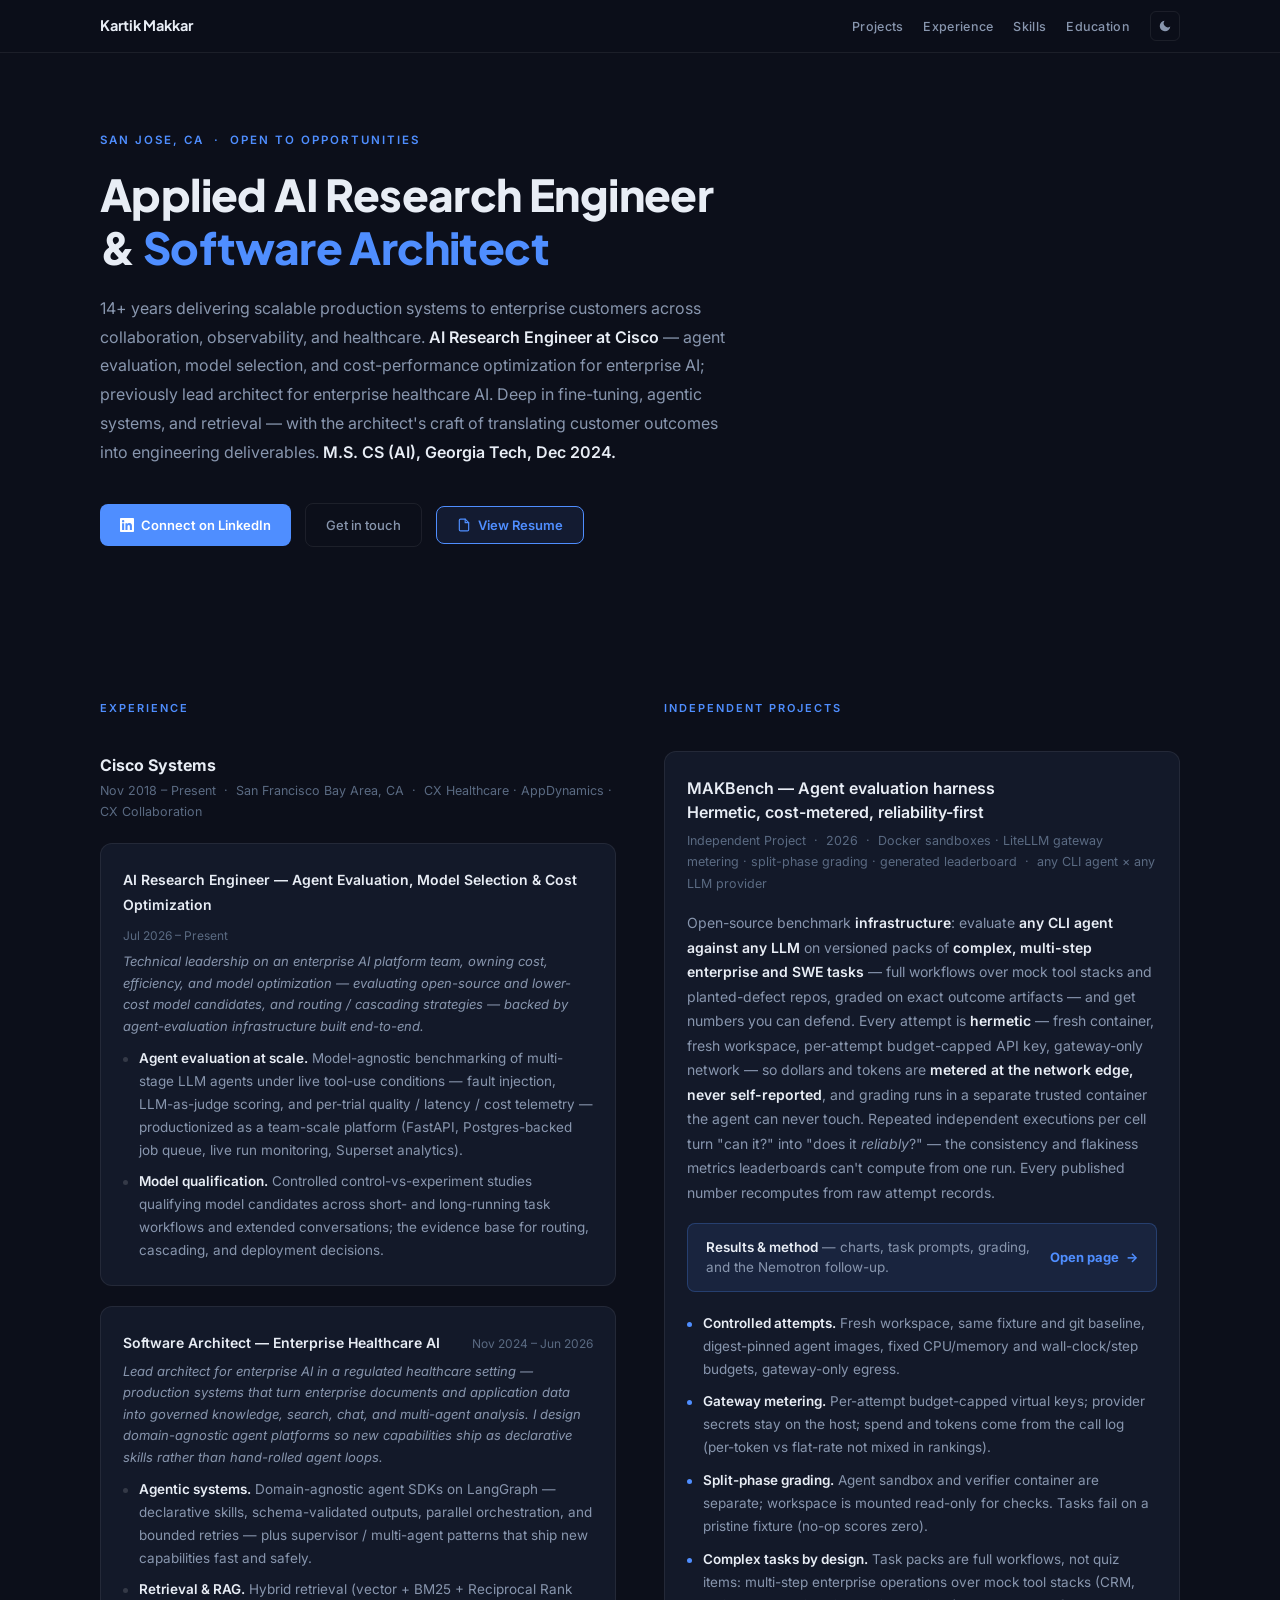
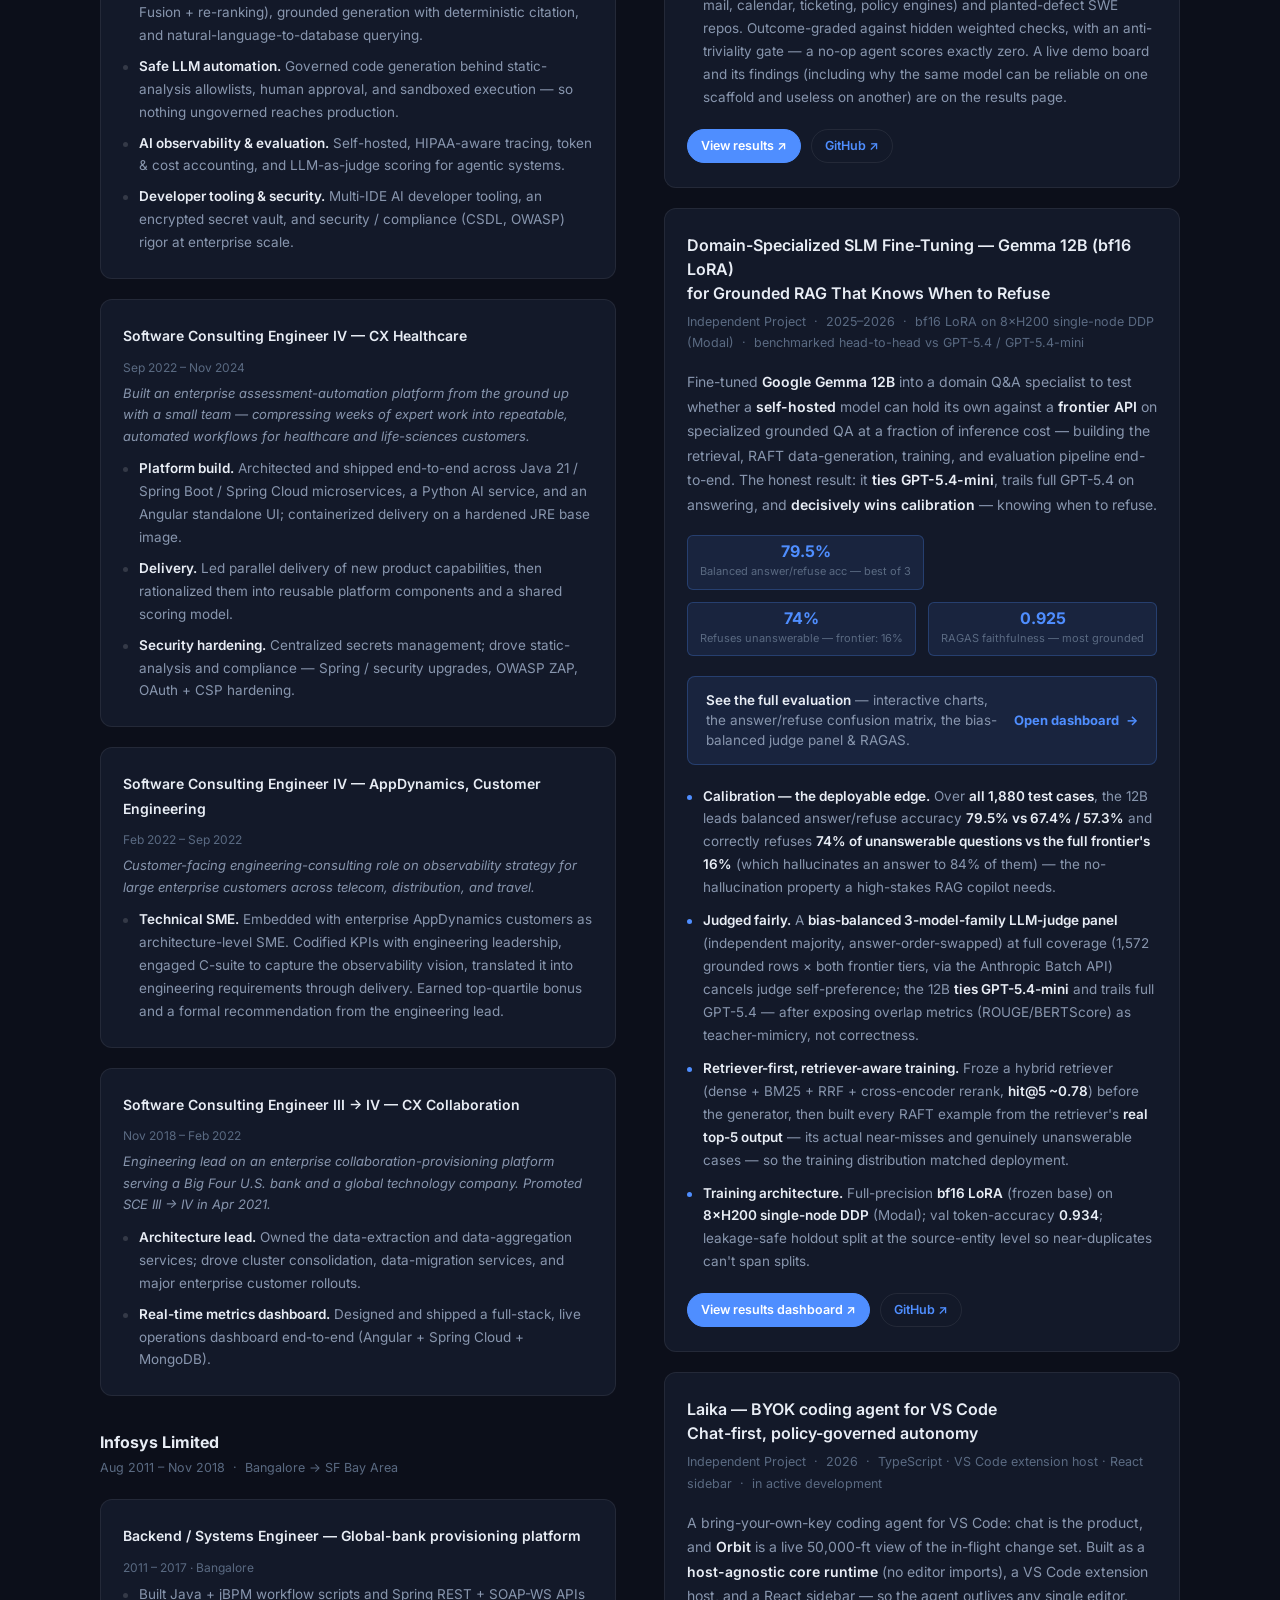
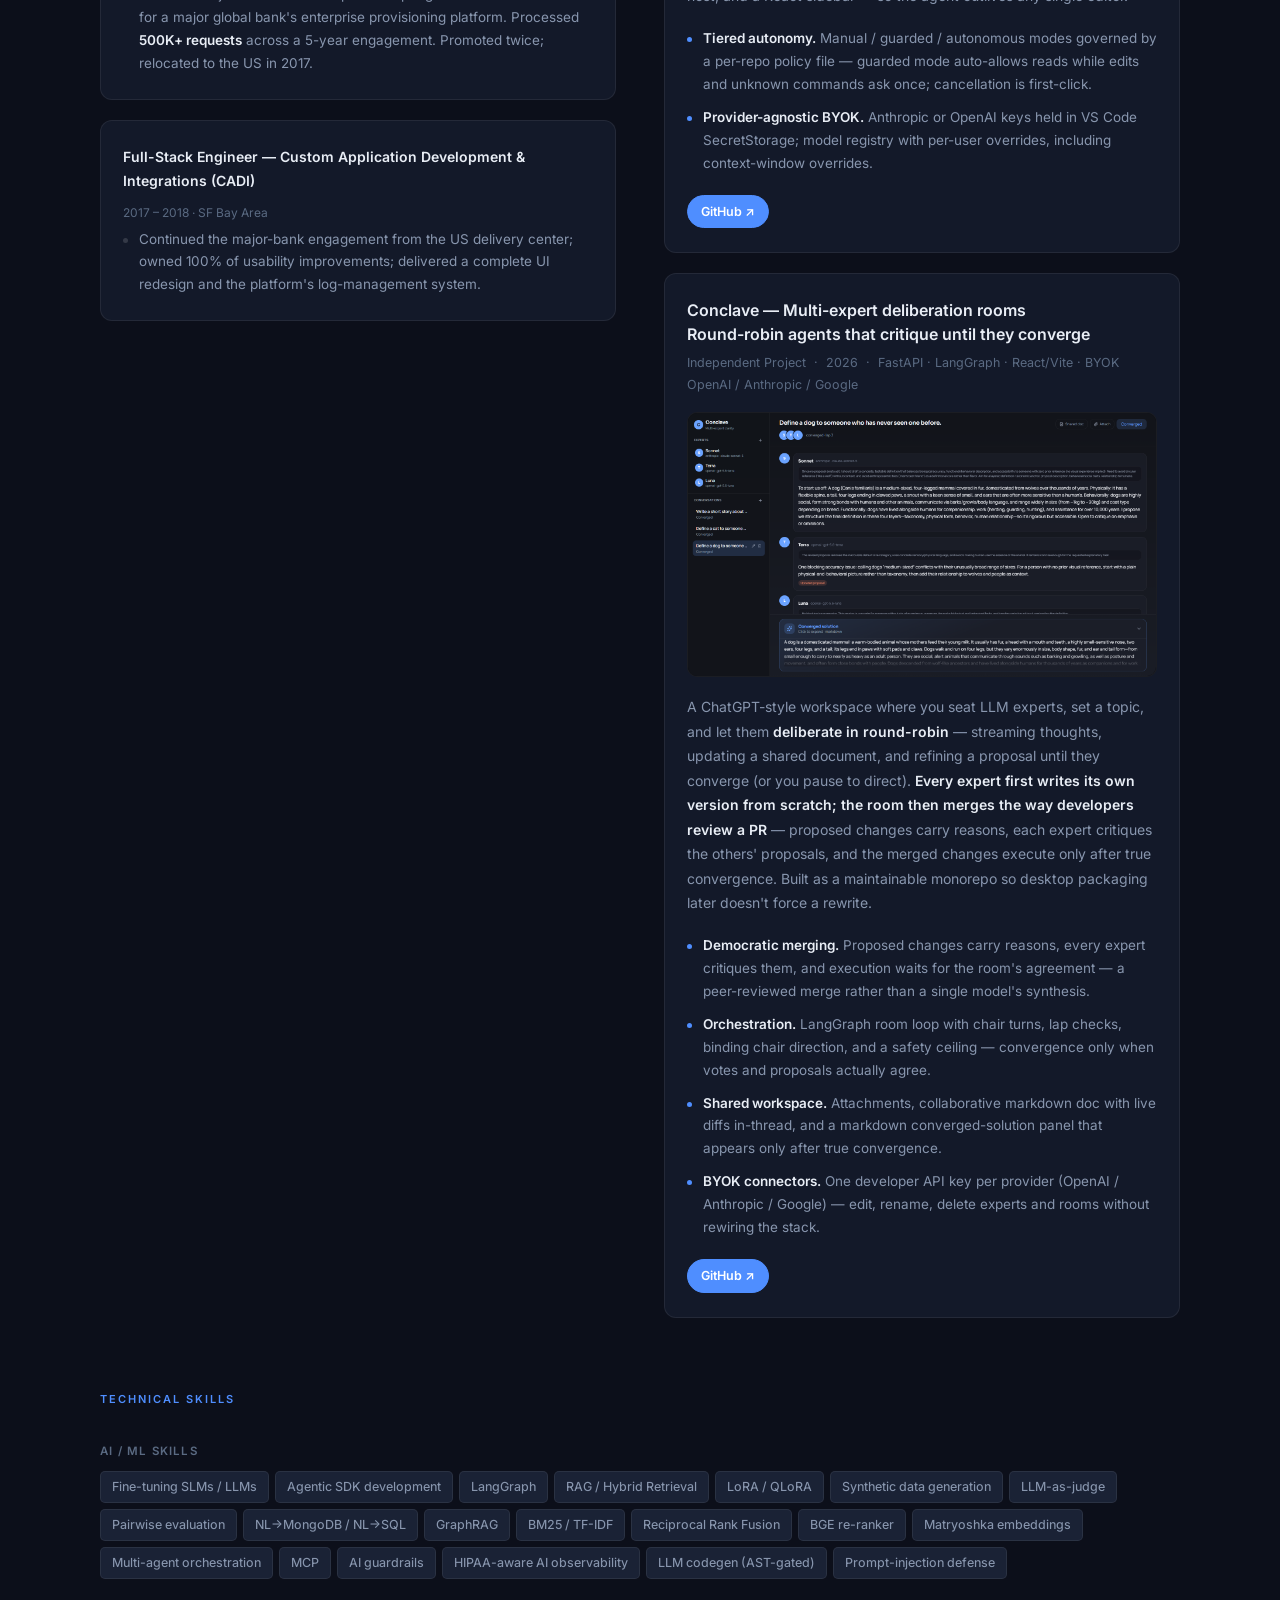
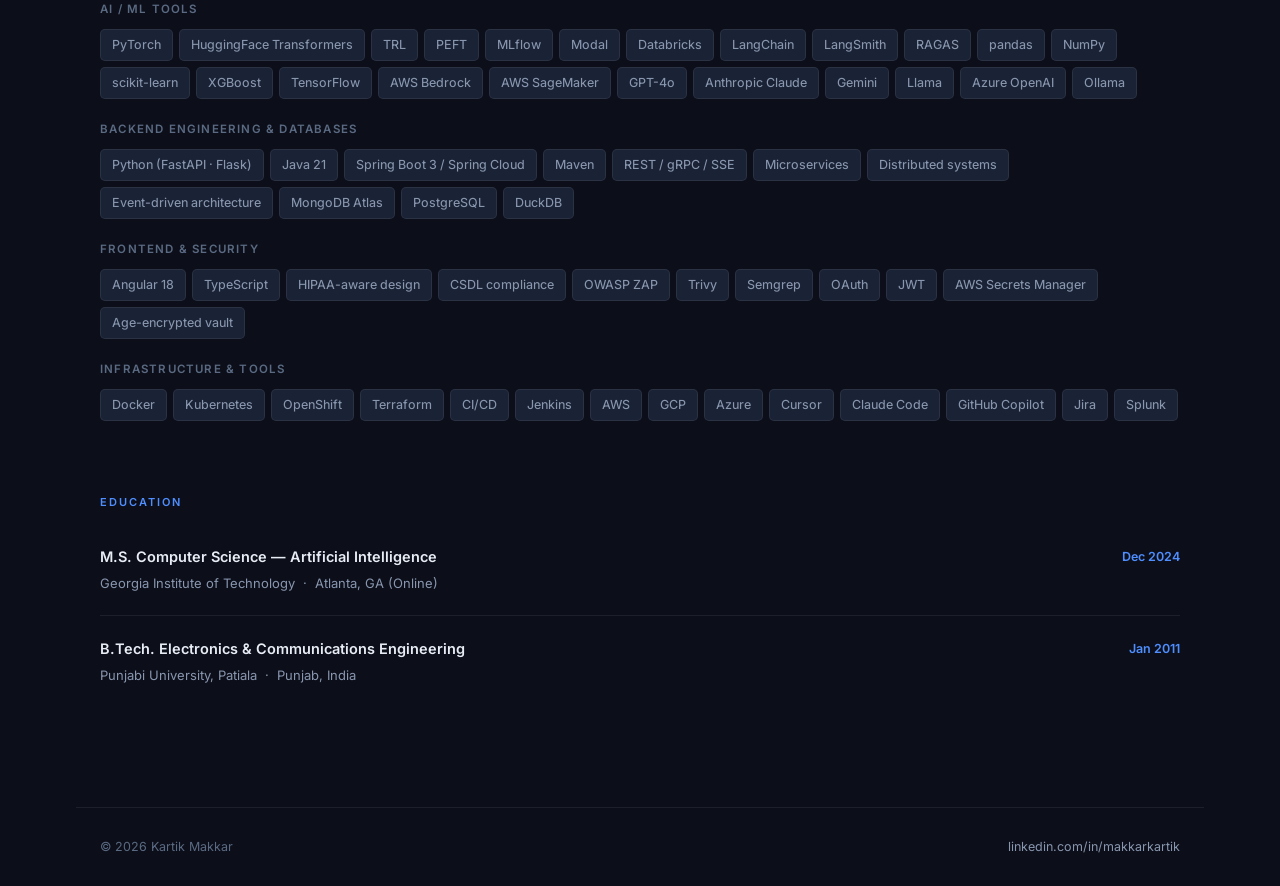
<file: index.html>
<!DOCTYPE html>
<html lang="en" data-theme="dark">
<head>
  <meta charset="UTF-8" />
  <meta name="viewport" content="width=device-width, initial-scale=1.0" />
  <link rel="icon" type="image/svg+xml" href="favicon.svg" />
  <title>Kartik Makkar — Applied AI Research Engineer & Software Architect</title>
  <meta name="description" content="Applied AI Research Engineer & Software Architect with 14+ years delivering scalable production systems. AI Research Engineer at Cisco — agent evaluation, model selection, cost-performance. M.S. CS (AI), Georgia Tech." />
  <link rel="preconnect" href="https://fonts.googleapis.com" />
  <link href="https://fonts.googleapis.com/css2?family=Inter:wght@300;400;500;600;700&family=Plus+Jakarta+Sans:wght@600;700;800&display=swap" rel="stylesheet" />
  <style>
    /* ── TOKENS ─────────────────────────────────────────── */
    :root {
      --max: 1080px;
      --radius: 8px;
      --transition: 200ms ease;
    }

    [data-theme="dark"] {
      --bg:        #0c0f1a;
      --surface:   #131929;
      --surface2:  #1a2235;
      --border:    rgba(255,255,255,0.07);
      --border-hv: rgba(255,255,255,0.14);
      --text:      #e8edf5;
      --text-2:    #8896ae;
      --text-3:    #5a6a82;
      --accent:    #4f8eff;
      --accent-bg: rgba(79,142,255,0.1);
      --accent-glow: rgba(79,142,255,0.25);
      --nav-bg:    rgba(12,15,26,0.85);
    }

    [data-theme="light"] {
      --bg:        #fafbff;
      --surface:   #ffffff;
      --surface2:  #f1f4fb;
      --border:    #e4e8f2;
      --border-hv: #c8d0e8;
      --text:      #0d1527;
      --text-2:    #4a5568;
      --text-3:    #8896ae;
      --accent:    #1F3A93;
      --accent-bg: #eef2ff;
      --accent-glow: rgba(31,58,147,0.15);
      --nav-bg:    rgba(250,251,255,0.88);
    }

    /* ── RESET ──────────────────────────────────────────── */
    *, *::before, *::after { box-sizing: border-box; margin: 0; padding: 0; }
    html { scroll-behavior: smooth; }
    body {
      font-family: 'Inter', system-ui, sans-serif;
      font-size: 15px;
      line-height: 1.75;
      color: var(--text);
      background: var(--bg);
      transition: background var(--transition), color var(--transition);
      -webkit-font-smoothing: antialiased;
      -webkit-user-select: none;
      -ms-user-select: none;
      user-select: none;
    }

    /* ── NAV ────────────────────────────────────────────── */
    nav {
      position: fixed;
      top: 0; left: 0; right: 0;
      z-index: 100;
      background: var(--nav-bg);
      backdrop-filter: blur(16px);
      -webkit-backdrop-filter: blur(16px);
      border-bottom: 1px solid var(--border);
      transition: background var(--transition);
    }
    .nav-inner {
      max-width: calc(var(--max) + 48px);
      margin: 0 auto;
      padding: 0 24px;
      height: 52px;
      display: flex;
      align-items: center;
      justify-content: space-between;
    }
    .nav-brand {
      font-family: 'Plus Jakarta Sans', sans-serif;
      font-size: 14.5px;
      font-weight: 700;
      color: var(--text);
      text-decoration: none;
      letter-spacing: -.1px;
    }
    .nav-right { display: flex; align-items: center; gap: 20px; }
    .nav-links { display: flex; gap: 20px; list-style: none; }
    .nav-links a {
      color: var(--text-2);
      text-decoration: none;
      font-size: 12.5px;
      font-weight: 500;
      letter-spacing: .3px;
      transition: color var(--transition);
    }
    .nav-links a:hover { color: var(--text); }

    /* theme toggle */
    .theme-btn {
      background: none;
      border: 1px solid var(--border);
      color: var(--text-2);
      cursor: pointer;
      width: 30px; height: 30px;
      border-radius: 6px;
      display: flex; align-items: center; justify-content: center;
      transition: all var(--transition);
      flex-shrink: 0;
    }
    .theme-btn:hover { border-color: var(--border-hv); color: var(--text); }
    .theme-btn svg { width: 14px; height: 14px; fill: currentColor; }
    .icon-sun { display: none; }
    .icon-moon { display: block; }
    [data-theme="light"] .icon-sun { display: block; }
    [data-theme="light"] .icon-moon { display: none; }

    /* ── HERO ───────────────────────────────────────────── */
    header {
      padding: 130px 24px 80px;
      max-width: calc(var(--max) + 48px);
      margin: 0 auto;
    }
    .hero-eyebrow {
      font-size: 11.5px;
      font-weight: 600;
      letter-spacing: 2px;
      text-transform: uppercase;
      color: var(--accent);
      margin-bottom: 18px;
    }
    header h1 {
      font-family: 'Plus Jakarta Sans', sans-serif;
      font-size: clamp(1.9rem, 4.5vw, 2.75rem);
      font-weight: 800;
      line-height: 1.2;
      letter-spacing: -.6px;
      color: var(--text);
      margin-bottom: 20px;
    }
    header h1 em {
      font-style: normal;
      color: var(--accent);
    }
    .hero-summary {
      font-size: 16px;
      color: var(--text-2);
      line-height: 1.8;
      max-width: 640px;
      margin-bottom: 36px;
    }
    .hero-summary strong { color: var(--text); font-weight: 600; }

    .hero-actions { display: flex; align-items: center; gap: 14px; flex-wrap: wrap; }
    .btn-primary {
      display: inline-flex; align-items: center; gap: 7px;
      padding: 10px 20px;
      background: var(--accent);
      color: #fff;
      border-radius: var(--radius);
      font-size: 13px; font-weight: 600;
      text-decoration: none;
      transition: opacity var(--transition), transform var(--transition);
    }
    .btn-primary:hover { opacity: .88; transform: translateY(-1px); }
    .btn-ghost {
      display: inline-flex; align-items: center; gap: 7px;
      padding: 10px 20px;
      background: transparent;
      color: var(--text-2);
      border: 1px solid var(--border);
      border-radius: var(--radius);
      font-size: 13px; font-weight: 500;
      text-decoration: none;
      transition: all var(--transition);
    }
    .btn-ghost:hover { border-color: var(--border-hv); color: var(--text); }
    .btn-accent {
      display: inline-flex; align-items: center; gap: 7px;
      padding: 10px 20px;
      background: var(--accent-bg);
      color: var(--accent);
      border: 1px solid var(--accent);
      border-radius: var(--radius);
      font-size: 13px; font-weight: 600;
      text-decoration: none; cursor: pointer; font-family: inherit;
      transition: all var(--transition);
    }
    .btn-accent:hover { background: var(--accent); color: #fff; transform: translateY(-1px); }
    .btn-accent svg { width: 14px; height: 14px; }

    /* stats strip */
    .stats {
      display: flex;
      gap: 0;
      margin-top: 52px;
      padding-top: 32px;
      border-top: 1px solid var(--border);
      flex-wrap: wrap;
    }
    .stat {
      flex: 1;
      min-width: 120px;
      padding-right: 32px;
    }
    .stat-num {
      font-family: 'Plus Jakarta Sans', sans-serif;
      font-size: 1.9rem;
      font-weight: 800;
      color: var(--text);
      line-height: 1;
      letter-spacing: -.5px;
    }
    .stat-label {
      font-size: 12px;
      color: var(--text-3);
      margin-top: 5px;
      letter-spacing: .2px;
    }

    /* ── MAIN ───────────────────────────────────────────── */
    main {
      max-width: calc(var(--max) + 48px);
      margin: 0 auto;
      padding: 0 24px 100px;
    }

    /* ── SECTION ────────────────────────────────────────── */
    section { padding-top: 72px; }

    /* ── SPLIT LAYOUT: projects + experience side by side ── */
    .split {
      display: grid;
      grid-template-columns: 1fr 1fr;
      gap: 0 48px;
      align-items: start;
    }
    /* experience leads: left column on desktop, first on mobile */
    .split #experience { order: -1; }
    /* slightly tighter type inside the columns */
    .split .research-card { padding: 24px 22px; }
    .split .research-body { font-size: 14px; }
    .split .research-bullets li { font-size: 13.5px; }
    .split .metric { padding: 7px 12px; }
    .split .metric-val { font-size: 16px; }
    .split .tl-role-desc { font-size: 13px; }
    .split .tl-bullets li { font-size: 13.5px; }

    /* experience roles become cards, matching the project cards */
    .split .tl-company { padding-left: 0; margin-bottom: 32px; }
    .split .tl-company::before { display: none; }
    .split .tl-dot { display: none; }
    .split .tl-divider { display: none; }
    .split .tl-roles { gap: 20px; }
    .split .tl-role {
      background: var(--surface);
      border: 1px solid var(--border);
      border-radius: 12px;
      padding: 24px 22px;
      transition: border-color var(--transition);
    }
    .split .tl-role:hover { border-color: var(--border-hv); }

    @media (max-width: 980px) {
      .split { grid-template-columns: 1fr; }
    }

    .section-label {
      font-size: 11px;
      font-weight: 600;
      letter-spacing: 2px;
      text-transform: uppercase;
      color: var(--accent);
      margin-bottom: 32px;
    }

    /* ── PROJECTS ───────────────────────────────────────── */
    .projects-list {
      display: flex;
      flex-direction: column;
      gap: 20px;
    }
    .project-shot {
      width: 100%;
      height: auto;
      border-radius: 10px;
      border: 1px solid var(--border);
      margin: 0 0 18px;
      display: block;
      background: #0a0c12;
    }
    @media (max-width: 720px) {
      .research-card { padding: 22px 18px; }
    }

    /* ── RESEARCH CARD ──────────────────────────────────── */
    .research-card {
      background: var(--surface);
      border: 1px solid var(--border);
      border-radius: 12px;
      padding: 30px 32px;
      transition: border-color var(--transition);
    }
    .research-card:hover { border-color: var(--border-hv); }
    .research-title {
      font-size: 16px;
      font-weight: 600;
      color: var(--text);
      line-height: 1.5;
      margin-bottom: 6px;
    }
    .research-meta { font-size: 12.5px; color: var(--text-3); margin-bottom: 16px; }
    .research-body { font-size: 14.5px; color: var(--text-2); line-height: 1.75; margin-bottom: 18px; }
    .research-body strong { color: var(--text); font-weight: 600; }

    .metrics {
      display: flex; gap: 12px; flex-wrap: wrap;
      margin-bottom: 20px;
    }
    .metric {
      background: var(--accent-bg);
      border: 1px solid var(--accent-glow);
      border-radius: 6px;
      padding: 8px 14px;
      text-align: center;
    }
    .metric-val { font-size: 18px; font-weight: 700; color: var(--accent); line-height: 1; }
    .metric-lbl { font-size: 11px; color: var(--text-3); margin-top: 3px; }

    .research-bullets { padding-left: 0; list-style: none; display: flex; flex-direction: column; gap: 10px; }
    .research-bullets li {
      font-size: 14px;
      color: var(--text-2);
      line-height: 1.7;
      padding-left: 16px;
      position: relative;
    }
    .research-bullets li::before {
      content: '';
      position: absolute; left: 0; top: 10px;
      width: 5px; height: 5px;
      border-radius: 50%;
      background: var(--accent);
    }
    .research-bullets li strong { color: var(--text); font-weight: 600; }

    .card-links { display: flex; gap: 10px; margin-top: 20px; flex-wrap: wrap; }
    .card-link {
      font-size: 12.5px; font-weight: 600;
      color: var(--accent);
      text-decoration: none;
      border: 1px solid var(--border);
      padding: 5px 13px;
      border-radius: 20px;
      transition: all var(--transition);
    }
    .card-link:hover { background: var(--accent-bg); border-color: var(--accent-glow); }
    .card-link.primary { background: var(--accent); border-color: var(--accent); color: #fff; }
    .card-link.primary:hover { filter: brightness(1.08); box-shadow: 0 4px 16px var(--accent-glow); }

    /* drill-down to results: clickable metrics + an encouraging CTA banner */
    a.metrics-link { display: block; text-decoration: none; }
    a.metrics-link .metric { transition: all var(--transition); }
    a.metrics-link:hover .metric { border-color: var(--accent); transform: translateY(-2px); }
    .results-cta {
      display: flex; align-items: center; justify-content: space-between; gap: 16px;
      background: var(--accent-bg); border: 1px solid var(--accent-glow); border-radius: 8px;
      padding: 13px 18px; margin: 0 0 20px; text-decoration: none; transition: all var(--transition);
    }
    .results-cta:hover { border-color: var(--accent); box-shadow: 0 6px 22px var(--accent-glow); transform: translateY(-1px); }
    .results-cta .rc-text { font-size: 13.5px; color: var(--text-2); line-height: 1.5; }
    .results-cta .rc-text strong { color: var(--text); font-weight: 600; }
    .results-cta .rc-go { font-size: 13px; font-weight: 700; color: var(--accent); white-space: nowrap; display: inline-flex; align-items: center; gap: 7px; }
    .results-cta .arrow { display: inline-block; transition: transform var(--transition); }
    .results-cta:hover .arrow { transform: translateX(4px); }
    @media (max-width: 560px) { .results-cta { flex-direction: column; align-items: flex-start; gap: 8px; } }

    /* résumé viewer modal */
    .modal.modal-viewer { max-width: min(920px, 94vw); width: 100%; }
    .resume-frame-wrap { margin-top: 12px; border: 1px solid var(--border); border-radius: 8px; overflow: hidden; background: #525659; }
    .resume-frame { width: 100%; height: min(78vh, 1000px); border: 0; display: block; }
    .viewer-note { font-size: 12px; color: var(--text-3); margin-top: 10px; text-align: center; }
    .modal-head-actions { display: flex; align-items: center; gap: 14px; flex-shrink: 0; }
    .viewer-open { font-size: 12.5px; font-weight: 600; color: var(--accent); text-decoration: none; white-space: nowrap; display: inline-flex; align-items: center; gap: 4px; }
    .viewer-open:hover { text-decoration: underline; }

    /* ── TIMELINE ───────────────────────────────────────── */
    .timeline { display: flex; flex-direction: column; gap: 0; }

    .tl-company {
      position: relative;
      padding-left: 28px;
      margin-bottom: 44px;
    }
    .tl-company::before {
      content: '';
      position: absolute; left: 5px; top: 8px; bottom: -44px;
      width: 1px;
      background: var(--border);
    }
    .tl-company:last-child::before { display: none; }
    .tl-dot {
      position: absolute; left: 0; top: 6px;
      width: 11px; height: 11px;
      border-radius: 50%;
      background: var(--accent);
      box-shadow: 0 0 0 3px var(--accent-bg);
    }

    .tl-company-header { margin-bottom: 4px; }
    .tl-company-name { font-size: 16px; font-weight: 700; color: var(--text); }
    .tl-company-meta { font-size: 12.5px; color: var(--text-3); margin-top: 1px; }

    .tl-roles { margin-top: 20px; display: flex; flex-direction: column; gap: 24px; }

    .tl-role {}
    .tl-role-header {
      display: flex; justify-content: space-between;
      align-items: baseline; gap: 8px; flex-wrap: wrap;
      margin-bottom: 5px;
    }
    .tl-role-title { font-size: 14px; font-weight: 600; color: var(--text); }
    .tl-role-dates { font-size: 12px; color: var(--text-3); white-space: nowrap; }
    .tl-role-desc {
      font-size: 13.5px; color: var(--text-2);
      font-style: italic; line-height: 1.65;
      margin-bottom: 10px;
    }
    .tl-bullets { padding-left: 0; list-style: none; display: flex; flex-direction: column; gap: 8px; }
    .tl-bullets li {
      font-size: 14px; color: var(--text-2);
      line-height: 1.7;
      padding-left: 16px;
      position: relative;
    }
    .tl-bullets li::before {
      content: '';
      position: absolute; left: 0; top: 10px;
      width: 5px; height: 5px;
      border-radius: 50%;
      background: var(--border-hv);
    }
    .tl-bullets li strong { color: var(--text); font-weight: 600; }

    .tl-divider {
      border: none;
      border-top: 1px solid var(--border);
      margin: 24px 0;
    }

    /* ── SKILLS ─────────────────────────────────────────── */
    .skills-grid { display: flex; flex-direction: column; gap: 20px; }
    .skill-group {}
    .skill-group-label {
      font-size: 11.5px; font-weight: 600;
      letter-spacing: 1.2px; text-transform: uppercase;
      color: var(--text-3); margin-bottom: 10px;
    }
    .skill-tags { display: flex; flex-wrap: wrap; gap: 6px; }
    .tag {
      background: var(--surface2);
      color: var(--text-2);
      font-size: 12.5px;
      font-weight: 450;
      padding: 4px 11px;
      border-radius: 5px;
      border: 1px solid var(--border);
      transition: all var(--transition);
    }
    .tag:hover { border-color: var(--border-hv); color: var(--text); }

    /* ── EDUCATION ──────────────────────────────────────── */
    .edu-list { display: flex; flex-direction: column; gap: 0; }
    .edu-row {
      display: flex; justify-content: space-between;
      align-items: flex-start; gap: 16px; flex-wrap: wrap;
      padding: 20px 0;
      border-bottom: 1px solid var(--border);
    }
    .edu-row:first-child { padding-top: 0; }
    .edu-row:last-child { border-bottom: none; }
    .edu-degree { font-size: 14.5px; font-weight: 600; color: var(--text); }
    .edu-school { font-size: 13px; color: var(--text-2); margin-top: 3px; }
    .edu-year { font-size: 12.5px; color: var(--accent); font-weight: 600; white-space: nowrap; margin-top: 2px; }

    /* ── FOOTER ─────────────────────────────────────────── */
    footer {
      border-top: 1px solid var(--border);
      padding: 28px 24px;
      max-width: calc(var(--max) + 48px);
      margin: 0 auto;
      display: flex; justify-content: space-between;
      align-items: center; flex-wrap: wrap; gap: 12px;
      font-size: 12.5px; color: var(--text-3);
    }
    footer a { color: var(--text-2); text-decoration: none; transition: color var(--transition); }
    footer a:hover { color: var(--text); }

    /* ── SCROLL ANIMATIONS ──────────────────────────────── */
    .fade-up {
      opacity: 0;
      transform: translateY(18px);
      transition: opacity 500ms ease, transform 500ms ease;
    }
    .fade-up.visible {
      opacity: 1;
      transform: translateY(0);
    }

    /* ── RÉSUMÉ REQUEST MODAL ───────────────────────────── */
    /* Form fields must stay selectable/typeable despite the global
       copy-deterrence (user-select:none on body, blocked selectstart). */
    .modal input, .modal textarea {
      -webkit-user-select: text; -ms-user-select: text; user-select: text;
    }
    .modal-overlay {
      position: fixed; inset: 0; z-index: 200;
      display: none;
      align-items: center; justify-content: center;
      padding: 24px;
      background: rgba(4,6,12,0.66);
      backdrop-filter: blur(4px);
      -webkit-backdrop-filter: blur(4px);
    }
    .modal-overlay.open { display: flex; }
    .modal {
      background: var(--surface);
      border: 1px solid var(--border);
      border-radius: 12px;
      padding: 28px 28px 24px;
      width: 100%; max-width: 440px;
      box-shadow: 0 24px 60px rgba(0,0,0,0.45);
    }
    .modal-head { display: flex; justify-content: space-between; align-items: flex-start; gap: 12px; margin-bottom: 6px; }
    .modal-title { font-family: 'Plus Jakarta Sans', sans-serif; font-size: 18px; font-weight: 700; color: var(--text); }
    .modal-sub { font-size: 13px; color: var(--text-2); line-height: 1.6; margin-bottom: 20px; }
    .modal-close {
      background: none; border: none; color: var(--text-3); cursor: pointer;
      font-size: 22px; line-height: 1; padding: 0; flex-shrink: 0;
      transition: color var(--transition);
    }
    .modal-close:hover { color: var(--text); }
    .field { margin-bottom: 14px; }
    .field label { display: block; font-size: 12px; color: var(--text-2); margin-bottom: 6px; font-weight: 500; }
    .field input, .field textarea {
      width: 100%;
      background: var(--surface2);
      border: 1px solid var(--border);
      border-radius: 7px;
      padding: 9px 12px;
      color: var(--text);
      font-family: inherit; font-size: 13.5px;
      transition: border-color var(--transition);
    }
    .field input:focus, .field textarea:focus { outline: none; border-color: var(--accent); }
    .field textarea { resize: vertical; min-height: 64px; }
    .modal .btn-primary { width: 100%; justify-content: center; border: none; cursor: pointer; font-family: inherit; }
    .modal .btn-primary:disabled { opacity: .6; cursor: default; transform: none; }
    .form-note { font-size: 11px; color: var(--text-3); line-height: 1.6; margin-top: 12px; }
    .form-status { font-size: 13px; margin-top: 14px; line-height: 1.6; display: none; }
    .form-status.show { display: block; }
    .form-status.ok { color: #4ad295; }
    .form-status.err { color: #ff6b6b; }

    /* ── RESPONSIVE ─────────────────────────────────────── */
    @media (max-width: 600px) {
      .nav-links { display: none; }
      header { padding-top: 100px; }
      .stats { gap: 20px; }
      .stat { min-width: 100px; }
      .research-card { padding: 22px 20px; }
      .metrics { gap: 8px; }

      /* résumé viewer → full-screen sheet so the PDF gets the whole screen */
      .modal-overlay { padding: 0; }
      .modal.modal-viewer {
        max-width: 100%; width: 100%;
        height: 100vh; height: 100dvh;            /* dvh: accounts for the iOS Safari toolbar */
        border-radius: 0;
        padding: calc(12px + env(safe-area-inset-top)) 14px calc(10px + env(safe-area-inset-bottom));
        display: flex; flex-direction: column;
      }
      .modal.modal-viewer .modal-head { flex: 0 0 auto; }
      .modal.modal-viewer .resume-frame-wrap { flex: 1 1 auto; min-height: 0; margin-top: 10px; }
      .modal.modal-viewer .resume-frame { height: 100%; }
      .modal.modal-viewer .viewer-note { margin-top: 8px; font-size: 11px; }
    }
  </style>
</head>
<body>

<!-- NAV -->
<nav>
  <div class="nav-inner">
    <a href="#" class="nav-brand">Kartik Makkar</a>
    <div class="nav-right">
      <ul class="nav-links">
        <li><a href="#projects">Projects</a></li>
        <li><a href="#experience">Experience</a></li>
        <li><a href="#skills">Skills</a></li>
        <li><a href="#education">Education</a></li>
      </ul>
      <button class="theme-btn" onclick="toggleTheme()" aria-label="Toggle theme">
        <svg class="icon-moon" viewBox="0 0 24 24"><path d="M21 12.79A9 9 0 1 1 11.21 3a7 7 0 0 0 9.79 9.79z"/></svg>
        <svg class="icon-sun" viewBox="0 0 24 24"><path d="M12 18a6 6 0 1 1 0-12 6 6 0 0 1 0 12zm0-2a4 4 0 1 0 0-8 4 4 0 0 0 0 8zM11 1h2v3h-2V1zm0 19h2v3h-2v-3zM3.515 4.929l1.414-1.414L7.05 5.636 5.636 7.05 3.515 4.93zM16.95 18.364l1.414-1.414 2.121 2.121-1.414 1.414-2.121-2.121zm2.121-14.85l1.414 1.415-2.121 2.121-1.414-1.414 2.121-2.121zM5.636 16.95l1.414 1.414-2.121 2.121-1.414-1.414 2.121-2.121zM23 11v2h-3v-2h3zM4 11v2H1v-2h4z"/></svg>
      </button>
    </div>
  </div>
</nav>

<!-- HERO -->
<header>
  <p class="hero-eyebrow fade-up">San Jose, CA &nbsp;·&nbsp; Open to opportunities</p>
  <h1 class="fade-up">Applied AI Research Engineer<br>&amp; <em>Software Architect</em></h1>
  <p class="hero-summary fade-up">
    14+ years delivering scalable production systems to enterprise customers across
    collaboration, observability, and healthcare. <strong>AI Research Engineer at Cisco</strong> —
    agent evaluation, model selection, and cost-performance optimization for enterprise AI;
    previously lead architect for enterprise healthcare AI. Deep in fine-tuning, agentic
    systems, and retrieval — with the architect's craft of translating customer outcomes
    into engineering deliverables.
    <strong>M.S. CS (AI), Georgia Tech, Dec 2024.</strong>
  </p>
  <div class="hero-actions fade-up">
    <a href="https://linkedin.com/in/makkarkartik" target="_blank" rel="noopener" class="btn-primary">
      <svg width="14" height="14" viewBox="0 0 24 24" fill="currentColor"><path d="M20.447 20.452h-3.554v-5.569c0-1.328-.027-3.037-1.852-3.037-1.853 0-2.136 1.445-2.136 2.939v5.667H9.351V9h3.414v1.561h.046c.477-.9 1.637-1.85 3.37-1.85 3.601 0 4.267 2.37 4.267 5.455v6.286zM5.337 7.433a2.062 2.062 0 0 1-2.063-2.065 2.064 2.064 0 1 1 2.063 2.065zm1.782 13.019H3.555V9h3.564v11.452zM22.225 0H1.771C.792 0 0 .774 0 1.729v20.542C0 23.227.792 24 1.771 24h20.451C23.2 24 24 23.227 24 22.271V1.729C24 .774 23.2 0 22.222 0h.003z"/></svg>
      Connect on LinkedIn
    </a>
    <a href="mailto:kartikmakkar.in@gmail.com" class="btn-ghost">
      Get in touch
    </a>
    <button type="button" class="btn-accent" onclick="openResumeModal()">
      <svg viewBox="0 0 24 24" fill="none" stroke="currentColor" stroke-width="2" stroke-linecap="round" stroke-linejoin="round"><path d="M14 2H6a2 2 0 0 0-2 2v16a2 2 0 0 0 2 2h12a2 2 0 0 0 2-2V8z"/><polyline points="14 2 14 8 20 8"/></svg>
      View Resume
    </button>
  </div>

</header>

<main>

  <div class="split">

  <!-- PROJECTS -->
  <section id="projects">
    <p class="section-label fade-up">Independent Projects</p>

    <div class="projects-list">

    <article class="research-card fade-up">
      <p class="research-title">MAKBench — Agent evaluation harness<br>Hermetic, cost-metered, reliability-first</p>
      <p class="research-meta">Independent Project &nbsp;·&nbsp; 2026 &nbsp;·&nbsp; Docker sandboxes · LiteLLM gateway metering · split-phase grading · generated leaderboard &nbsp;·&nbsp; any CLI agent × any LLM provider</p>

      <p class="research-body">
        Open-source benchmark <strong>infrastructure</strong>: evaluate <strong>any CLI agent against any LLM</strong>
        on versioned packs of <strong>complex, multi-step enterprise and SWE tasks</strong> — full workflows over
        mock tool stacks and planted-defect repos, graded on exact outcome artifacts — and get numbers you can
        defend. Every attempt is <strong>hermetic</strong> — fresh container, fresh workspace, per-attempt
        budget-capped API key, gateway-only network — so dollars and tokens are <strong>metered at the network
        edge, never self-reported</strong>, and grading runs in a separate trusted container the agent can never
        touch. Repeated independent executions per cell turn "can it?" into "does it <em>reliably</em>?" — the
        consistency and flakiness metrics leaderboards can't compute from one run. Every published number
        recomputes from raw attempt records.
      </p>

      <a class="results-cta" href="makbench.html">
        <span class="rc-text"><strong>Results &amp; method</strong> — charts, task prompts, grading, and the Nemotron follow-up.</span>
        <span class="rc-go">Open page <span class="arrow">→</span></span>
      </a>

      <ul class="research-bullets">
        <li><strong>Controlled attempts.</strong> Fresh workspace, same fixture and git baseline, digest-pinned agent images, fixed CPU/memory and wall-clock/step budgets, gateway-only egress.</li>
        <li><strong>Gateway metering.</strong> Per-attempt budget-capped virtual keys; provider secrets stay on the host; spend and tokens come from the call log (per-token vs flat-rate not mixed in rankings).</li>
        <li><strong>Split-phase grading.</strong> Agent sandbox and verifier container are separate; workspace is mounted read-only for checks. Tasks fail on a pristine fixture (no-op scores zero).</li>
        <li><strong>Complex tasks by design.</strong> Task packs are full workflows, not quiz items: multi-step enterprise operations over mock tool stacks (CRM, mail, calendar, ticketing, policy engines) and planted-defect SWE repos. Outcome-graded against hidden weighted checks, with an anti-triviality gate — a no-op agent scores exactly zero. A live demo board and its findings (including why the same model can be reliable on one scaffold and useless on another) are on the results page.</li>
      </ul>

      <div class="card-links">
        <a href="makbench.html" class="card-link primary">View results ↗</a>
        <a href="https://github.com/makkarkartik/makbench" class="card-link">GitHub ↗</a>
      </div>
    </article>


    <article class="research-card fade-up">
      <p class="research-title">Domain-Specialized SLM Fine-Tuning — Gemma 12B (bf16 LoRA)<br>for Grounded RAG That Knows When to Refuse</p>
      <p class="research-meta">Independent Project &nbsp;·&nbsp; 2025–2026 &nbsp;·&nbsp; bf16 LoRA on 8×H200 single-node DDP (Modal) &nbsp;·&nbsp; benchmarked head-to-head vs GPT-5.4 / GPT-5.4-mini</p>

      <p class="research-body">
        Fine-tuned <strong>Google Gemma 12B</strong> into a domain Q&amp;A specialist to test whether a
        <strong>self-hosted</strong> model can hold its own against a <strong>frontier API</strong> on specialized
        grounded QA at a fraction of inference cost — building the retrieval, RAFT data-generation, training, and
        evaluation pipeline end-to-end. The honest result: it <strong>ties GPT-5.4-mini</strong>, trails full GPT-5.4
        on answering, and <strong>decisively wins calibration</strong> — knowing when to refuse.
      </p>

      <a class="metrics-link" href="hcft.html" aria-label="Open the full results dashboard">
      <div class="metrics">
        <div class="metric">
          <div class="metric-val">79.5%</div>
          <div class="metric-lbl">Balanced answer/refuse acc — best of 3</div>
        </div>
        <div class="metric">
          <div class="metric-val">74%</div>
          <div class="metric-lbl">Refuses unanswerable — frontier: 16%</div>
        </div>
        <div class="metric">
          <div class="metric-val">0.925</div>
          <div class="metric-lbl">RAGAS faithfulness — most grounded</div>
        </div>
      </div>
      </a>

      <a class="results-cta" href="hcft.html">
        <span class="rc-text"><strong>See the full evaluation</strong> — interactive charts, the answer/refuse confusion matrix, the bias-balanced judge panel &amp; RAGAS.</span>
        <span class="rc-go">Open dashboard <span class="arrow">→</span></span>
      </a>

      <ul class="research-bullets">
        <li><strong>Calibration — the deployable edge.</strong> Over <strong>all 1,880 test cases</strong>, the 12B leads balanced answer/refuse accuracy <strong>79.5% vs 67.4% / 57.3%</strong> and correctly refuses <strong>74% of unanswerable questions vs the full frontier's 16%</strong> (which hallucinates an answer to 84% of them) — the no-hallucination property a high-stakes RAG copilot needs.</li>
        <li><strong>Judged fairly.</strong> A <strong>bias-balanced 3-model-family LLM-judge panel</strong> (independent majority, answer-order-swapped) at full coverage (1,572 grounded rows × both frontier tiers, via the Anthropic Batch API) cancels judge self-preference; the 12B <strong>ties GPT-5.4-mini</strong> and trails full GPT-5.4 — after exposing overlap metrics (ROUGE/BERTScore) as teacher-mimicry, not correctness.</li>
        <li><strong>Retriever-first, retriever-aware training.</strong> Froze a hybrid retriever (dense + BM25 + RRF + cross-encoder rerank, <strong>hit@5 ~0.78</strong>) before the generator, then built every RAFT example from the retriever's <strong>real top-5 output</strong> — its actual near-misses and genuinely unanswerable cases — so the training distribution matched deployment.</li>
        <li><strong>Training architecture.</strong> Full-precision <strong>bf16 LoRA</strong> (frozen base) on <strong>8×H200 single-node DDP</strong> (Modal); val token-accuracy <strong>0.934</strong>; leakage-safe holdout split at the source-entity level so near-duplicates can't span splits.</li>
      </ul>

      <div class="card-links">
        <a href="hcft.html" class="card-link primary">View results dashboard ↗</a>
        <a href="https://github.com/makkarkartik/hcft-sft" class="card-link">GitHub ↗</a>
      </div>
    </article>

    <article class="research-card fade-up">
      <p class="research-title">Laika — BYOK coding agent for VS Code<br>Chat-first, policy-governed autonomy</p>
      <p class="research-meta">Independent Project &nbsp;·&nbsp; 2026 &nbsp;·&nbsp; TypeScript · VS Code extension host · React sidebar &nbsp;·&nbsp; in active development</p>

      <p class="research-body">
        A bring-your-own-key coding agent for VS Code: chat is the product, and <strong>Orbit</strong>
        is a live 50,000-ft view of the in-flight change set. Built as a <strong>host-agnostic core
        runtime</strong> (no editor imports), a VS Code extension host, and a React sidebar — so the
        agent outlives any single editor.
      </p>

      <ul class="research-bullets">
        <li><strong>Tiered autonomy.</strong> Manual / guarded / autonomous modes governed by a per-repo policy file — guarded mode auto-allows reads while edits and unknown commands ask once; cancellation is first-click.</li>
        <li><strong>Provider-agnostic BYOK.</strong> Anthropic or OpenAI keys held in VS Code SecretStorage; model registry with per-user overrides, including context-window overrides.</li>
      </ul>

      <div class="card-links">
        <a href="https://github.com/makkarkartik/laika" class="card-link primary">GitHub ↗</a>
      </div>
    </article>

    <article class="research-card fade-up">
      <p class="research-title">Conclave — Multi-expert deliberation rooms<br>Round-robin agents that critique until they converge</p>
      <p class="research-meta">Independent Project &nbsp;·&nbsp; 2026 &nbsp;·&nbsp; FastAPI · LangGraph · React/Vite · BYOK OpenAI / Anthropic / Google</p>

      <img class="project-shot" src="assets/conclave-ui.png?v=4" alt="Conclave UI — experts defining a dog for someone who has never seen one, with deliberation thread and converged solution" width="1600" height="900" loading="lazy" />

      <p class="research-body">
        A ChatGPT-style workspace where you seat LLM experts, set a topic, and let them
        <strong>deliberate in round-robin</strong> — streaming thoughts, updating a shared document,
        and refining a proposal until they converge (or you pause to direct). <strong>Every expert
        first writes its own version from scratch; the room then merges the way developers review
        a PR</strong> — proposed changes carry reasons, each expert critiques the others' proposals,
        and the merged changes execute only after true convergence. Built as a maintainable
        monorepo so desktop packaging later doesn't force a rewrite.
      </p>

      <ul class="research-bullets">
        <li><strong>Democratic merging.</strong> Proposed changes carry reasons, every expert critiques them, and execution waits for the room's agreement — a peer-reviewed merge rather than a single model's synthesis.</li>
        <li><strong>Orchestration.</strong> LangGraph room loop with chair turns, lap checks, binding chair direction, and a safety ceiling — convergence only when votes and proposals actually agree.</li>
        <li><strong>Shared workspace.</strong> Attachments, collaborative markdown doc with live diffs in-thread, and a markdown converged-solution panel that appears only after true convergence.</li>
        <li><strong>BYOK connectors.</strong> One developer API key per provider (OpenAI / Anthropic / Google) — edit, rename, delete experts and rooms without rewiring the stack.</li>
      </ul>

      <div class="card-links">
        <a href="https://github.com/makkarkartik/conclave" class="card-link primary">GitHub ↗</a>
      </div>
    </article>

    </div>
  </section>

  <!-- EXPERIENCE -->
  <section id="experience">
    <p class="section-label fade-up">Experience</p>
    <div class="timeline">

      <!-- Cisco -->
      <div class="tl-company fade-up">
        <div class="tl-dot"></div>
        <div class="tl-company-header">
          <div class="tl-company-name">Cisco Systems</div>
          <div class="tl-company-meta">Nov 2018 – Present &nbsp;·&nbsp; San Francisco Bay Area, CA &nbsp;·&nbsp; CX Healthcare · AppDynamics · CX Collaboration</div>
        </div>
        <div class="tl-roles">

          <div class="tl-role">
            <div class="tl-role-header">
              <span class="tl-role-title">AI Research Engineer — Agent Evaluation, Model Selection &amp; Cost Optimization</span>
              <span class="tl-role-dates">Jul 2026 – Present</span>
            </div>
            <p class="tl-role-desc">Technical leadership on an enterprise AI platform team, owning cost, efficiency, and model optimization — evaluating open-source and lower-cost model candidates, and routing / cascading strategies — backed by agent-evaluation infrastructure built end-to-end.</p>
            <ul class="tl-bullets">
              <li><strong>Agent evaluation at scale.</strong> Model-agnostic benchmarking of multi-stage LLM agents under live tool-use conditions — fault injection, LLM-as-judge scoring, and per-trial quality / latency / cost telemetry — productionized as a team-scale platform (FastAPI, Postgres-backed job queue, live run monitoring, Superset analytics).</li>
              <li><strong>Model qualification.</strong> Controlled control-vs-experiment studies qualifying model candidates across short- and long-running task workflows and extended conversations; the evidence base for routing, cascading, and deployment decisions.</li>
            </ul>
          </div>

          <hr class="tl-divider" />

          <div class="tl-role">
            <div class="tl-role-header">
              <span class="tl-role-title">Software Architect — Enterprise Healthcare AI</span>
              <span class="tl-role-dates">Nov 2024 – Jun 2026</span>
            </div>
            <p class="tl-role-desc">Lead architect for enterprise AI in a regulated healthcare setting — production systems that turn enterprise documents and application data into governed knowledge, search, chat, and multi-agent analysis. I design domain-agnostic agent platforms so new capabilities ship as declarative skills rather than hand-rolled agent loops.</p>
            <ul class="tl-bullets">
              <li><strong>Agentic systems.</strong> Domain-agnostic agent SDKs on LangGraph — declarative skills, schema-validated outputs, parallel orchestration, and bounded retries — plus supervisor / multi-agent patterns that ship new capabilities fast and safely.</li>
              <li><strong>Retrieval &amp; RAG.</strong> Hybrid retrieval (vector + BM25 + Reciprocal Rank Fusion + re-ranking), grounded generation with deterministic citation, and natural-language-to-database querying.</li>
              <li><strong>Safe LLM automation.</strong> Governed code generation behind static-analysis allowlists, human approval, and sandboxed execution — so nothing ungoverned reaches production.</li>
              <li><strong>AI observability &amp; evaluation.</strong> Self-hosted, HIPAA-aware tracing, token &amp; cost accounting, and LLM-as-judge scoring for agentic systems.</li>
              <li><strong>Developer tooling &amp; security.</strong> Multi-IDE AI developer tooling, an encrypted secret vault, and security / compliance (CSDL, OWASP) rigor at enterprise scale.</li>
            </ul>
          </div>

          <hr class="tl-divider" />

          <div class="tl-role">
            <div class="tl-role-header">
              <span class="tl-role-title">Software Consulting Engineer IV — CX Healthcare</span>
              <span class="tl-role-dates">Sep 2022 – Nov 2024</span>
            </div>
            <p class="tl-role-desc">Built an enterprise assessment-automation platform from the ground up with a small team — compressing weeks of expert work into repeatable, automated workflows for healthcare and life-sciences customers.</p>
            <ul class="tl-bullets">
              <li><strong>Platform build.</strong> Architected and shipped end-to-end across Java 21 / Spring Boot / Spring Cloud microservices, a Python AI service, and an Angular standalone UI; containerized delivery on a hardened JRE base image.</li>
              <li><strong>Delivery.</strong> Led parallel delivery of new product capabilities, then rationalized them into reusable platform components and a shared scoring model.</li>
              <li><strong>Security hardening.</strong> Centralized secrets management; drove static-analysis and compliance — Spring / security upgrades, OWASP ZAP, OAuth + CSP hardening.</li>
            </ul>
          </div>

          <hr class="tl-divider" />

          <div class="tl-role">
            <div class="tl-role-header">
              <span class="tl-role-title">Software Consulting Engineer IV — AppDynamics, Customer Engineering</span>
              <span class="tl-role-dates">Feb 2022 – Sep 2022</span>
            </div>
            <p class="tl-role-desc">Customer-facing engineering-consulting role on observability strategy for large enterprise customers across telecom, distribution, and travel.</p>
            <ul class="tl-bullets">
              <li><strong>Technical SME.</strong> Embedded with enterprise AppDynamics customers as architecture-level SME. Codified KPIs with engineering leadership, engaged C-suite to capture the observability vision, translated it into engineering requirements through delivery. Earned top-quartile bonus and a formal recommendation from the engineering lead.</li>
            </ul>
          </div>

          <hr class="tl-divider" />

          <div class="tl-role">
            <div class="tl-role-header">
              <span class="tl-role-title">Software Consulting Engineer III → IV — CX Collaboration</span>
              <span class="tl-role-dates">Nov 2018 – Feb 2022</span>
            </div>
            <p class="tl-role-desc">Engineering lead on an enterprise collaboration-provisioning platform serving a Big Four U.S. bank and a global technology company. Promoted SCE III → IV in Apr 2021.</p>
            <ul class="tl-bullets">
              <li><strong>Architecture lead.</strong> Owned the data-extraction and data-aggregation services; drove cluster consolidation, data-migration services, and major enterprise customer rollouts.</li>
              <li><strong>Real-time metrics dashboard.</strong> Designed and shipped a full-stack, live operations dashboard end-to-end (Angular + Spring Cloud + MongoDB).</li>
            </ul>
          </div>

        </div>
      </div>

      <!-- Infosys -->
      <div class="tl-company fade-up">
        <div class="tl-dot"></div>
        <div class="tl-company-header">
          <div class="tl-company-name">Infosys Limited</div>
          <div class="tl-company-meta">Aug 2011 – Nov 2018 &nbsp;·&nbsp; Bangalore → SF Bay Area</div>
        </div>
        <div class="tl-roles">
          <div class="tl-role">
            <div class="tl-role-header">
              <span class="tl-role-title">Backend / Systems Engineer — Global-bank provisioning platform</span>
              <span class="tl-role-dates">2011 – 2017 · Bangalore</span>
            </div>
            <ul class="tl-bullets">
              <li>Built Java + jBPM workflow scripts and Spring REST + SOAP-WS APIs for a major global bank's enterprise provisioning platform. Processed <strong>500K+ requests</strong> across a 5-year engagement. Promoted twice; relocated to the US in 2017.</li>
            </ul>
          </div>
          <hr class="tl-divider" />
          <div class="tl-role">
            <div class="tl-role-header">
              <span class="tl-role-title">Full-Stack Engineer — Custom Application Development &amp; Integrations (CADI)</span>
              <span class="tl-role-dates">2017 – 2018 · SF Bay Area</span>
            </div>
            <ul class="tl-bullets">
              <li>Continued the major-bank engagement from the US delivery center; owned 100% of usability improvements; delivered a complete UI redesign and the platform's log-management system.</li>
            </ul>
          </div>
        </div>
      </div>

    </div>
  </section>

  </div><!-- /.split -->

  <!-- SKILLS -->
  <section id="skills">
    <p class="section-label fade-up">Technical Skills</p>
    <div class="skills-grid">

      <div class="skill-group fade-up">
        <p class="skill-group-label">AI / ML Skills</p>
        <div class="skill-tags">
          <span class="tag">Fine-tuning SLMs / LLMs</span><span class="tag">Agentic SDK development</span>
          <span class="tag">LangGraph</span><span class="tag">RAG / Hybrid Retrieval</span>
          <span class="tag">LoRA / QLoRA</span><span class="tag">Synthetic data generation</span>
          <span class="tag">LLM-as-judge</span><span class="tag">Pairwise evaluation</span>
          <span class="tag">NL→MongoDB / NL→SQL</span><span class="tag">GraphRAG</span>
          <span class="tag">BM25 / TF-IDF</span><span class="tag">Reciprocal Rank Fusion</span>
          <span class="tag">BGE re-ranker</span><span class="tag">Matryoshka embeddings</span>
          <span class="tag">Multi-agent orchestration</span><span class="tag">MCP</span>
          <span class="tag">AI guardrails</span><span class="tag">HIPAA-aware AI observability</span>
          <span class="tag">LLM codegen (AST-gated)</span><span class="tag">Prompt-injection defense</span>
        </div>
      </div>

      <div class="skill-group fade-up">
        <p class="skill-group-label">AI / ML Tools</p>
        <div class="skill-tags">
          <span class="tag">PyTorch</span><span class="tag">HuggingFace Transformers</span>
          <span class="tag">TRL</span><span class="tag">PEFT</span>
          <span class="tag">MLflow</span><span class="tag">Modal</span><span class="tag">Databricks</span>
          <span class="tag">LangChain</span><span class="tag">LangSmith</span><span class="tag">RAGAS</span>
          <span class="tag">pandas</span><span class="tag">NumPy</span><span class="tag">scikit-learn</span>
          <span class="tag">XGBoost</span><span class="tag">TensorFlow</span>
          <span class="tag">AWS Bedrock</span><span class="tag">AWS SageMaker</span>
          <span class="tag">GPT-4o</span><span class="tag">Anthropic Claude</span>
          <span class="tag">Gemini</span><span class="tag">Llama</span><span class="tag">Azure OpenAI</span>
          <span class="tag">Ollama</span>
        </div>
      </div>

      <div class="skill-group fade-up">
        <p class="skill-group-label">Backend Engineering &amp; Databases</p>
        <div class="skill-tags">
          <span class="tag">Python (FastAPI · Flask)</span><span class="tag">Java 21</span>
          <span class="tag">Spring Boot 3 / Spring Cloud</span><span class="tag">Maven</span>
          <span class="tag">REST / gRPC / SSE</span><span class="tag">Microservices</span>
          <span class="tag">Distributed systems</span><span class="tag">Event-driven architecture</span>
          <span class="tag">MongoDB Atlas</span><span class="tag">PostgreSQL</span><span class="tag">DuckDB</span>
        </div>
      </div>

      <div class="skill-group fade-up">
        <p class="skill-group-label">Frontend &amp; Security</p>
        <div class="skill-tags">
          <span class="tag">Angular 18</span><span class="tag">TypeScript</span>
          <span class="tag">HIPAA-aware design</span><span class="tag">CSDL compliance</span>
          <span class="tag">OWASP ZAP</span><span class="tag">Trivy</span><span class="tag">Semgrep</span>
          <span class="tag">OAuth</span><span class="tag">JWT</span>
          <span class="tag">AWS Secrets Manager</span><span class="tag">Age-encrypted vault</span>
        </div>
      </div>

      <div class="skill-group fade-up">
        <p class="skill-group-label">Infrastructure &amp; Tools</p>
        <div class="skill-tags">
          <span class="tag">Docker</span><span class="tag">Kubernetes</span>
          <span class="tag">OpenShift</span><span class="tag">Terraform</span>
          <span class="tag">CI/CD</span><span class="tag">Jenkins</span>
          <span class="tag">AWS</span><span class="tag">GCP</span><span class="tag">Azure</span>
          <span class="tag">Cursor</span><span class="tag">Claude Code</span>
          <span class="tag">GitHub Copilot</span><span class="tag">Jira</span>
          <span class="tag">Splunk</span>
        </div>
      </div>

    </div>
  </section>

  <!-- EDUCATION -->
  <section id="education">
    <p class="section-label fade-up">Education</p>
    <div class="edu-list fade-up">
      <div class="edu-row">
        <div>
          <p class="edu-degree">M.S. Computer Science — Artificial Intelligence</p>
          <p class="edu-school">Georgia Institute of Technology &nbsp;·&nbsp; Atlanta, GA (Online)</p>
        </div>
        <span class="edu-year">Dec 2024</span>
      </div>
      <div class="edu-row">
        <div>
          <p class="edu-degree">B.Tech. Electronics &amp; Communications Engineering</p>
          <p class="edu-school">Punjabi University, Patiala &nbsp;·&nbsp; Punjab, India</p>
        </div>
        <span class="edu-year">Jan 2011</span>
      </div>
    </div>
  </section>

</main>

<footer>
  <span>© 2026 Kartik Makkar</span>
  <a href="https://linkedin.com/in/makkarkartik" target="_blank" rel="noopener">linkedin.com/in/makkarkartik</a>
</footer>

<!-- RÉSUMÉ VIEWER MODAL -->
<div class="modal-overlay" id="resumeOverlay" onclick="if(event.target===this)closeResumeModal()">
  <div class="modal modal-viewer" role="dialog" aria-modal="true" aria-labelledby="resumeModalTitle">
    <div class="modal-head">
      <h2 class="modal-title" id="resumeModalTitle">Resume</h2>
      <div class="modal-head-actions">
        <a class="viewer-open" href="Kartik_Makkar_Resume.pdf" target="_blank" rel="noopener">Open&nbsp;&#8599;</a>
        <button type="button" class="modal-close" aria-label="Close" onclick="closeResumeModal()">&times;</button>
      </div>
    </div>
    <div class="resume-frame-wrap">
      <iframe id="resumeFrame" class="resume-frame" title="Kartik Makkar — Resume" src="" loading="lazy"></iframe>
    </div>
    <p class="viewer-note">View only. To discuss a role or request a copy, please connect on LinkedIn or get in touch.</p>
  </div>
</div>

<script>
  // Theme toggle
  function toggleTheme() {
    const html = document.documentElement;
    html.dataset.theme = html.dataset.theme === 'dark' ? 'light' : 'dark';
    localStorage.setItem('theme', html.dataset.theme);
  }
  // Restore saved theme
  const saved = localStorage.getItem('theme');
  if (saved) document.documentElement.dataset.theme = saved;

  // ── Content-copy deterrence ─────────────────────────
  // NOTE: deterrence only. Bypassable via View Source, devtools,
  // disabling JS, or reader mode. Does NOT prevent screenshots
  // (no web API can). Kept aggressive per request.
  ['contextmenu', 'copy', 'cut', 'selectstart', 'dragstart'].forEach((evt) => {
    document.addEventListener(evt, (e) => e.preventDefault());
  });

  // Scroll fade-in
  const observer = new IntersectionObserver((entries) => {
    entries.forEach((e, i) => {
      if (e.isIntersecting) {
        setTimeout(() => e.target.classList.add('visible'), i * 60);
        observer.unobserve(e.target);
      }
    });
  }, { threshold: 0.08 });

  document.querySelectorAll('.fade-up').forEach(el => observer.observe(el));

  // ── Résumé viewer modal ─────────────────────────────
  const resumeOverlay = document.getElementById('resumeOverlay');
  const resumeFrame = document.getElementById('resumeFrame');
  // #toolbar=0&navpanes=0 hides the built-in PDF download/print toolbar (Chrome/Edge); view-only intent.
  const RESUME_SRC = 'Kartik_Makkar_Resume.pdf#toolbar=0&navpanes=0&view=FitH';

  function openResumeModal() {
    if (resumeFrame && !resumeFrame.getAttribute('src')) resumeFrame.setAttribute('src', RESUME_SRC); // lazy-load on first open
    resumeOverlay.classList.add('open');
    document.body.style.overflow = 'hidden';
  }
  function closeResumeModal() {
    resumeOverlay.classList.remove('open');
    document.body.style.overflow = '';
  }
  document.addEventListener('keydown', (e) => {
    if (e.key === 'Escape' && resumeOverlay.classList.contains('open')) closeResumeModal();
  });
</script>

</body>
</html>
</file>
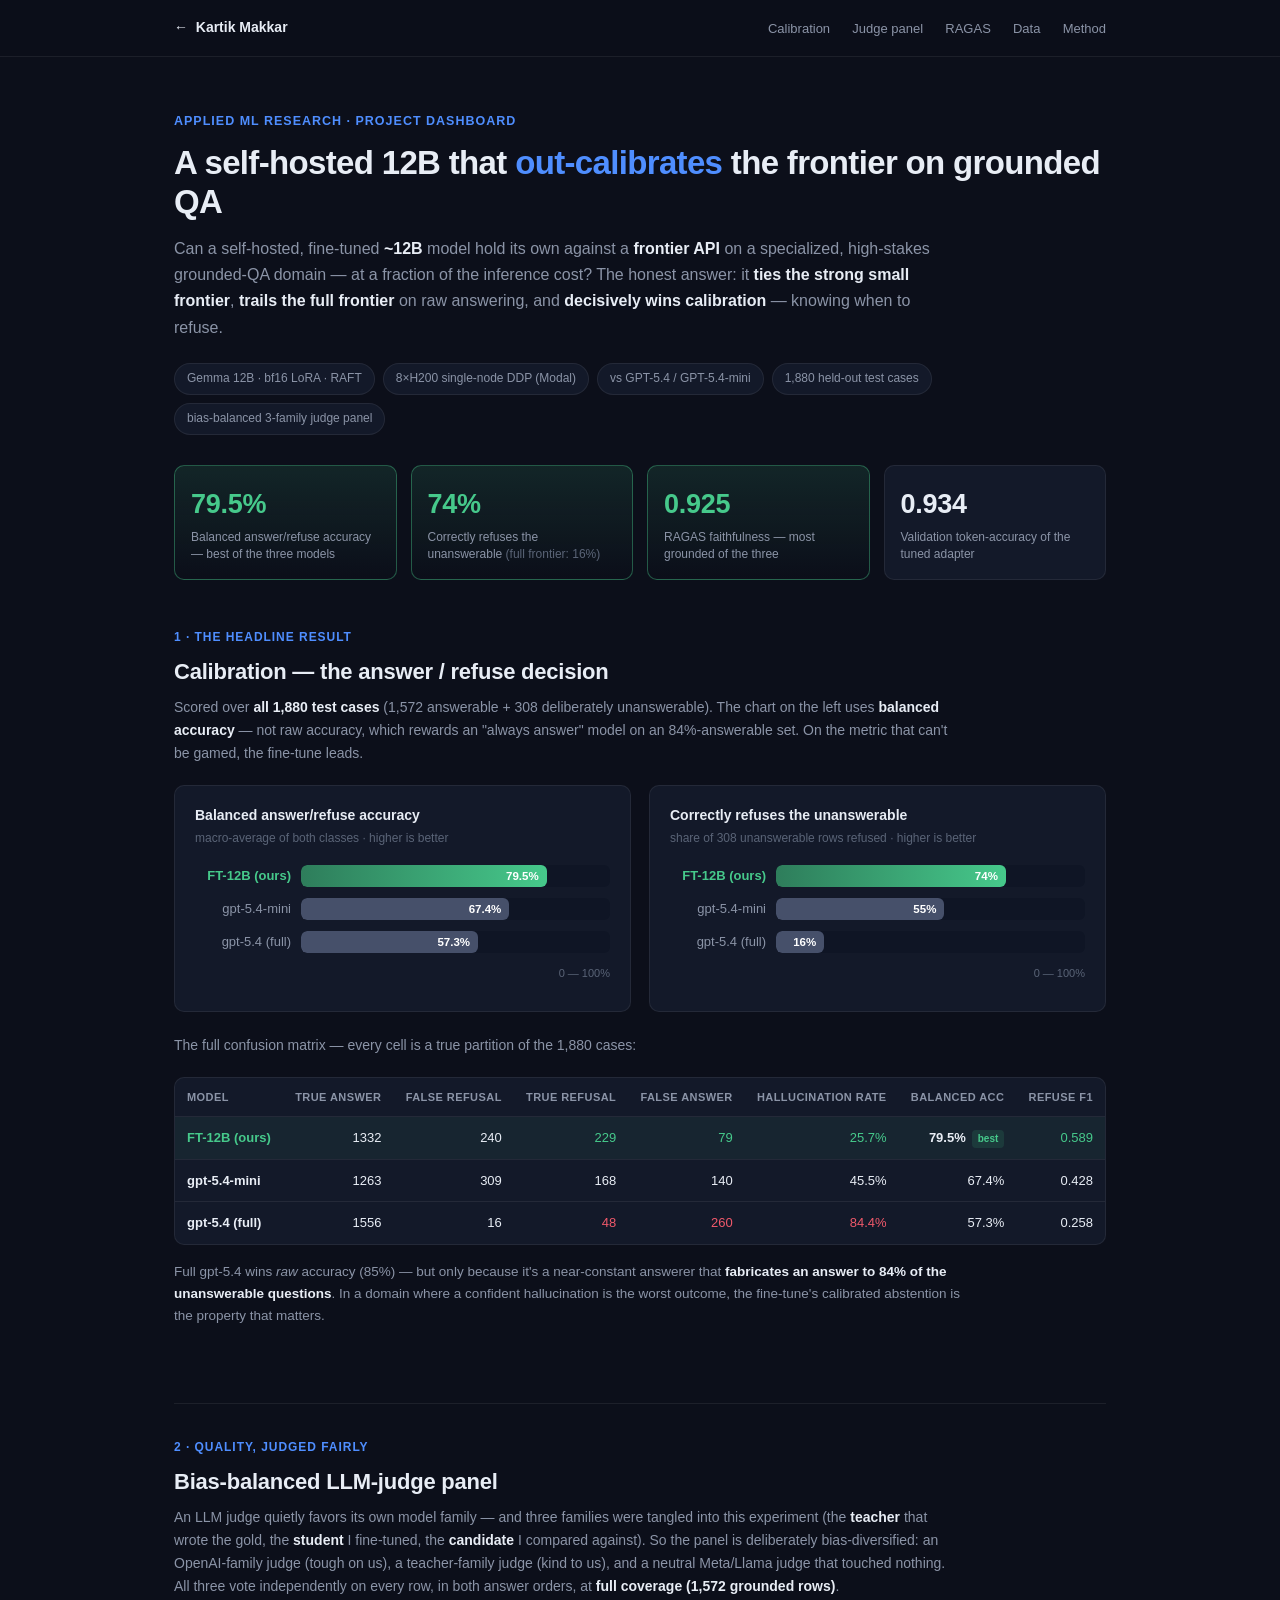
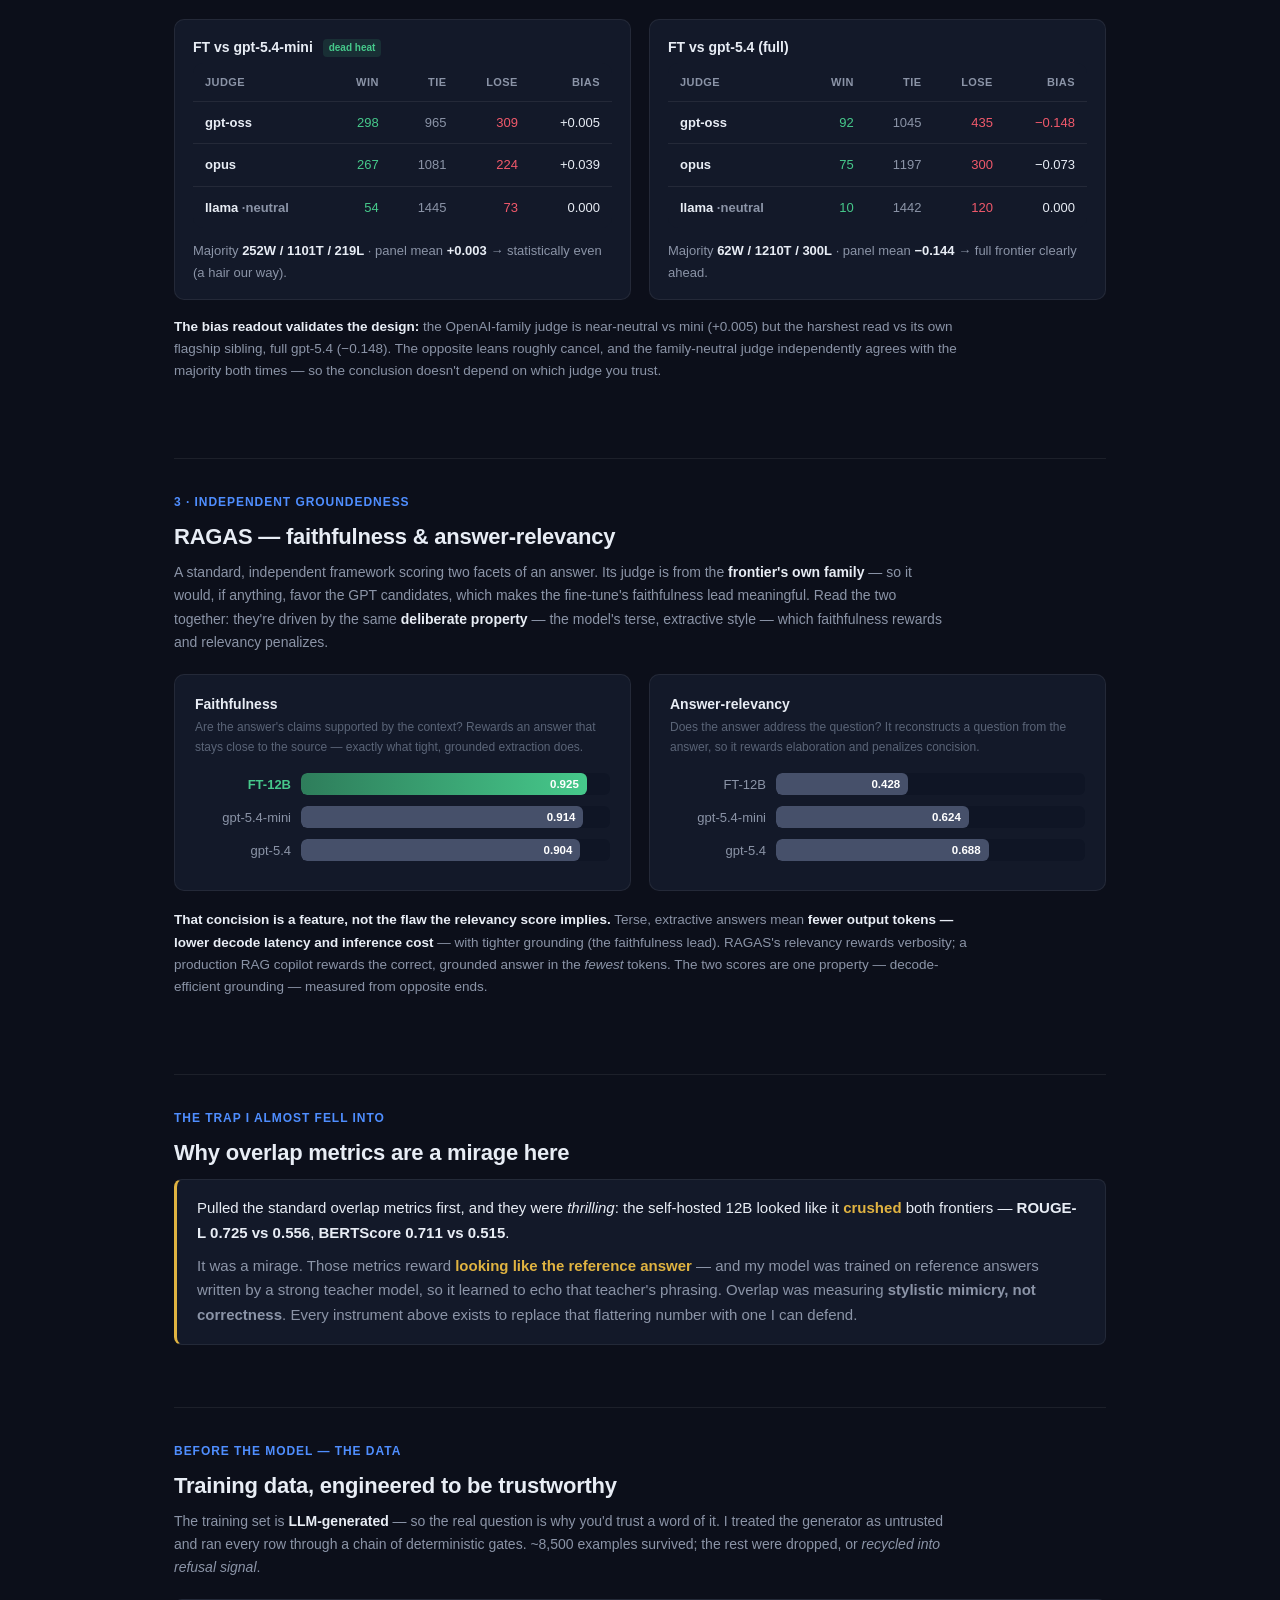
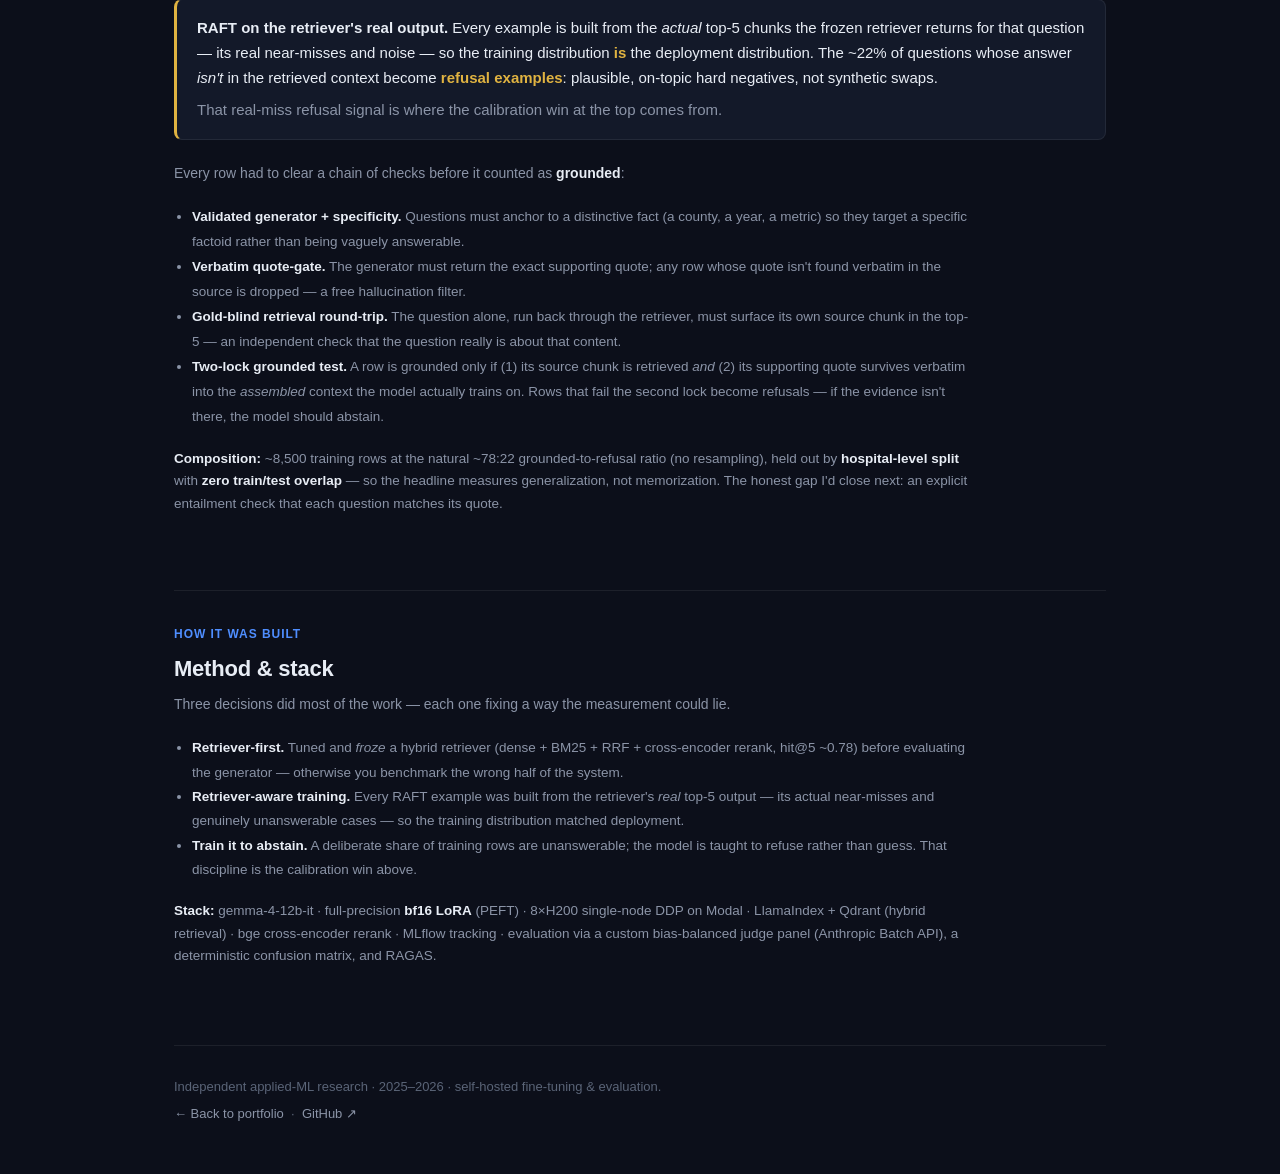
<file: hcft.html>
<!doctype html>
<html lang="en" data-theme="dark">
<head>
<meta charset="utf-8">
<meta name="viewport" content="width=device-width, initial-scale=1">
<title>HCFT — Project Dashboard · Kartik Makkar</title>
<meta name="description" content="Self-hosted fine-tuned 12B vs frontier GPT-5.4 on grounded healthcare QA — full evaluation dashboard: calibration, bias-balanced judge panel, RAGAS.">
<link rel="canonical" href="https://kartikmakkar.com/hcft.html">
<link rel="icon" type="image/svg+xml" href="favicon.svg">
<style>
  :root{
    --max:980px; --radius:10px; --transition:200ms ease;
  }
  [data-theme="dark"]{
    --bg:#0c0f1a; --surface:#131929; --surface2:#0f1525;
    --border:rgba(255,255,255,0.07); --border-hv:rgba(255,255,255,0.14);
    --text:#e8edf5; --muted:#8b94a7; --faint:#5a6477;
    --accent:#4f8eff; --accent-bg:rgba(79,142,255,0.1); --accent-glow:rgba(79,142,255,0.25);
    --good:#46c98b; --good-bg:rgba(70,201,139,0.12); --bad:#f0596b; --warn:#e0b341;
    --nav-bg:rgba(12,15,26,0.85);
  }
  [data-theme="light"]{
    --bg:#fafbff; --surface:#ffffff; --surface2:#f1f4fb;
    --border:#e4e8f2; --border-hv:#c8d0e8;
    --text:#0d1527; --muted:#4a5568; --faint:#8896ae;
    --accent:#1F3A93; --accent-bg:#eef2ff; --accent-glow:rgba(31,58,147,0.15);
    --good:#0c8f54; --good-bg:rgba(12,143,84,0.12); --bad:#d83a4e; --warn:#b07d12;
    --nav-bg:rgba(250,251,255,0.88);
  }
  *{box-sizing:border-box}
  html{scroll-behavior:smooth}
  body{margin:0;background:var(--bg);color:var(--text);
    font:15px/1.65 -apple-system,BlinkMacSystemFont,"Segoe UI",Roboto,Helvetica,Arial,sans-serif;
    -webkit-font-smoothing:antialiased;}
  a{color:var(--accent);text-decoration:none}
  .wrap{max-width:var(--max);margin:0 auto;padding:0 24px}
  /* nav */
  nav{position:sticky;top:0;z-index:10;background:var(--nav-bg);backdrop-filter:blur(10px);
    border-bottom:1px solid var(--border)}
  nav .wrap{display:flex;align-items:center;justify-content:space-between;height:56px}
  nav a.back{color:var(--text);font-weight:600;font-size:14px;display:inline-flex;align-items:center;gap:7px}
  nav a.back:hover{color:var(--accent)}
  nav .navlinks a{color:var(--muted);font-size:13px;margin-left:18px}
  nav .navlinks a:hover{color:var(--text)}
  /* hero */
  header.hero{padding:54px 0 8px}
  .eyebrow{color:var(--accent);font-size:12.5px;font-weight:600;letter-spacing:.08em;text-transform:uppercase;margin:0 0 12px}
  h1{font-size:33px;line-height:1.18;margin:0 0 14px;letter-spacing:-0.02em}
  h1 em{color:var(--accent);font-style:normal}
  .lede{color:var(--muted);font-size:16px;max-width:760px;margin:0 0 22px}
  .lede strong{color:var(--text);font-weight:600}
  .pills{display:flex;flex-wrap:wrap;gap:8px;margin:0 0 30px}
  .pill{font-size:12px;color:var(--muted);background:var(--surface);border:1px solid var(--border);
    border-radius:999px;padding:5px 12px}
  /* headline stat row */
  .stats{display:grid;grid-template-columns:repeat(4,1fr);gap:14px;margin:8px 0 6px}
  .stat{background:var(--surface);border:1px solid var(--border);border-radius:var(--radius);padding:16px 16px}
  .stat.win{border-color:rgba(70,201,139,0.4);background:linear-gradient(180deg,var(--good-bg),transparent)}
  .stat .v{font-size:27px;font-weight:700;letter-spacing:-0.01em}
  .stat.win .v{color:var(--good)}
  .stat .l{font-size:12px;color:var(--muted);margin-top:3px;line-height:1.4}
  /* sections */
  section{padding:34px 0;border-top:1px solid var(--border);margin-top:28px}
  section:first-of-type{border-top:none;margin-top:0}
  .kicker{color:var(--accent);font-size:12px;font-weight:600;letter-spacing:.08em;text-transform:uppercase;margin:0 0 6px}
  h2{font-size:22px;margin:0 0 6px;letter-spacing:-0.01em}
  .sub{color:var(--muted);font-size:14px;margin:0 0 20px;max-width:780px}
  .note{color:var(--muted);font-size:13.5px;max-width:800px}
  .note strong,.sub strong{color:var(--text);font-weight:600}
  /* chart */
  .charts{display:grid;grid-template-columns:1fr 1fr;gap:18px}
  .chart{background:var(--surface);border:1px solid var(--border);border-radius:var(--radius);padding:18px 20px}
  .chart h3{font-size:14px;margin:0 0 2px}
  .chart .ch-sub{font-size:12px;color:var(--faint);margin:0 0 16px}
  .row{display:flex;align-items:center;gap:10px;margin:11px 0}
  .row .name{width:96px;font-size:13px;color:var(--muted);flex:none;text-align:right}
  .row.hl .name{color:var(--good);font-weight:700}
  .track{flex:1;height:22px;background:var(--surface2);border-radius:6px;overflow:hidden;position:relative}
  .fill{height:100%;border-radius:6px;background:var(--faint);display:flex;align-items:center;justify-content:flex-end;
    padding-right:8px;font-size:11.5px;font-weight:700;color:#fff;min-width:34px;transition:width 600ms ease}
  .fill.win{background:linear-gradient(90deg,#2e7d5b,var(--good))}
  .fill.mid{background:#3a4566}
  .fill.lo{background:#46506a}
  .axis{font-size:11px;color:var(--faint);margin-top:6px;text-align:right}
  /* tables */
  .tablewrap{overflow-x:auto;border:1px solid var(--border);border-radius:var(--radius);background:var(--surface)}
  table{border-collapse:collapse;width:100%;font-size:13px;min-width:520px}
  th,td{padding:10px 12px;text-align:right;border-bottom:1px solid var(--border);white-space:nowrap}
  th{color:var(--muted);font-weight:600;font-size:11px;text-transform:uppercase;letter-spacing:.04em}
  tbody tr:last-child td{border-bottom:none}
  td.name,th:first-child{text-align:left}
  td.name{color:var(--text);font-weight:600}
  tr.ft td{background:rgba(70,201,139,0.07)}
  tr.ft td.name{color:var(--good)}
  .good{color:var(--good)} .bad{color:var(--bad)} .muted{color:var(--muted)} .hi{color:var(--text);font-weight:700}
  .win-badge{display:inline-block;font-size:10px;font-weight:700;color:var(--good);background:var(--good-bg);
    border-radius:4px;padding:1px 6px;margin-left:6px;vertical-align:middle}
  /* callout */
  .callout{background:var(--surface);border:1px solid var(--border);border-left:3px solid var(--warn);
    border-radius:8px;padding:16px 20px;margin-top:8px}
  .callout b{color:var(--warn)}
  /* two-col panels */
  .panels{display:grid;grid-template-columns:1fr 1fr;gap:18px}
  .panel{background:var(--surface);border:1px solid var(--border);border-radius:var(--radius);padding:16px 18px}
  .panel .ph{font-size:14px;font-weight:600;margin:0 0 4px}
  .panel .verdict{margin-top:12px;font-size:13px;color:var(--muted)}
  .panel .verdict b{color:var(--text)}
  footer{border-top:1px solid var(--border);padding:30px 0 50px;color:var(--faint);font-size:13px;margin-top:30px}
  footer a{color:var(--muted)} footer a:hover{color:var(--accent)}
  @media(max-width:760px){
    .stats{grid-template-columns:1fr 1fr}.charts{grid-template-columns:1fr}.panels{grid-template-columns:1fr}
    h1{font-size:27px}
  }
</style>
<script>/* inherit the theme chosen on the main page — runs before paint, no flash */
  var _t=localStorage.getItem('theme'); if(_t)document.documentElement.dataset.theme=_t;</script>
</head>
<body>

<nav><div class="wrap">
  <a class="back" href="/">&larr;&nbsp; Kartik Makkar</a>
  <div class="navlinks">
    <a href="#calibration">Calibration</a>
    <a href="#panel">Judge panel</a>
    <a href="#ragas">RAGAS</a>
    <a href="#data">Data</a>
    <a href="#method">Method</a>
  </div>
</div></nav>

<div class="wrap">

<header class="hero">
  <p class="eyebrow">Applied ML Research · Project Dashboard</p>
  <h1>A self-hosted 12B that <em>out-calibrates</em> the frontier on grounded QA</h1>
  <p class="lede">
    Can a self-hosted, fine-tuned <strong>~12B</strong> model hold its own against a <strong>frontier API</strong>
    on a specialized, high-stakes grounded-QA domain — at a fraction of the inference cost? The honest answer:
    it <strong>ties the strong small frontier</strong>, <strong>trails the full frontier</strong> on raw answering,
    and <strong>decisively wins calibration</strong> — knowing when to refuse.
  </p>
  <div class="pills">
    <span class="pill">Gemma 12B · bf16 LoRA · RAFT</span>
    <span class="pill">8×H200 single-node DDP (Modal)</span>
    <span class="pill">vs GPT-5.4 / GPT-5.4-mini</span>
    <span class="pill">1,880 held-out test cases</span>
    <span class="pill">bias-balanced 3-family judge panel</span>
  </div>

  <div class="stats">
    <div class="stat win"><div class="v">79.5%</div><div class="l">Balanced answer/refuse accuracy — best of the three models</div></div>
    <div class="stat win"><div class="v">74%</div><div class="l">Correctly refuses the unanswerable <span style="color:var(--faint)">(full frontier: 16%)</span></div></div>
    <div class="stat win"><div class="v">0.925</div><div class="l">RAGAS faithfulness — most grounded of the three</div></div>
    <div class="stat"><div class="v">0.934</div><div class="l">Validation token-accuracy of the tuned adapter</div></div>
  </div>
</header>

<!-- CALIBRATION -->
<section id="calibration">
  <p class="kicker">1 · The headline result</p>
  <h2>Calibration — the answer / refuse decision</h2>
  <p class="sub">Scored over <strong>all 1,880 test cases</strong> (1,572 answerable + 308 deliberately unanswerable).
    The chart on the left uses <strong>balanced accuracy</strong> — not raw accuracy, which rewards an
    "always answer" model on an 84%-answerable set. On the metric that can't be gamed, the fine-tune leads.</p>

  <div class="charts">
    <div class="chart">
      <h3>Balanced answer/refuse accuracy</h3>
      <p class="ch-sub">macro-average of both classes · higher is better</p>
      <div class="row hl"><span class="name">FT-12B (ours)</span><div class="track"><div class="fill win" style="width:79.5%">79.5%</div></div></div>
      <div class="row"><span class="name">gpt-5.4-mini</span><div class="track"><div class="fill lo" style="width:67.4%">67.4%</div></div></div>
      <div class="row"><span class="name">gpt-5.4 (full)</span><div class="track"><div class="fill lo" style="width:57.3%">57.3%</div></div></div>
      <p class="axis">0 — 100%</p>
    </div>
    <div class="chart">
      <h3>Correctly refuses the unanswerable</h3>
      <p class="ch-sub">share of 308 unanswerable rows refused · higher is better</p>
      <div class="row hl"><span class="name">FT-12B (ours)</span><div class="track"><div class="fill win" style="width:74.4%">74%</div></div></div>
      <div class="row"><span class="name">gpt-5.4-mini</span><div class="track"><div class="fill lo" style="width:54.5%">55%</div></div></div>
      <div class="row"><span class="name">gpt-5.4 (full)</span><div class="track"><div class="fill lo" style="width:15.6%">16%</div></div></div>
      <p class="axis">0 — 100%</p>
    </div>
  </div>

  <p class="sub" style="margin-top:22px">The full confusion matrix — every cell is a true partition of the 1,880 cases:</p>
  <div class="tablewrap">
  <table>
    <thead><tr>
      <th>model</th><th>true&nbsp;answer</th><th>false&nbsp;refusal</th><th>true&nbsp;refusal</th><th>false&nbsp;answer</th>
      <th>hallucination&nbsp;rate</th><th>balanced&nbsp;acc</th><th>refuse&nbsp;F1</th>
    </tr></thead>
    <tbody>
      <tr class="ft"><td class="name">FT-12B (ours)</td><td>1332</td><td>240</td><td class="good">229</td><td class="good">79</td><td class="good">25.7%</td><td class="hi">79.5%<span class="win-badge">best</span></td><td class="good">0.589</td></tr>
      <tr><td class="name">gpt-5.4-mini</td><td>1263</td><td>309</td><td>168</td><td>140</td><td>45.5%</td><td>67.4%</td><td>0.428</td></tr>
      <tr><td class="name">gpt-5.4 (full)</td><td>1556</td><td>16</td><td class="bad">48</td><td class="bad">260</td><td class="bad">84.4%</td><td>57.3%</td><td>0.258</td></tr>
    </tbody>
  </table>
  </div>
  <p class="note" style="margin-top:16px">Full gpt-5.4 wins <em>raw</em> accuracy (85%) — but only because it's a near-constant answerer
    that <strong>fabricates an answer to 84% of the unanswerable questions</strong>. In a domain where a confident
    hallucination is the worst outcome, the fine-tune's calibrated abstention is the property that matters.</p>
</section>

<!-- JUDGE PANEL -->
<section id="panel">
  <p class="kicker">2 · Quality, judged fairly</p>
  <h2>Bias-balanced LLM-judge panel</h2>
  <p class="sub">An LLM judge quietly favors its own model family — and three families were tangled into this experiment
    (the <strong>teacher</strong> that wrote the gold, the <strong>student</strong> I fine-tuned, the
    <strong>candidate</strong> I compared against). So the panel is deliberately bias-diversified: an OpenAI-family
    judge (tough on us), a teacher-family judge (kind to us), and a neutral Meta/Llama judge that touched nothing.
    All three vote independently on every row, in both answer orders, at <strong>full coverage (1,572 grounded rows)</strong>.</p>

  <div class="panels">
    <div class="panel">
      <div class="ph">FT vs gpt-5.4-mini <span class="win-badge">dead heat</span></div>
      <div class="tablewrap" style="border:none">
      <table style="min-width:0">
        <thead><tr><th>judge</th><th>win</th><th>tie</th><th>lose</th><th>bias</th></tr></thead>
        <tbody>
          <tr><td class="name">gpt-oss</td><td class="good">298</td><td class="muted">965</td><td class="bad">309</td><td>+0.005</td></tr>
          <tr><td class="name">opus</td><td class="good">267</td><td class="muted">1081</td><td class="bad">224</td><td>+0.039</td></tr>
          <tr><td class="name">llama <span class="muted">·neutral</span></td><td class="good">54</td><td class="muted">1445</td><td class="bad">73</td><td>0.000</td></tr>
        </tbody>
      </table>
      </div>
      <div class="verdict">Majority <b>252W / 1101T / 219L</b> · panel mean <b>+0.003</b> → statistically even (a hair our way).</div>
    </div>
    <div class="panel">
      <div class="ph">FT vs gpt-5.4 (full)</div>
      <div class="tablewrap" style="border:none">
      <table style="min-width:0">
        <thead><tr><th>judge</th><th>win</th><th>tie</th><th>lose</th><th>bias</th></tr></thead>
        <tbody>
          <tr><td class="name">gpt-oss</td><td class="good">92</td><td class="muted">1045</td><td class="bad">435</td><td class="bad">−0.148</td></tr>
          <tr><td class="name">opus</td><td class="good">75</td><td class="muted">1197</td><td class="bad">300</td><td>−0.073</td></tr>
          <tr><td class="name">llama <span class="muted">·neutral</span></td><td class="good">10</td><td class="muted">1442</td><td class="bad">120</td><td>0.000</td></tr>
        </tbody>
      </table>
      </div>
      <div class="verdict">Majority <b>62W / 1210T / 300L</b> · panel mean <b>−0.144</b> → full frontier clearly ahead.</div>
    </div>
  </div>
  <p class="note" style="margin-top:16px"><strong>The bias readout validates the design:</strong> the OpenAI-family judge is
    near-neutral vs mini (+0.005) but the harshest read vs its own flagship sibling, full gpt-5.4 (−0.148). The opposite
    leans roughly cancel, and the family-neutral judge independently agrees with the majority both times — so the
    conclusion doesn't depend on which judge you trust.</p>
</section>

<!-- RAGAS -->
<section id="ragas">
  <p class="kicker">3 · Independent groundedness</p>
  <h2>RAGAS — faithfulness &amp; answer-relevancy</h2>
  <p class="sub">A standard, independent framework scoring two facets of an answer. Its judge is from the
    <strong>frontier's own family</strong> — so it would, if anything, favor the GPT candidates, which makes the
    fine-tune's faithfulness lead meaningful. Read the two together: they're driven by the same <strong>deliberate property</strong> — the model's
    terse, extractive style — which faithfulness rewards and relevancy penalizes.</p>
  <div class="charts">
    <div class="chart">
      <h3>Faithfulness</h3>
      <p class="ch-sub">Are the answer's claims supported by the context? Rewards an answer that stays close to the
        source — exactly what tight, grounded extraction does.</p>
      <div class="row hl"><span class="name">FT-12B</span><div class="track"><div class="fill win" style="width:92.5%">0.925</div></div></div>
      <div class="row"><span class="name">gpt-5.4-mini</span><div class="track"><div class="fill lo" style="width:91.4%">0.914</div></div></div>
      <div class="row"><span class="name">gpt-5.4</span><div class="track"><div class="fill lo" style="width:90.4%">0.904</div></div></div>
    </div>
    <div class="chart">
      <h3>Answer-relevancy</h3>
      <p class="ch-sub">Does the answer address the question? It reconstructs a question from the answer, so it rewards
        elaboration and penalizes concision.</p>
      <div class="row"><span class="name">FT-12B</span><div class="track"><div class="fill lo" style="width:42.8%">0.428</div></div></div>
      <div class="row"><span class="name">gpt-5.4-mini</span><div class="track"><div class="fill lo" style="width:62.4%">0.624</div></div></div>
      <div class="row"><span class="name">gpt-5.4</span><div class="track"><div class="fill lo" style="width:68.8%">0.688</div></div></div>
    </div>
  </div>
  <p class="note" style="margin-top:18px"><strong>That concision is a feature, not the flaw the relevancy score implies.</strong>
    Terse, extractive answers mean <strong>fewer output tokens — lower decode latency and inference cost</strong> — with
    tighter grounding (the faithfulness lead). RAGAS's relevancy rewards verbosity; a production RAG copilot rewards the
    correct, grounded answer in the <em>fewest</em> tokens. The two scores are one property — decode-efficient grounding —
    measured from opposite ends.</p>
</section>

<!-- THE MIRAGE -->
<section id="mirage">
  <p class="kicker">The trap I almost fell into</p>
  <h2>Why overlap metrics are a mirage here</h2>
  <div class="callout">
    <p style="margin:0 0 8px">Pulled the standard overlap metrics first, and they were <em>thrilling</em>: the
      self-hosted 12B looked like it <b>crushed</b> both frontiers — <strong>ROUGE-L 0.725 vs 0.556</strong>,
      <strong>BERTScore 0.711 vs 0.515</strong>.</p>
    <p style="margin:0;color:var(--muted)">It was a mirage. Those metrics reward <b>looking like the reference answer</b> —
      and my model was trained on reference answers written by a strong teacher model, so it learned to echo that
      teacher's phrasing. Overlap was measuring <strong>stylistic mimicry, not correctness</strong>. Every instrument
      above exists to replace that flattering number with one I can defend.</p>
  </div>
</section>

<!-- TRAINING DATA -->
<section id="data">
  <p class="kicker">Before the model — the data</p>
  <h2>Training data, engineered to be trustworthy</h2>
  <p class="sub">The training set is <strong>LLM-generated</strong> — so the real question is why you'd trust a word of it.
    I treated the generator as untrusted and ran every row through a chain of deterministic gates. ~8,500 examples
    survived; the rest were dropped, or <em>recycled into refusal signal</em>.</p>

  <div class="callout">
    <p style="margin:0 0 8px"><strong>RAFT on the retriever's real output.</strong> Every example is built from the
      <em>actual</em> top-5 chunks the frozen retriever returns for that question — its real near-misses and noise — so the
      training distribution <b>is</b> the deployment distribution. The ~22% of questions whose answer <em>isn't</em> in the
      retrieved context become <b>refusal examples</b>: plausible, on-topic hard negatives, not synthetic swaps.</p>
    <p style="margin:0;color:var(--muted)">That real-miss refusal signal is where the calibration win at the top comes from.</p>
  </div>

  <p class="sub" style="margin-top:22px">Every row had to clear a chain of checks before it counted as <strong>grounded</strong>:</p>
  <ul class="note" style="padding-left:18px;line-height:1.85">
    <li><strong>Validated generator + specificity.</strong> Questions must anchor to a distinctive fact (a county, a year, a
      metric) so they target a specific factoid rather than being vaguely answerable.</li>
    <li><strong>Verbatim quote-gate.</strong> The generator must return the exact supporting quote; any row whose quote
      isn't found verbatim in the source is dropped — a free hallucination filter.</li>
    <li><strong>Gold-blind retrieval round-trip.</strong> The question alone, run back through the retriever, must surface its
      own source chunk in the top-5 — an independent check that the question really is about that content.</li>
    <li><strong>Two-lock grounded test.</strong> A row is grounded only if (1) its source chunk is retrieved <em>and</em>
      (2) its supporting quote survives verbatim into the <em>assembled</em> context the model actually trains on. Rows that
      fail the second lock become refusals — if the evidence isn't there, the model should abstain.</li>
  </ul>

  <p class="note" style="margin-top:18px"><strong>Composition:</strong> ~8,500 training rows at the natural ~78:22
    grounded-to-refusal ratio (no resampling), held out by <strong>hospital-level split</strong> with <strong>zero
    train/test overlap</strong> — so the headline measures generalization, not memorization. The honest gap I'd close next:
    an explicit entailment check that each question matches its quote.</p>
</section>

<!-- METHOD -->
<section id="method">
  <p class="kicker">How it was built</p>
  <h2>Method &amp; stack</h2>
  <p class="sub">Three decisions did most of the work — each one fixing a way the measurement could lie.</p>
  <ul class="note" style="padding-left:18px;line-height:1.8">
    <li><strong>Retriever-first.</strong> Tuned and <em>froze</em> a hybrid retriever (dense + BM25 + RRF + cross-encoder
      rerank, hit@5 ~0.78) before evaluating the generator — otherwise you benchmark the wrong half of the system.</li>
    <li><strong>Retriever-aware training.</strong> Every RAFT example was built from the retriever's <em>real</em> top-5
      output — its actual near-misses and genuinely unanswerable cases — so the training distribution matched deployment.</li>
    <li><strong>Train it to abstain.</strong> A deliberate share of training rows are unanswerable; the model is taught to
      refuse rather than guess. That discipline is the calibration win above.</li>
  </ul>
  <p class="note" style="margin-top:18px">
    <strong>Stack:</strong> gemma-4-12b-it · full-precision <strong>bf16 LoRA</strong> (PEFT) · 8×H200 single-node DDP on
    Modal · LlamaIndex + Qdrant (hybrid retrieval) · bge cross-encoder rerank · MLflow tracking · evaluation via a custom
    bias-balanced judge panel (Anthropic Batch API), a deterministic confusion matrix, and RAGAS.
  </p>
</section>

<footer><div>
  <p style="margin:0 0 6px">Independent applied-ML research · 2025–2026 · self-hosted fine-tuning &amp; evaluation.</p>
  <p style="margin:0"><a href="/">← Back to portfolio</a> &nbsp;·&nbsp; <a href="https://github.com/makkarkartik" target="_blank" rel="noopener">GitHub ↗</a></p>
</div></footer>

</div>
</body>
</html>
</file>
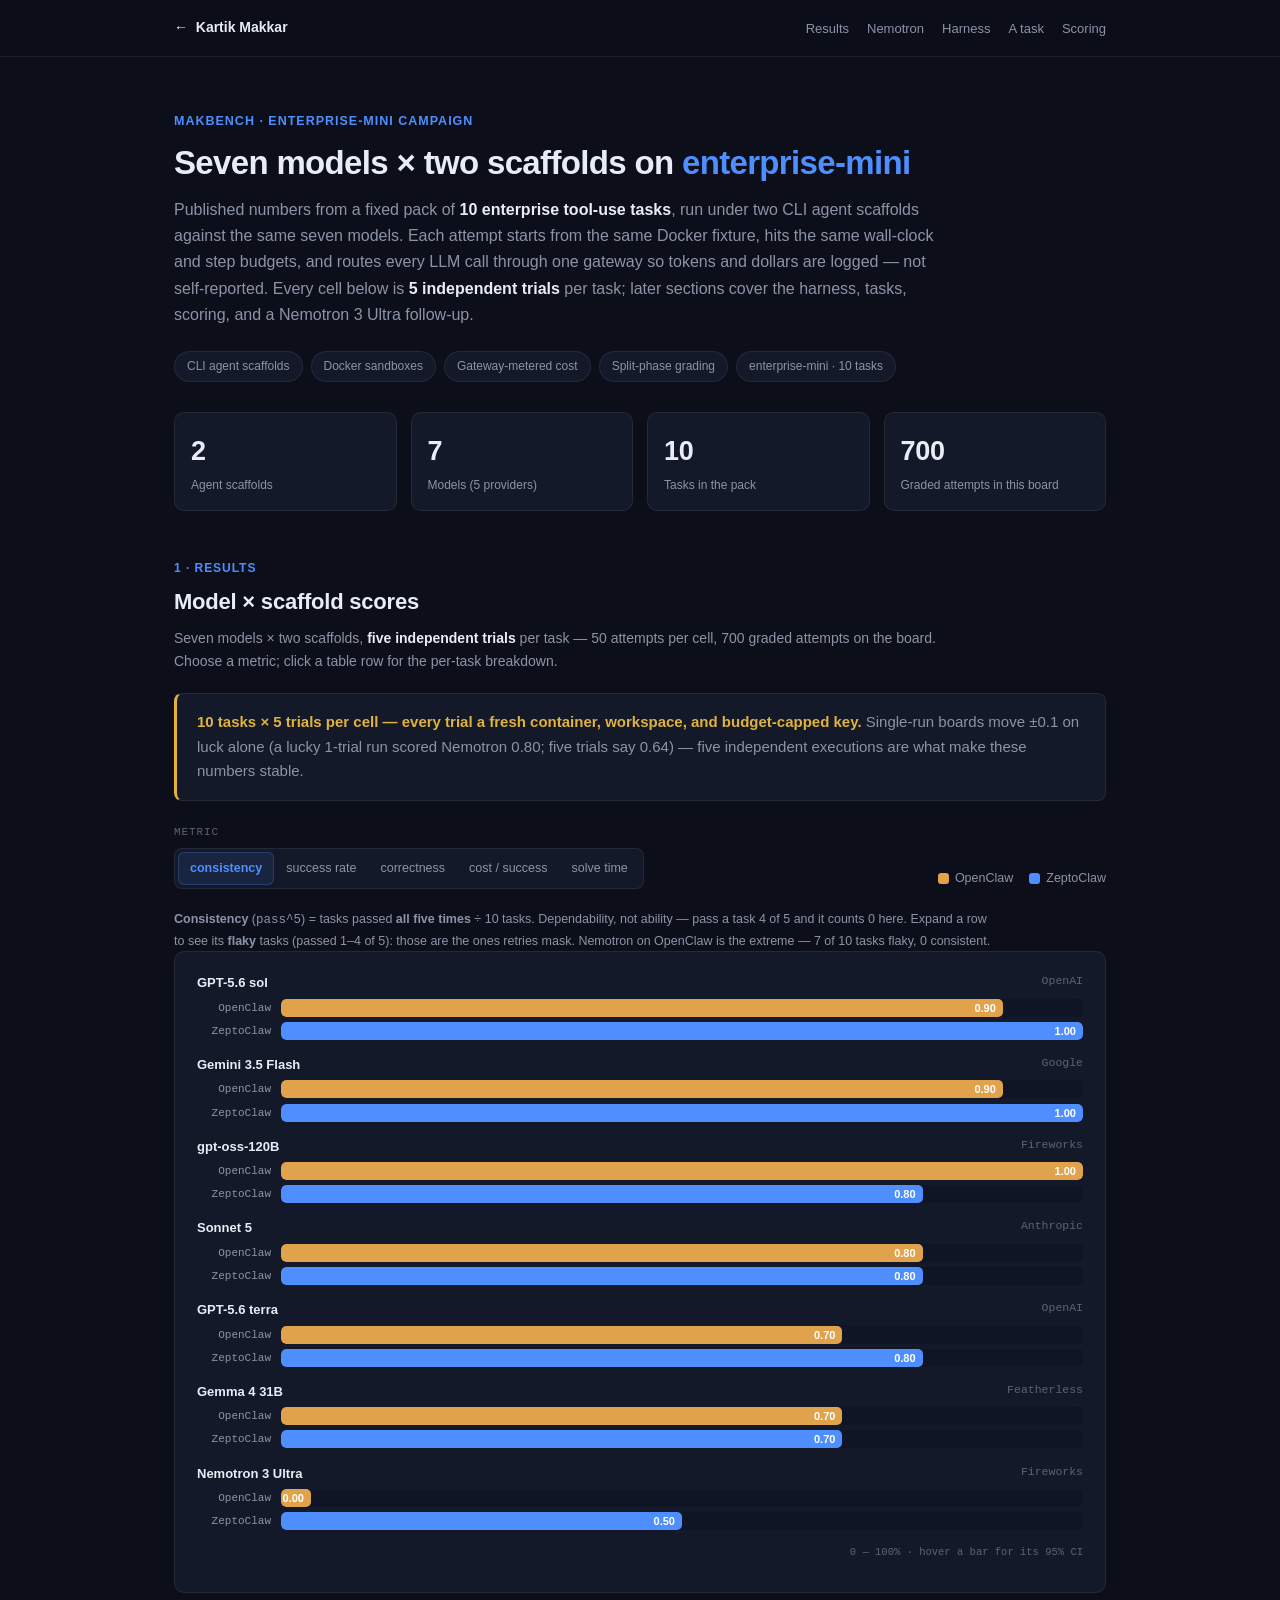
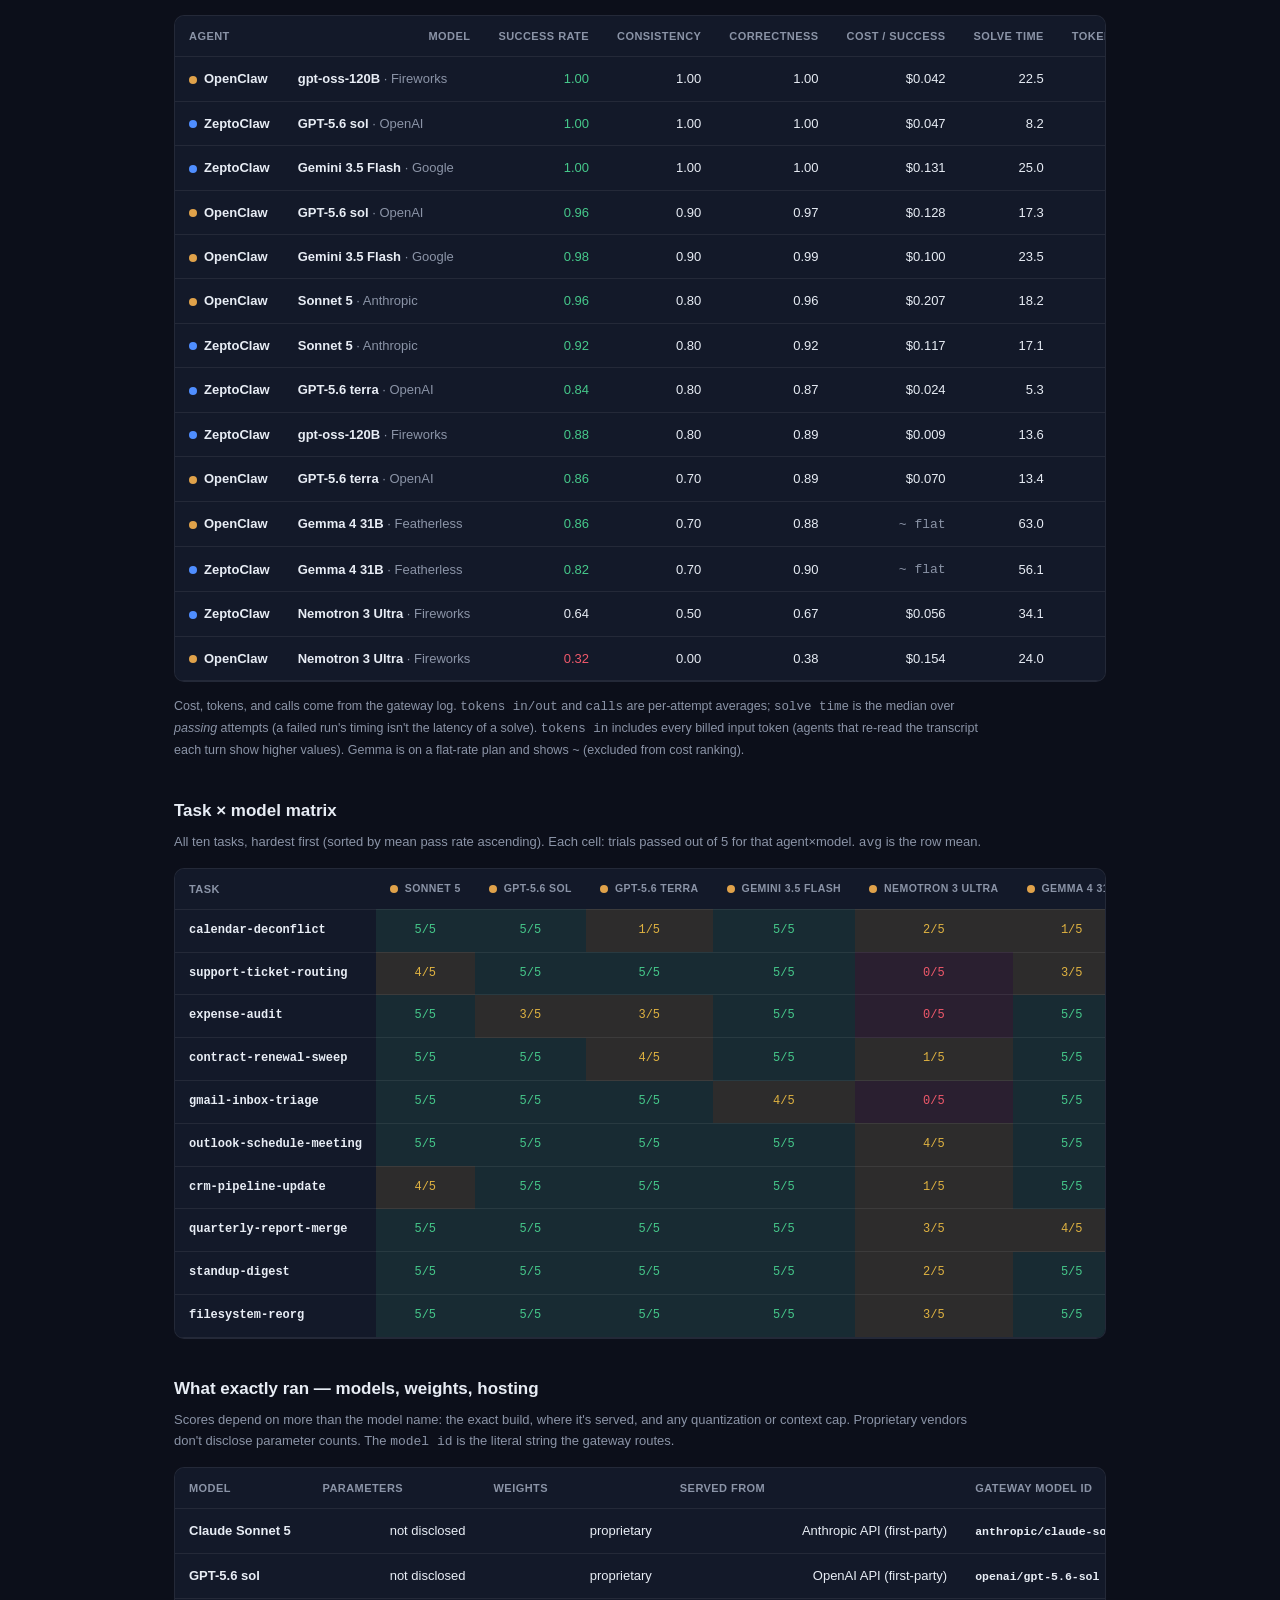
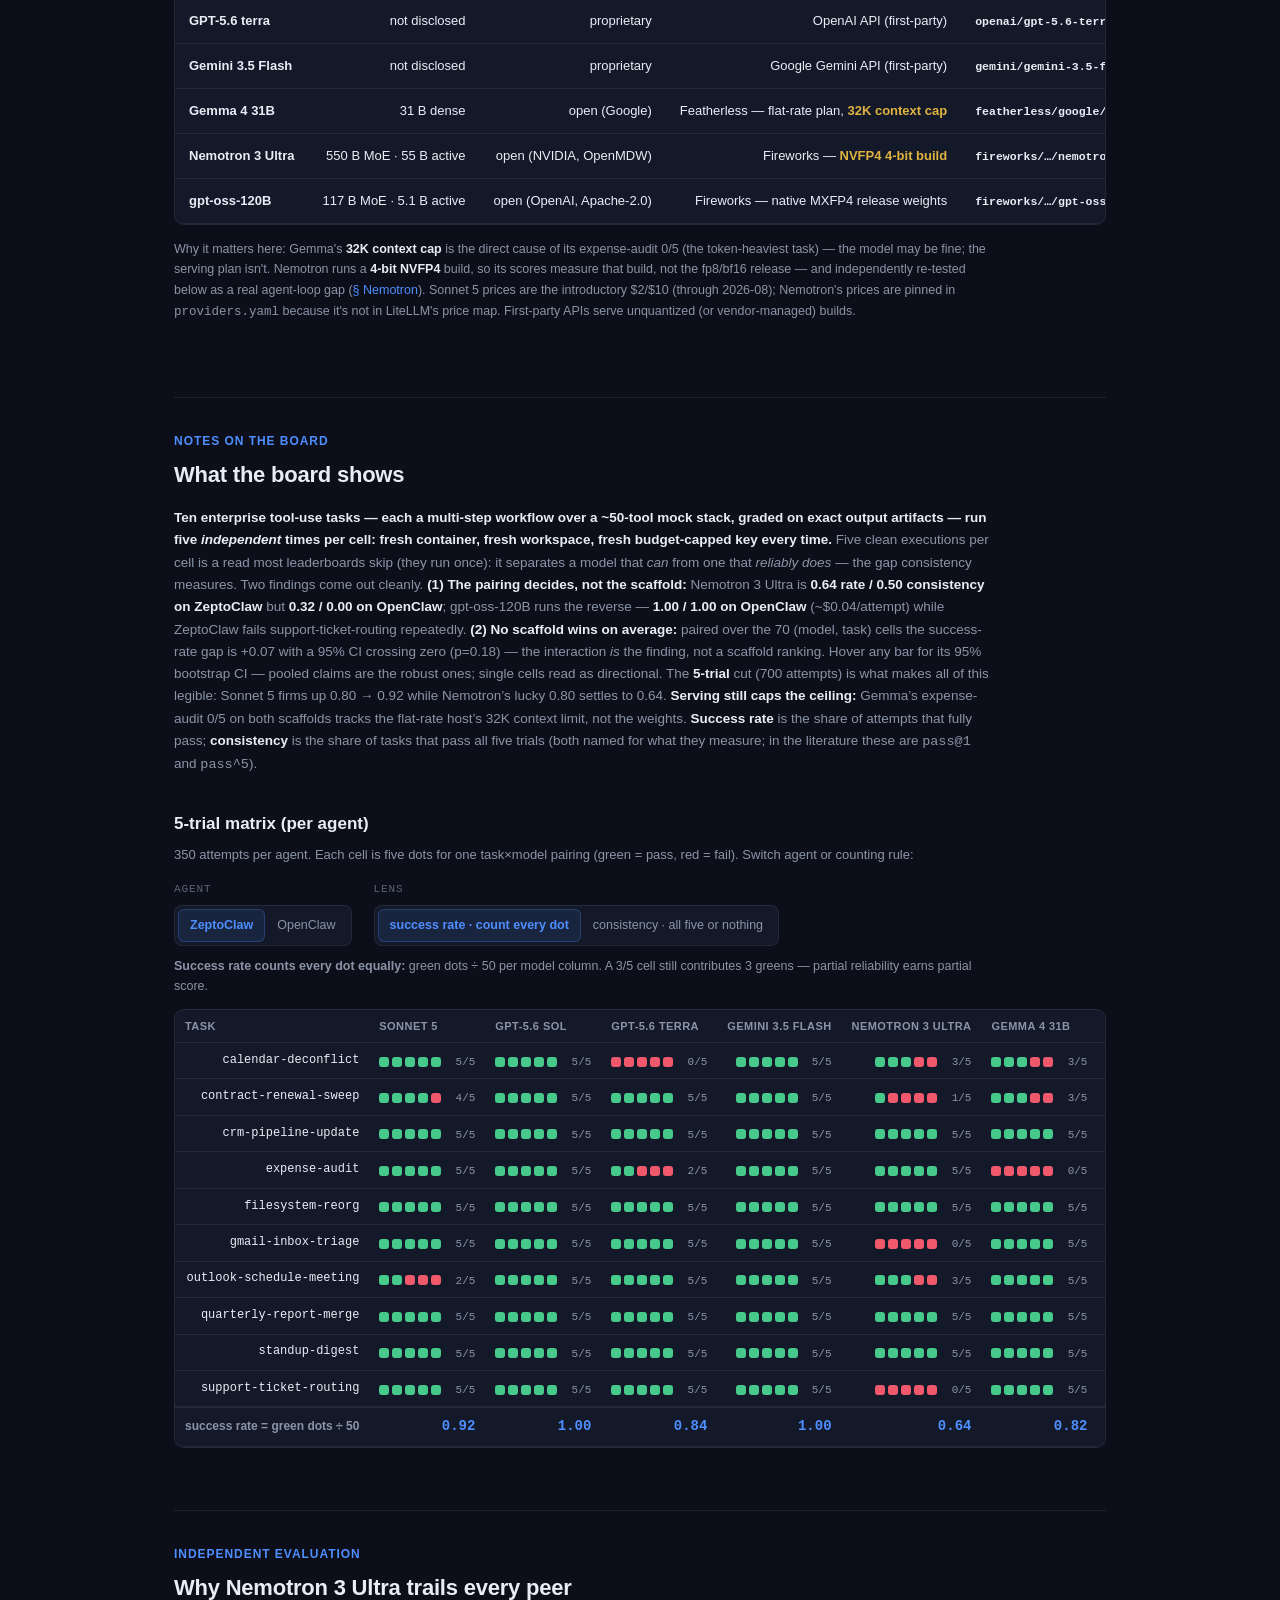
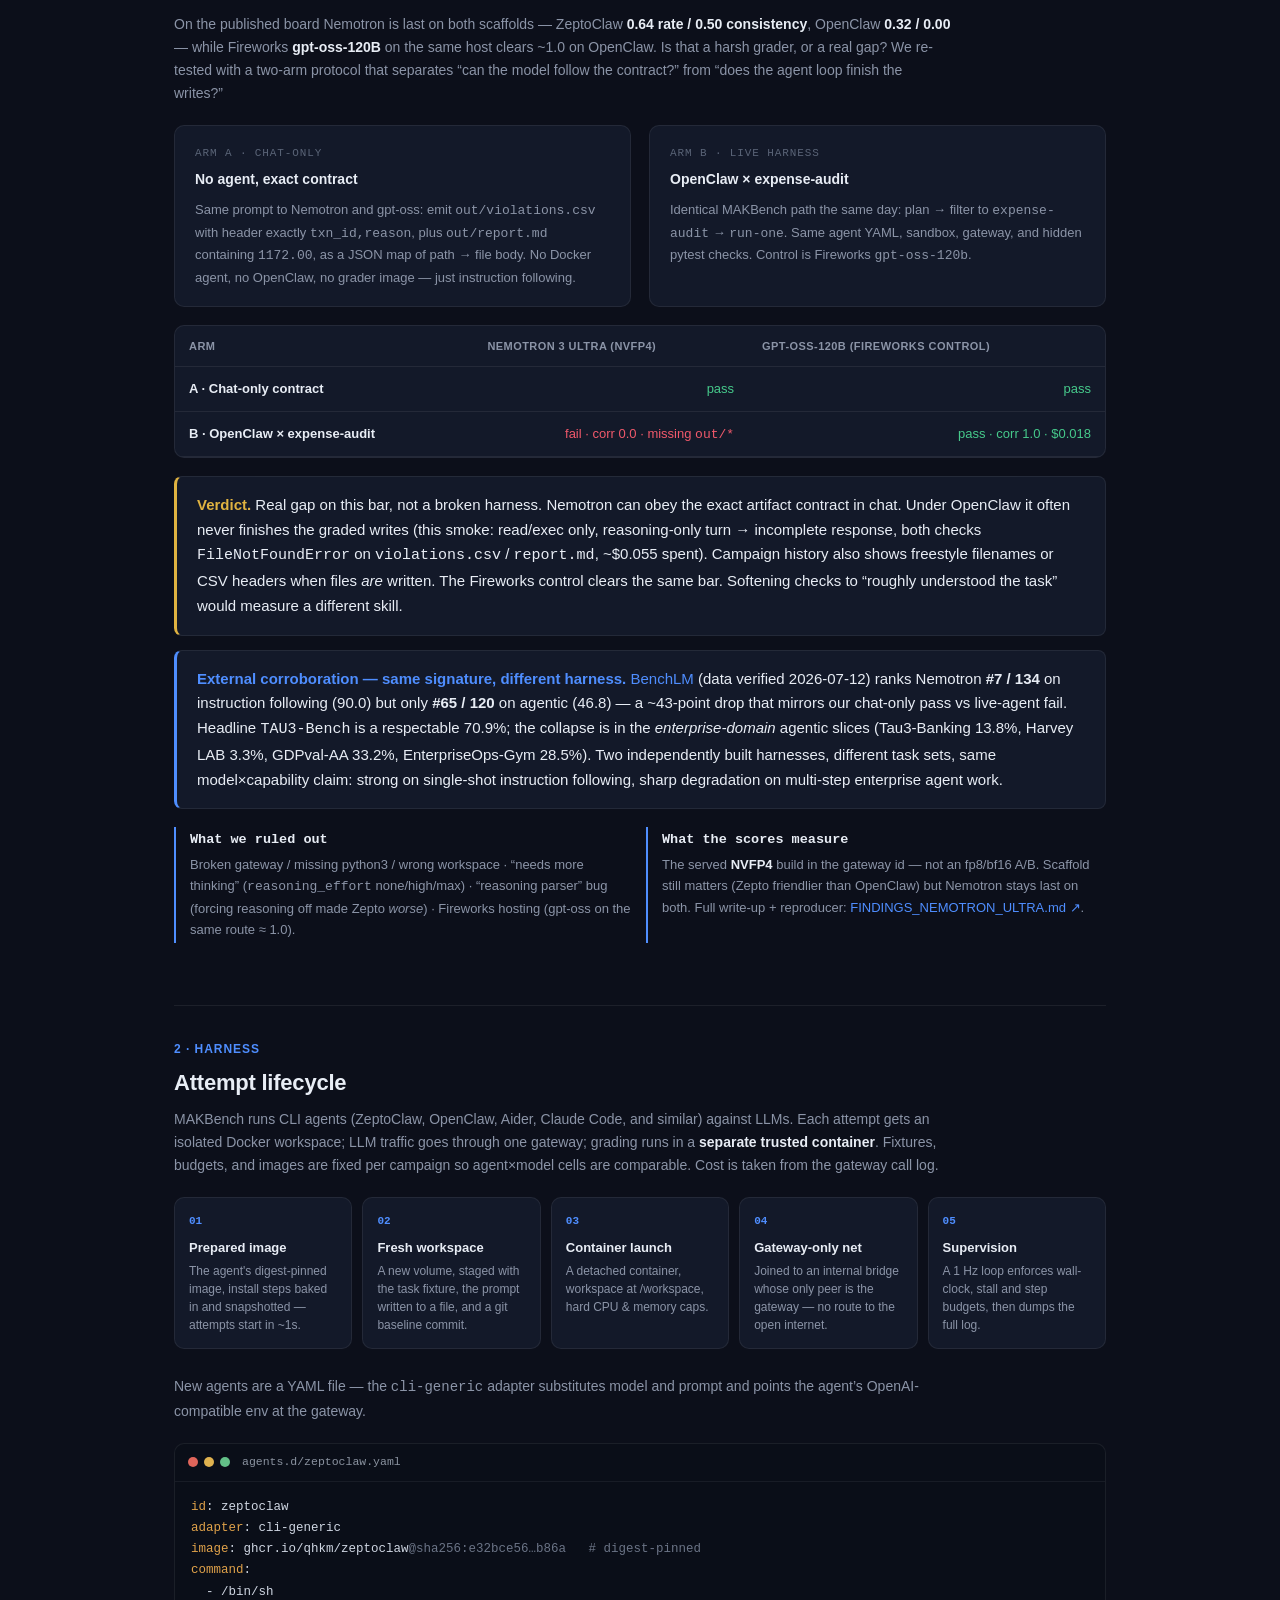
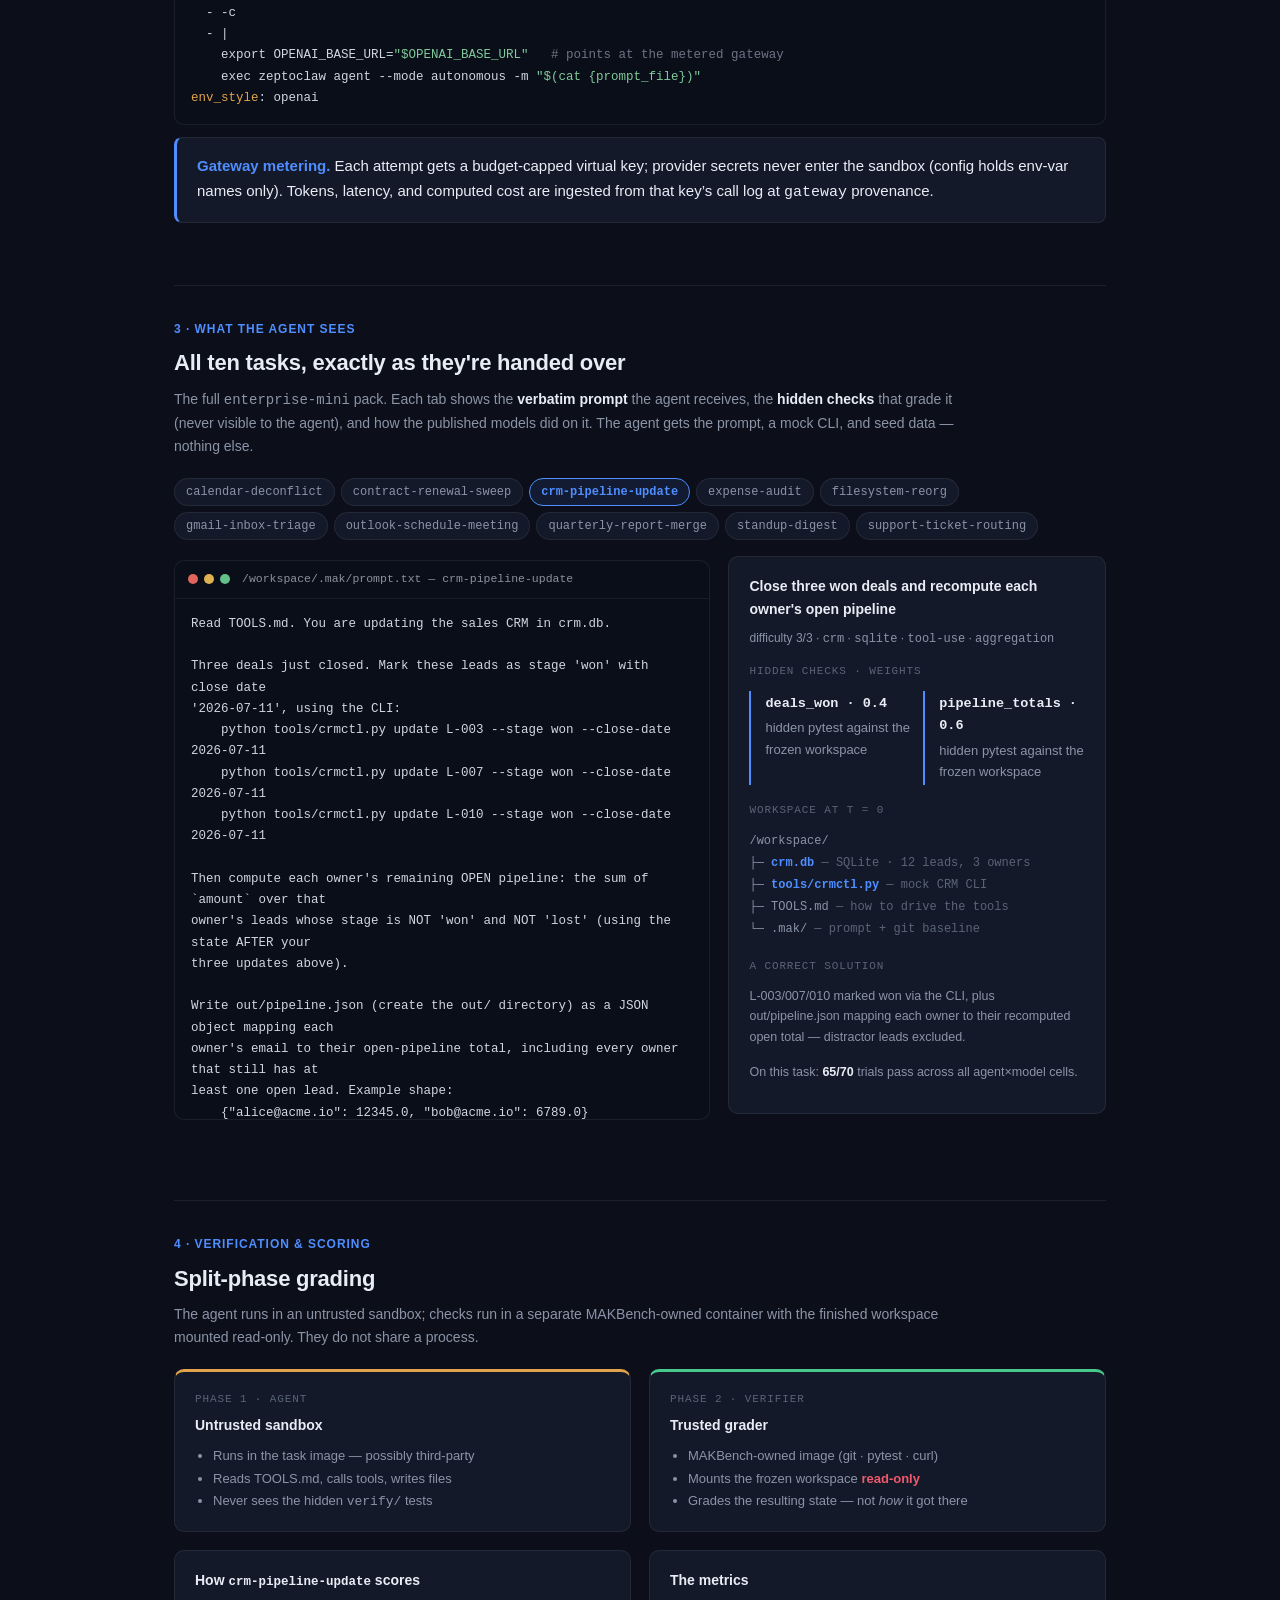
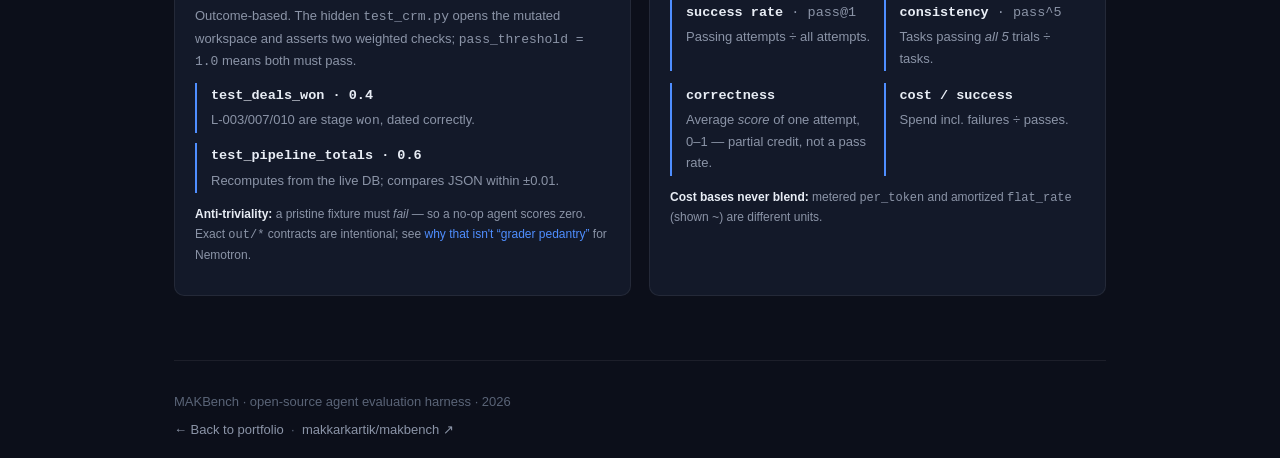
<file: makbench.html>
<!doctype html>
<html lang="en" data-theme="dark">
<head>
<meta charset="utf-8">
<meta name="viewport" content="width=device-width, initial-scale=1">
<title>MAKBench — Agent Evaluation Harness · Kartik Makkar</title>
<meta name="description" content="MAKBench results: seven models × two scaffolds on enterprise-mini (10 tasks × 5 independent trials), with gateway-metered cost. Includes a Nemotron 3 Ultra failure analysis.">
<link rel="canonical" href="https://kartikmakkar.com/makbench.html">
<link rel="icon" type="image/svg+xml" href="favicon.svg">
<style>
  :root{ --max:980px; --radius:10px; --transition:200ms ease; }
  [data-theme="dark"]{
    --bg:#0c0f1a; --surface:#131929; --surface2:#0f1525; --code:#0a0e18;
    --border:rgba(255,255,255,0.07); --border-hv:rgba(255,255,255,0.14);
    --text:#e8edf5; --muted:#8b94a7; --faint:#5a6477;
    --accent:#4f8eff; --accent-bg:rgba(79,142,255,0.1); --accent-glow:rgba(79,142,255,0.25);
    --good:#46c98b; --good-bg:rgba(70,201,139,0.12); --bad:#f0596b; --warn:#e0b341;
    --zepto:#4f8eff; --open:#e0a24a; --partial:#e0b341;
    --nav-bg:rgba(12,15,26,0.85);
  }
  [data-theme="light"]{
    --bg:#fafbff; --surface:#ffffff; --surface2:#f1f4fb; --code:#0f1525;
    --border:#e4e8f2; --border-hv:#c8d0e8;
    --text:#0d1527; --muted:#4a5568; --faint:#8896ae;
    --accent:#1F3A93; --accent-bg:#eef2ff; --accent-glow:rgba(31,58,147,0.15);
    --good:#0c8f54; --good-bg:rgba(12,143,84,0.12); --bad:#d83a4e; --warn:#b07d12;
    --zepto:#1F3A93; --open:#b0702a; --partial:#b07d12;
    --nav-bg:rgba(250,251,255,0.88);
  }
  *{box-sizing:border-box}
  html{scroll-behavior:smooth}
  body{margin:0;background:var(--bg);color:var(--text);
    font:15px/1.65 -apple-system,BlinkMacSystemFont,"Segoe UI",Roboto,Helvetica,Arial,sans-serif;
    -webkit-font-smoothing:antialiased;}
  a{color:var(--accent);text-decoration:none}
  .wrap{max-width:var(--max);margin:0 auto;padding:0 24px}
  .mono{font-family:ui-monospace,"SFMono-Regular","JetBrains Mono",Consolas,monospace}
  nav{position:sticky;top:0;z-index:10;background:var(--nav-bg);backdrop-filter:blur(10px);border-bottom:1px solid var(--border)}
  nav .wrap{display:flex;align-items:center;justify-content:space-between;height:56px}
  nav a.back{color:var(--text);font-weight:600;font-size:14px;display:inline-flex;align-items:center;gap:7px}
  nav a.back:hover{color:var(--accent)}
  nav .navlinks a{color:var(--muted);font-size:13px;margin-left:18px}
  nav .navlinks a:hover{color:var(--text)}
  @media(max-width:640px){nav .navlinks a{margin-left:12px;font-size:12px}}
  header.hero{padding:54px 0 8px}
  .eyebrow{color:var(--accent);font-size:12.5px;font-weight:600;letter-spacing:.08em;text-transform:uppercase;margin:0 0 12px}
  h1{font-size:33px;line-height:1.18;margin:0 0 14px;letter-spacing:-0.02em}
  h1 em{color:var(--accent);font-style:normal}
  .lede{color:var(--muted);font-size:16px;max-width:760px;margin:0 0 22px}
  .lede strong{color:var(--text);font-weight:600}
  .pills{display:flex;flex-wrap:wrap;gap:8px;margin:0 0 30px}
  .pill{font-size:12px;color:var(--muted);background:var(--surface);border:1px solid var(--border);border-radius:999px;padding:5px 12px}
  .stats{display:grid;grid-template-columns:repeat(4,1fr);gap:14px;margin:8px 0 6px}
  .stat{background:var(--surface);border:1px solid var(--border);border-radius:var(--radius);padding:16px 16px}
  .stat .v{font-size:27px;font-weight:700;letter-spacing:-0.01em}
  .stat .l{font-size:12px;color:var(--muted);margin-top:3px;line-height:1.4}
  section{padding:34px 0;border-top:1px solid var(--border);margin-top:28px}
  section:first-of-type{border-top:none;margin-top:0}
  .kicker{color:var(--accent);font-size:12px;font-weight:600;letter-spacing:.08em;text-transform:uppercase;margin:0 0 6px}
  h2{font-size:22px;margin:0 0 6px;letter-spacing:-0.01em}
  .sub{color:var(--muted);font-size:14px;margin:0 0 20px;max-width:780px}
  .note{color:var(--muted);font-size:13.5px;max-width:820px}
  .note strong,.sub strong{color:var(--text);font-weight:600}
  .steps{display:grid;grid-template-columns:repeat(5,1fr);gap:10px;margin:6px 0 8px}
  .stepc{background:var(--surface);border:1px solid var(--border);border-radius:var(--radius);padding:14px 14px}
  .stepc .si{font-size:11px;font-weight:700;color:var(--accent);font-family:ui-monospace,monospace}
  .stepc .st{font-size:13px;font-weight:600;margin:7px 0 4px}
  .stepc .sd{font-size:12px;color:var(--muted);line-height:1.5}
  @media(max-width:760px){.steps{grid-template-columns:1fr 1fr}}
  .code{background:var(--code);border:1px solid var(--border);border-radius:var(--radius);overflow:hidden;margin:4px 0 0}
  .code .cbar{display:flex;align-items:center;gap:6px;padding:9px 13px;border-bottom:1px solid rgba(255,255,255,0.06)}
  .code .cbar i{width:10px;height:10px;border-radius:50%;display:inline-block}
  .code .cbar .ct{margin-left:6px;font-size:11.5px;color:#8b93a0;font-family:ui-monospace,monospace}
  .code pre{margin:0;padding:15px 16px;overflow-x:auto;font-size:12.5px;line-height:1.7;color:#cfd6e2;font-family:ui-monospace,"SFMono-Regular","JetBrains Mono",Consolas,monospace}
  .code pre .c{color:#6b7486}.code pre .k{color:#e0a24a}.code pre .s{color:#7fc99a}.code pre .v{color:#7fa6f5}
  .panels{display:grid;grid-template-columns:1fr 1fr;gap:18px}
  .panel{background:var(--surface);border:1px solid var(--border);border-radius:var(--radius);padding:18px 20px}
  .panel.agent{border-top:3px solid var(--open)}
  .panel.verify{border-top:3px solid var(--good)}
  .panel .ph{font-size:14px;font-weight:600;margin:0 0 8px}
  .panel .plab{font-size:11px;letter-spacing:.08em;text-transform:uppercase;color:var(--faint);font-family:ui-monospace,monospace}
  .panel ul{margin:6px 0 0;padding-left:18px;color:var(--muted);font-size:13px;line-height:1.7}
  .tree{font-family:ui-monospace,"SFMono-Regular",Consolas,monospace;font-size:12.5px;line-height:1.85;color:var(--muted)}
  .tree .hi{color:var(--accent)} .tree .dim{color:var(--faint)}
  .callout{background:var(--surface);border:1px solid var(--border);border-left:3px solid var(--warn);border-radius:8px;padding:16px 20px;margin-top:12px}
  .callout b{color:var(--warn)}
  .callout.acc{border-left-color:var(--accent)} .callout.acc b{color:var(--accent)}
  .mdefs{display:grid;grid-template-columns:1fr 1fr;gap:12px;margin-top:4px}
  .mdef{border-left:2px solid var(--accent);padding:2px 0 2px 14px}
  .mdef .mn{font-weight:700;font-size:13.5px;font-family:ui-monospace,monospace}
  .mdef .md{color:var(--muted);font-size:13px;margin-top:2px}
  @media(max-width:600px){.mdefs{grid-template-columns:1fr}}
  .controls{display:flex;flex-wrap:wrap;gap:18px 22px;align-items:flex-end;margin:2px 0 20px}
  .cg{display:flex;flex-direction:column;gap:7px}
  .cg .cl{font-size:11px;letter-spacing:.08em;text-transform:uppercase;color:var(--faint);font-family:ui-monospace,monospace}
  .seg{display:inline-flex;background:var(--surface);border:1px solid var(--border);border-radius:8px;padding:3px}
  .seg button{border:0;background:transparent;color:var(--muted);font:inherit;font-size:12.5px;padding:6px 12px;border-radius:6px;cursor:pointer;white-space:nowrap;transition:all var(--transition)}
  .seg button[aria-pressed="true"]{background:var(--accent-bg);color:var(--accent);font-weight:600;box-shadow:inset 0 0 0 1px var(--accent-glow)}
  .seg button:disabled{opacity:.35;cursor:not-allowed}
  #board.solo th:first-child,#board.solo td.name:first-child{display:none}
  .tabs{display:flex;flex-wrap:wrap;gap:6px;margin:18px 0 16px}
  .tabs button{border:1px solid var(--border);background:var(--surface);color:var(--muted);font-size:12px;padding:6px 11px;border-radius:999px;cursor:pointer;font-family:ui-monospace,monospace;transition:all var(--transition)}
  .tabs button:hover{color:var(--text);border-color:var(--accent)}
  .tabs button[aria-pressed="true"]{background:var(--accent-bg);color:var(--accent);border-color:var(--accent);font-weight:600}
  .taskgrid{display:grid;grid-template-columns:1.35fr .95fr;gap:18px;align-items:start;margin-bottom:18px}
  .taskgrid .code pre{max-height:520px;overflow-y:auto;white-space:pre-wrap;word-break:break-word}
  .hth{font-size:10.5px;white-space:nowrap}
  .hcell{text-align:center;font-family:ui-monospace,monospace;font-size:12px;white-space:nowrap}
  .hgood{color:var(--good);background:color-mix(in srgb,var(--good) 10%,transparent)}
  .hpart{color:var(--warn);background:color-mix(in srgb,var(--warn) 12%,transparent)}
  .hbad{color:var(--bad);background:color-mix(in srgb,var(--bad) 10%,transparent)}
  @media(max-width:760px){.taskgrid{grid-template-columns:1fr}}
  /* Trial dot-matrix: rows=tasks, cols=models, each cell = that pairing's 5 trials */
  #dotmat td,#dotmat th{padding:7px 10px}
  #dotmat .tn{font-family:ui-monospace,monospace;font-size:12px;white-space:nowrap;color:var(--text)}
  #dotmat .dots{display:inline-flex;gap:3px;vertical-align:middle}
  #dotmat .dot{width:10px;height:10px;border-radius:3px;transition:opacity .25s,background .25s}
  #dotmat .dot.on{background:var(--good)} #dotmat .dot.off{background:var(--bad)}
  #dotmat .cv{display:inline-block;margin-left:8px;font-family:ui-monospace,monospace;font-size:11px;color:var(--muted);min-width:26px}
  #dotmat td.cell{white-space:nowrap}
  #dotmat.p5 td.cell.broken .dot.on{opacity:.18}
  #dotmat.p5 td.cell.broken .cv{color:var(--bad);font-weight:700}
  #dotmat.p5 td.cell.intact .cv{color:var(--good);font-weight:700}
  #dotmat tfoot td{border-top:2px solid var(--border);font-family:ui-monospace,monospace;font-weight:700;font-size:14px;color:var(--accent)}
  #dotmat tfoot td:first-child{font-family:inherit;font-weight:600;font-size:12px;color:var(--muted)}
  .legend{display:flex;gap:16px;align-items:center;margin-left:auto;font-size:12.5px;color:var(--muted)}
  .legend .k{display:inline-flex;align-items:center;gap:6px}
  .legend .sw{width:11px;height:11px;border-radius:3px;display:inline-block}
  .chartcard{background:var(--surface);border:1px solid var(--border);border-radius:var(--radius);padding:20px 22px}
  .mrow{margin:0 0 14px}
  .mrow .mname{font-size:13px;font-weight:600;color:var(--text);margin-bottom:5px;display:flex;justify-content:space-between}
  .mrow .mname .prov{color:var(--faint);font-weight:400;font-size:11.5px;font-family:ui-monospace,monospace}
  .bpair{display:flex;flex-direction:column;gap:5px}
  .brow{display:flex;align-items:center;gap:10px}
  .brow .who{width:74px;flex:none;font-size:11px;color:var(--muted);text-align:right;font-family:ui-monospace,monospace}
  .track{flex:1;height:18px;background:var(--surface2);border-radius:5px;overflow:hidden;position:relative}
  .fill{height:100%;border-radius:5px;display:flex;align-items:center;justify-content:flex-end;padding-right:7px;font-size:11px;font-weight:700;color:#fff;min-width:30px;transition:width 500ms ease}
  .fill.open{background:var(--open)} .fill.zepto{background:var(--zepto)}
  .fill.empty{background:transparent;color:var(--faint);justify-content:flex-start;padding-left:2px;font-weight:400}
  .axis{font-size:10.5px;color:var(--faint);margin-top:4px;text-align:right;font-family:ui-monospace,monospace}
  .tablewrap{overflow-x:auto;border:1px solid var(--border);border-radius:var(--radius);background:var(--surface)}
  table{border-collapse:collapse;width:100%;font-size:13px;min-width:600px}
  th,td{padding:11px 14px;text-align:right;border-bottom:1px solid var(--border);white-space:nowrap}
  th{color:var(--muted);font-weight:600;font-size:11px;text-transform:uppercase;letter-spacing:.04em;cursor:pointer;user-select:none}
  th:hover{color:var(--text)}
  td.name,th:first-child{text-align:left}
  td.name{color:var(--text);font-weight:600}
  tbody tr.row{cursor:pointer;transition:background var(--transition)}
  tbody tr.row:hover{background:var(--accent-bg)}
  .adot{display:inline-block;width:8px;height:8px;border-radius:50%;margin-right:7px;vertical-align:middle}
  .good{color:var(--good)} .bad{color:var(--bad)} .muted{color:var(--muted)} .hi{color:var(--text);font-weight:700}
  .num{font-variant-numeric:tabular-nums}
  .expr td{padding:0;border-bottom:1px solid var(--border);background:var(--surface2)}
  .expin{padding:12px 16px 16px}
  .expin .eh{font-size:11px;letter-spacing:.06em;text-transform:uppercase;color:var(--faint);margin:2px 0 12px;font-family:ui-monospace,monospace}
  .tgrid{display:grid;grid-template-columns:repeat(auto-fill,minmax(190px,1fr));gap:7px}
  .tchip{display:flex;align-items:center;gap:8px;padding:8px 10px;border-radius:7px;background:var(--surface);border:1px solid var(--border);flex-wrap:wrap}
  .tchip .tt{width:100%;font-size:10.5px;color:var(--muted);font-family:ui-monospace,monospace;margin-left:15px}
  .tchip .ts{width:7px;height:7px;border-radius:50%;flex:none}
  .tchip .tn{font-size:12px;font-weight:500;color:var(--text);line-height:1.2}
  .tchip .tsc{margin-left:auto;font-size:11.5px;color:var(--muted);font-family:ui-monospace,monospace}
  footer{border-top:1px solid var(--border);padding:30px 0 50px;color:var(--faint);font-size:13px;margin-top:30px}
  footer a{color:var(--muted)} footer a:hover{color:var(--accent)}
  @media(max-width:760px){.stats{grid-template-columns:1fr 1fr}.panels{grid-template-columns:1fr}h1{font-size:27px}.legend{margin-left:0;width:100%}}
</style>
<script>var _t=localStorage.getItem('theme'); if(_t)document.documentElement.dataset.theme=_t;</script>
</head>
<body>

<nav><div class="wrap">
  <a class="back" href="/">&larr;&nbsp; Kartik Makkar</a>
  <div class="navlinks">
    <a href="#results">Results</a><a href="#nemotron">Nemotron</a><a href="#how">Harness</a><a href="#task">A task</a><a href="#scoring">Scoring</a>
  </div>
</div></nav>

<div class="wrap">

<header class="hero">
  <p class="eyebrow">MAKBench · enterprise-mini campaign</p>
  <h1>Seven models × two scaffolds on <em>enterprise-mini</em></h1>
  <p class="lede">
    Published numbers from a fixed pack of <strong>10 enterprise tool-use tasks</strong>, run under two CLI agent
    scaffolds against the same seven models. Each attempt starts from the same Docker fixture, hits the same
    wall-clock and step budgets, and routes every LLM call through one gateway so tokens and dollars are logged —
    not self-reported. Every cell below is <strong>5 independent trials</strong> per task; later
    sections cover the harness, tasks, scoring, and a Nemotron 3 Ultra follow-up.
  </p>
  <div class="pills">
    <span class="pill">CLI agent scaffolds</span>
    <span class="pill">Docker sandboxes</span>
    <span class="pill">Gateway-metered cost</span>
    <span class="pill">Split-phase grading</span>
    <span class="pill">enterprise-mini · 10 tasks</span>
  </div>
  <div class="stats">
    <div class="stat"><div class="v">2</div><div class="l">Agent scaffolds</div></div>
    <div class="stat"><div class="v">7</div><div class="l">Models (5 providers)</div></div>
    <div class="stat"><div class="v">10</div><div class="l">Tasks in the pack</div></div>
    <div class="stat"><div class="v">700</div><div class="l">Graded attempts in this board</div></div>
  </div>
</header>

<!-- RESULTS -->
<section id="results">
  <p class="kicker">1 · Results</p>
  <h2>Model × scaffold scores</h2>
  <p class="sub">Seven models × two scaffolds, <strong>five independent trials</strong> per task — 50 attempts per
    cell, 700 graded attempts on the board. Choose a metric; click a table row for the per-task breakdown.</p>

  <div class="callout" id="viewNote"><p style="margin:0"><b>10 tasks × 5 trials per cell — every trial a fresh
    container, workspace, and budget-capped key.</b> <span style="color:var(--muted)">Single-run boards move ±0.1 on
    luck alone (a lucky 1-trial run scored Nemotron 0.80; five trials say 0.64) — five independent executions are what
    make these numbers stable.</span></p></div>

  <div class="controls" style="margin-top:22px">
    <div class="cg"><span class="cl">Metric</span>
      <div class="seg" id="fMetric" role="group" aria-label="Choose metric">
        <button data-v="pass_hat_5" aria-pressed="true">consistency</button>
        <button data-v="pass_at_1" aria-pressed="false">success rate</button>
        <button data-v="mean_correctness" aria-pressed="false">correctness</button>
        <button data-v="cost_of_success" aria-pressed="false">cost / success</button>
        <button data-v="s" aria-pressed="false">solve time</button>
      </div>
    </div>
    <div class="legend" id="legend">
      <span class="k"><span class="sw" style="background:var(--open)"></span>OpenClaw</span>
      <span class="k"><span class="sw" style="background:var(--zepto)"></span>ZeptoClaw</span>
    </div>
  </div>

  <p class="note" id="metricNote" style="margin:14px 0 0;font-size:12.5px"></p>

  <div class="chartcard" style="margin-bottom:22px">
    <div id="chart"></div>
    <p class="axis" id="chartAxis">0 — 100%</p>
  </div>

  <div class="tablewrap">
    <table id="board">
      <thead><tr>
        <th data-k="agent">Agent</th>
        <th data-k="model_label">Model</th>
        <th data-k="pass_at_1">success rate</th>
        <th data-k="pass_hat_5">consistency</th>
        <th data-k="mean_correctness">correctness</th>
        <th data-k="cost_of_success">cost / success</th>
        <th data-k="s">solve time</th>
        <th data-k="ti">tokens in / out</th>
        <th data-k="calls">calls</th>
      </tr></thead>
      <tbody id="rows"></tbody>
    </table>
  </div>
  <p class="note" style="margin-top:14px;font-size:12.5px">Cost, tokens, and calls come from the gateway log. <span class="mono">tokens in/out</span> and <span class="mono">calls</span> are per-attempt averages; <span class="mono">solve time</span> is the median over <em>passing</em> attempts (a failed run's timing isn't the latency of a solve). <span class="mono">tokens in</span> includes every billed input token (agents that re-read the transcript each turn show higher values). Gemma is on a flat-rate plan and shows <span class="mono">~</span> (excluded from cost ranking).</p>

  <h3 style="margin:36px 0 6px;font-size:17px">Task × model matrix</h3>
  <p class="note" style="margin:0 0 14px;font-size:13px">All ten tasks, hardest first (sorted by mean pass rate
    ascending). Each cell: trials passed out of 5 for that agent×model. <span class="mono">avg</span> is the row mean.</p>
  <div class="tablewrap">
    <table id="heat"><thead></thead><tbody></tbody></table>
  </div>

  <h3 style="margin:36px 0 6px;font-size:17px">What exactly ran — models, weights, hosting</h3>
  <p class="note" style="margin:0 0 14px;font-size:13px">Scores depend on more than the model name: the exact build,
    where it's served, and any quantization or context cap. Proprietary vendors don't disclose parameter counts.
    The <span class="mono">model id</span> is the literal string the gateway routes.</p>
  <div class="tablewrap">
    <table>
      <thead><tr><th style="text-align:left">Model</th><th style="text-align:left">Parameters</th><th style="text-align:left">Weights</th><th style="text-align:left">Served from</th><th style="text-align:left">Gateway model id</th><th>$ / MTok in · out</th></tr></thead>
      <tbody>
        <tr><td class="name">Claude Sonnet 5</td><td>not disclosed</td><td>proprietary</td><td>Anthropic API (first-party)</td><td class="name"><span class="mono" style="font-size:11.5px">anthropic/claude-sonnet-5</span></td><td class="num">2.00 · 10.00</td></tr>
        <tr><td class="name">GPT-5.6 sol</td><td>not disclosed</td><td>proprietary</td><td>OpenAI API (first-party)</td><td class="name"><span class="mono" style="font-size:11.5px">openai/gpt-5.6-sol</span></td><td class="num">5.00 · 30.00</td></tr>
        <tr><td class="name">GPT-5.6 terra</td><td>not disclosed</td><td>proprietary</td><td>OpenAI API (first-party)</td><td class="name"><span class="mono" style="font-size:11.5px">openai/gpt-5.6-terra</span></td><td class="num">2.50 · 15.00</td></tr>
        <tr><td class="name">Gemini 3.5 Flash</td><td>not disclosed</td><td>proprietary</td><td>Google Gemini API (first-party)</td><td class="name"><span class="mono" style="font-size:11.5px">gemini/gemini-3.5-flash</span></td><td class="num">1.50 · 9.00</td></tr>
        <tr><td class="name">Gemma 4 31B</td><td>31 B dense</td><td>open (Google)</td><td>Featherless — flat-rate plan, <b style="color:var(--warn)">32K context cap</b></td><td class="name"><span class="mono" style="font-size:11.5px">featherless/google/gemma-4-31B-it</span></td><td class="num">flat ~</td></tr>
        <tr><td class="name">Nemotron 3 Ultra</td><td>550 B MoE · 55 B active</td><td>open (NVIDIA, OpenMDW)</td><td>Fireworks — <b style="color:var(--warn)">NVFP4 4-bit build</b></td><td class="name"><span class="mono" style="font-size:11.5px">fireworks/…/nemotron-3-ultra-nvfp4</span></td><td class="num">0.60 · 2.40</td></tr>
        <tr><td class="name">gpt-oss-120B</td><td>117 B MoE · 5.1 B active</td><td>open (OpenAI, Apache-2.0)</td><td>Fireworks — native MXFP4 release weights</td><td class="name"><span class="mono" style="font-size:11.5px">fireworks/…/gpt-oss-120b</span></td><td class="num">0.15 · 0.60</td></tr>
      </tbody>
    </table>
  </div>
  <p class="note" style="margin-top:14px;font-size:12.5px">Why it matters here: Gemma's <b style="color:var(--text)">32K context cap</b> is
    the direct cause of its expense-audit 0/5 (the token-heaviest task) — the model may be fine; the serving plan isn't.
    Nemotron runs a <b style="color:var(--text)">4-bit NVFP4</b> build, so its scores measure that build, not the fp8/bf16 release —
    and independently re-tested below as a real agent-loop gap (<a href="#nemotron">§ Nemotron</a>).
    Sonnet 5 prices are the introductory $2/$10 (through 2026-08); Nemotron's prices are pinned in <span class="mono">providers.yaml</span>
    because it's not in LiteLLM's price map. First-party APIs serve unquantized (or vendor-managed) builds.</p>
</section>

<!-- READ -->
<section id="read">
  <p class="kicker">Notes on the board</p>
  <h2>What the board shows</h2>
  <p class="note"><strong>Ten enterprise tool-use tasks — each a multi-step workflow over a ~50-tool mock stack, graded
    on exact output artifacts — run five <em>independent</em> times per cell: fresh container, fresh workspace, fresh
    budget-capped key every time.</strong> Five clean executions per cell is a read most leaderboards skip (they run
    once): it separates a model that <em>can</em> from one that <em>reliably does</em> — the gap consistency measures.
    Two findings come out cleanly. <strong>(1) The pairing decides, not the scaffold:</strong> Nemotron 3 Ultra is
    <strong>0.64 rate / 0.50 consistency on ZeptoClaw</strong> but <strong>0.32 / 0.00 on OpenClaw</strong>; gpt-oss-120B
    runs the reverse — <strong>1.00 / 1.00 on OpenClaw</strong> (~$0.04/attempt) while ZeptoClaw fails
    support-ticket-routing repeatedly. <strong>(2) No scaffold wins on average:</strong> paired over the 70 (model, task)
    cells the success-rate gap is +0.07 with a 95% CI crossing zero (p=0.18) — the interaction <em>is</em> the finding,
    not a scaffold ranking. Hover any bar for its 95% bootstrap CI — pooled claims are the robust ones; single cells
    read as directional. The <strong>5-trial</strong> cut (700 attempts) is what makes all of this legible: Sonnet 5
    firms up 0.80 → 0.92 while Nemotron’s lucky 0.80 settles to 0.64. <strong>Serving still caps the ceiling:</strong>
    Gemma’s expense-audit 0/5 on both scaffolds tracks the flat-rate host’s 32K context limit, not the weights.
    <strong>Success rate</strong> is the
    share of attempts that fully pass;
    <strong>consistency</strong> is the share of tasks that pass all five trials (both named for what they measure;
    in the literature these are <span class="mono">pass@1</span> and <span class="mono">pass^5</span>).</p>

  <h3 style="margin:34px 0 6px;font-size:17px">5-trial matrix (per agent)</h3>
  <p class="note" style="margin:0 0 14px;font-size:13px">350 attempts per agent. Each cell is five dots for one
    task×model pairing (green = pass, red = fail). Switch agent or counting rule:</p>
  <div class="controls" style="margin:0 0 4px">
    <div class="cg"><span class="cl">Agent</span>
      <div class="seg" id="fDMA" role="group" aria-label="Agent">
        <button data-v="zeptoclaw" aria-pressed="true">ZeptoClaw</button>
        <button data-v="openclaw" aria-pressed="false">OpenClaw</button>
      </div>
    </div>
    <div class="cg"><span class="cl">Lens</span>
      <div class="seg" id="fLens" role="group" aria-label="Counting rule">
        <button data-v="p1" aria-pressed="true">success rate · count every dot</button>
        <button data-v="p5" aria-pressed="false">consistency · all five or nothing</button>
      </div>
    </div>
  </div>
  <p class="note" id="cubeNote" style="font-size:12.5px;margin:10px 0 12px"></p>
  <div class="tablewrap">
    <table id="dotmat"><thead></thead><tbody></tbody><tfoot></tfoot></table>
  </div>
</section>

<!-- NEMOTRON FINDING -->
<section id="nemotron">
  <p class="kicker">Independent evaluation</p>
  <h2>Why Nemotron 3 Ultra trails every peer</h2>
  <p class="sub">On the published board Nemotron is last on both scaffolds — ZeptoClaw
    <strong>0.64 rate / 0.50 consistency</strong>, OpenClaw <strong>0.32 / 0.00</strong> — while Fireworks
    <strong>gpt-oss-120B</strong> on the same host clears ~1.0 on OpenClaw. Is that a harsh grader, or a real gap?
    We re-tested with a two-arm protocol that separates “can the model follow the contract?” from “does the agent
    loop finish the writes?”</p>

  <div class="panels">
    <div class="panel">
      <div class="plab">Arm A · chat-only</div>
      <div class="ph" style="margin-top:6px">No agent, exact contract</div>
      <p class="note" style="font-size:13px;margin:8px 0 0">Same prompt to Nemotron and gpt-oss: emit
        <span class="mono">out/violations.csv</span> with header exactly <span class="mono">txn_id,reason</span>,
        plus <span class="mono">out/report.md</span> containing <span class="mono">1172.00</span>, as a JSON map of
        path → file body. No Docker agent, no OpenClaw, no grader image — just instruction following.</p>
    </div>
    <div class="panel">
      <div class="plab">Arm B · live harness</div>
      <div class="ph" style="margin-top:6px">OpenClaw × expense-audit</div>
      <p class="note" style="font-size:13px;margin:8px 0 0">Identical MAKBench path the same day: plan → filter to
        <span class="mono">expense-audit</span> → <span class="mono">run-one</span>. Same agent YAML, sandbox,
        gateway, and hidden pytest checks. Control is Fireworks <span class="mono">gpt-oss-120b</span>.</p>
    </div>
  </div>

  <div class="tablewrap" style="margin-top:18px">
    <table>
      <thead><tr>
        <th style="text-align:left">Arm</th>
        <th style="text-align:left">Nemotron 3 Ultra (NVFP4)</th>
        <th style="text-align:left">gpt-oss-120B (Fireworks control)</th>
      </tr></thead>
      <tbody>
        <tr>
          <td class="name">A · Chat-only contract</td>
          <td class="num good">pass</td>
          <td class="num good">pass</td>
        </tr>
        <tr>
          <td class="name">B · OpenClaw × expense-audit</td>
          <td class="num bad">fail · corr 0.0 · missing <span class="mono">out/*</span></td>
          <td class="num good">pass · corr 1.0 · $0.018</td>
        </tr>
      </tbody>
    </table>
  </div>

  <div class="callout" style="margin-top:18px">
    <p style="margin:0"><b>Verdict.</b> Real gap on this bar, not a broken harness. Nemotron can obey the exact artifact contract
      in chat. Under OpenClaw it often never finishes the graded writes (this smoke: read/exec only, reasoning-only
      turn → incomplete response, both checks <span class="mono">FileNotFoundError</span> on
      <span class="mono">violations.csv</span> / <span class="mono">report.md</span>, ~$0.055 spent). Campaign history
      also shows freestyle filenames or CSV headers when files <em>are</em> written. The Fireworks control clears the
      same bar. Softening checks to “roughly understood the task” would measure a different skill.</p>
  </div>

  <div class="callout acc" style="margin-top:14px">
    <p style="margin:0"><b>External corroboration — same signature, different harness.</b>
      <a href="https://benchlm.ai/models/nemotron-3-ultra" target="_blank" rel="noopener">BenchLM</a>
      (data verified 2026-07-12) ranks Nemotron <strong>#7 / 134</strong> on instruction following (90.0) but only
      <strong>#65 / 120</strong> on agentic (46.8) — a ~43-point drop that mirrors our chat-only pass vs live-agent fail.
      Headline <span class="mono">TAU3-Bench</span> is a respectable 70.9%; the collapse is in the
      <em>enterprise-domain</em> agentic slices (Tau3-Banking 13.8%, Harvey LAB 3.3%, GDPval-AA 33.2%,
      EnterpriseOps-Gym 28.5%). Two independently built harnesses, different task sets, same model×capability
      claim: strong on single-shot instruction following, sharp degradation on multi-step enterprise agent work.</p>
  </div>

  <div class="mdefs" style="margin-top:18px">
    <div class="mdef">
      <div class="mn">What we ruled out</div>
      <div class="md">Broken gateway / missing python3 / wrong workspace · “needs more thinking”
        (<span class="mono">reasoning_effort</span> none/high/max) · “reasoning parser” bug (forcing reasoning off
        made Zepto <em>worse</em>) · Fireworks hosting (gpt-oss on the same route ≈ 1.0).</div>
    </div>
    <div class="mdef">
      <div class="mn">What the scores measure</div>
      <div class="md">The served <b style="color:var(--text)">NVFP4</b> build in the gateway id — not an fp8/bf16
        A/B. Scaffold still matters (Zepto friendlier than OpenClaw) but Nemotron stays last on both. Full write-up +
        reproducer:
        <a href="https://github.com/makkarkartik/makbench/blob/main/docs/FINDINGS_NEMOTRON_ULTRA.md" target="_blank" rel="noopener">FINDINGS_NEMOTRON_ULTRA.md ↗</a>.</div>
    </div>
  </div>
</section>

<!-- HOW -->
<section id="how">
  <p class="kicker">2 · Harness</p>
  <h2>Attempt lifecycle</h2>
  <p class="sub">MAKBench runs CLI agents (ZeptoClaw, OpenClaw, Aider, Claude Code, and similar) against LLMs.
    Each attempt gets an isolated Docker workspace; LLM traffic goes through one gateway; grading runs in a
    <strong>separate trusted container</strong>. Fixtures, budgets, and images are fixed per campaign so agent×model
    cells are comparable. Cost is taken from the gateway call log.</p>
  <div class="steps">
    <div class="stepc"><div class="si">01</div><div class="st">Prepared image</div><div class="sd">The agent's digest-pinned image, install steps baked in and snapshotted — attempts start in ~1s.</div></div>
    <div class="stepc"><div class="si">02</div><div class="st">Fresh workspace</div><div class="sd">A new volume, staged with the task fixture, the prompt written to a file, and a git baseline commit.</div></div>
    <div class="stepc"><div class="si">03</div><div class="st">Container launch</div><div class="sd">A detached container, workspace at /workspace, hard CPU &amp; memory caps.</div></div>
    <div class="stepc"><div class="si">04</div><div class="st">Gateway-only net</div><div class="sd">Joined to an internal bridge whose only peer is the gateway — no route to the open internet.</div></div>
    <div class="stepc"><div class="si">05</div><div class="st">Supervision</div><div class="sd">A 1&nbsp;Hz loop enforces wall-clock, stall and step budgets, then dumps the full log.</div></div>
  </div>
  <p class="sub" style="margin-top:26px">New agents are a YAML file — the <span class="mono">cli-generic</span>
    adapter substitutes model and prompt and points the agent’s OpenAI-compatible env at the gateway.</p>
  <div class="code">
    <div class="cbar"><i style="background:#e0655b"></i><i style="background:#e0b24f"></i><i style="background:#63c088"></i><span class="ct">agents.d/zeptoclaw.yaml</span></div>
<pre><span class="k">id</span>: zeptoclaw
<span class="k">adapter</span>: cli-generic
<span class="k">image</span>: ghcr.io/qhkm/zeptoclaw<span class="c">@sha256:e32bce56…b86a</span>   <span class="c"># digest-pinned</span>
<span class="k">command</span>:
  - /bin/sh
  - -c
  - |
    export OPENAI_BASE_URL=<span class="s">"$OPENAI_BASE_URL"</span>   <span class="c"># points at the metered gateway</span>
    exec zeptoclaw agent --mode autonomous -m <span class="s">"$(cat {prompt_file})"</span>
<span class="k">env_style</span>: openai</pre>
  </div>
  <div class="callout acc"><p style="margin:0"><b>Gateway metering.</b> Each attempt gets a budget-capped virtual key;
    provider secrets never enter the sandbox (config holds env-var names only). Tokens, latency, and computed cost
    are ingested from that key’s call log at <span class="mono">gateway</span> provenance.</p></div>
</section>

<!-- TASK -->
<section id="task">
  <p class="kicker">3 · What the agent sees</p>
  <h2>All ten tasks, exactly as they're handed over</h2>
  <p class="sub">The full <span class="mono">enterprise-mini</span> pack. Each tab shows the <strong>verbatim prompt</strong>
    the agent receives, the <strong>hidden checks</strong> that grade it (never visible to the agent), and how the
    published models did on it. The agent gets the prompt, a mock CLI, and seed data — nothing else.</p>

  <div class="tabs" id="taskTabs"></div>
  <div id="taskView"></div>

</section>

<!-- SCORING -->
<section id="scoring">
  <p class="kicker">4 · Verification &amp; scoring</p>
  <h2>Split-phase grading</h2>
  <p class="sub">The agent runs in an untrusted sandbox; checks run in a separate MAKBench-owned container with the
    finished workspace mounted read-only. They do not share a process.</p>
  <div class="panels">
    <div class="panel agent">
      <div class="plab">Phase 1 · agent</div>
      <div class="ph" style="margin-top:6px">Untrusted sandbox</div>
      <ul><li>Runs in the task image — possibly third-party</li><li>Reads TOOLS.md, calls tools, writes files</li><li>Never sees the hidden <span class="mono">verify/</span> tests</li></ul>
    </div>
    <div class="panel verify">
      <div class="plab">Phase 2 · verifier</div>
      <div class="ph" style="margin-top:6px">Trusted grader</div>
      <ul><li>MAKBench-owned image (git · pytest · curl)</li><li>Mounts the frozen workspace <b style="color:var(--bad)">read-only</b></li><li>Grades the resulting state — not <em>how</em> it got there</li></ul>
    </div>
  </div>
  <div class="panels" style="margin-top:18px">
    <div class="panel">
      <div class="ph">How <span class="mono" style="font-size:12.5px">crm-pipeline-update</span> scores</div>
      <p class="note" style="font-size:13px;margin-bottom:10px">Outcome-based. The hidden <span class="mono">test_crm.py</span> opens the mutated workspace and asserts two weighted checks; <span class="mono">pass_threshold = 1.0</span> means both must pass.</p>
      <div class="mdef" style="margin-bottom:10px"><div class="mn">test_deals_won · 0.4</div><div class="md">L-003/007/010 are stage <span class="mono">won</span>, dated correctly.</div></div>
      <div class="mdef"><div class="mn">test_pipeline_totals · 0.6</div><div class="md">Recomputes from the live DB; compares JSON within ±0.01.</div></div>
      <p class="note" style="margin-top:12px;font-size:12px"><b style="color:var(--text)">Anti-triviality:</b> a pristine fixture must <em>fail</em> — so a no-op agent scores zero.
        Exact <span class="mono">out/*</span> contracts are intentional; see <a href="#nemotron">why that isn't “grader pedantry”</a> for Nemotron.</p>
    </div>
    <div class="panel">
      <div class="ph">The metrics</div>
      <div class="mdefs">
        <div class="mdef"><div class="mn">success rate <span class="muted" style="font-weight:400">· pass@1</span></div><div class="md">Passing attempts ÷ all attempts.</div></div>
        <div class="mdef"><div class="mn">consistency <span class="muted" style="font-weight:400">· pass^5</span></div><div class="md">Tasks passing <em>all 5</em> trials ÷ tasks.</div></div>
        <div class="mdef"><div class="mn">correctness</div><div class="md">Average <em>score</em> of one attempt, 0–1 — partial credit, not a pass rate.</div></div>
        <div class="mdef"><div class="mn">cost / success</div><div class="md">Spend incl. failures ÷ passes.</div></div>
      </div>
      <p class="note" style="margin-top:12px;font-size:12px"><b style="color:var(--text)">Cost bases never blend:</b> metered <span class="mono">per_token</span> and amortized <span class="mono">flat_rate</span> (shown <span class="mono">~</span>) are different units.</p>
    </div>
  </div>
</section>

<footer><div>
  <p style="margin:0 0 6px">MAKBench · open-source agent evaluation harness · 2026</p>
  <p style="margin:0"><a href="/">← Back to portfolio</a> &nbsp;·&nbsp; <a href="https://github.com/makkarkartik/makbench" target="_blank" rel="noopener">makkarkartik/makbench ↗</a></p>
</div></footer>

</div>

<script>
const DATA = {"cells":[{"agent":"openclaw","model_label":"Opus 4.8","provider":"Anthropic","basis":"per_token","n":10,"passes":9,"pass_at_1":0.9,"mean_correctness":0.93,"cost_of_success":1.0824,"tasks":[{"task":"calendar-deconflict","correctness":1.0,"passed":true},{"task":"contract-renewal-sweep","correctness":1.0,"passed":true},{"task":"crm-pipeline-update","correctness":1.0,"passed":true},{"task":"expense-audit","correctness":1.0,"passed":true},{"task":"filesystem-reorg","correctness":0.3,"passed":false},{"task":"gmail-inbox-triage","correctness":1.0,"passed":true},{"task":"outlook-schedule-meeting","correctness":1.0,"passed":true},{"task":"quarterly-report-merge","correctness":1.0,"passed":true},{"task":"standup-digest","correctness":1.0,"passed":true},{"task":"support-ticket-routing","correctness":1.0,"passed":true}]},{"agent":"openclaw","model_label":"Sonnet 5","provider":"Anthropic","basis":"per_token","n":10,"passes":8,"pass_at_1":0.8,"mean_correctness":0.83,"cost_of_success":0.6211,"tasks":[{"task":"calendar-deconflict","correctness":1.0,"passed":true},{"task":"contract-renewal-sweep","correctness":1.0,"passed":true},{"task":"crm-pipeline-update","correctness":0.0,"passed":false},{"task":"expense-audit","correctness":1.0,"passed":true},{"task":"filesystem-reorg","correctness":0.3,"passed":false},{"task":"gmail-inbox-triage","correctness":1.0,"passed":true},{"task":"outlook-schedule-meeting","correctness":1.0,"passed":true},{"task":"quarterly-report-merge","correctness":1.0,"passed":true},{"task":"standup-digest","correctness":1.0,"passed":true},{"task":"support-ticket-routing","correctness":1.0,"passed":true}]},{"agent":"openclaw","model_label":"GPT-5.4 mini","provider":"OpenAI","basis":"per_token","n":10,"passes":5,"pass_at_1":0.5,"mean_correctness":0.6,"cost_of_success":0.0354,"tasks":[{"task":"calendar-deconflict","correctness":0.2,"passed":false},{"task":"contract-renewal-sweep","correctness":0.5,"passed":false},{"task":"crm-pipeline-update","correctness":0.0,"passed":false},{"task":"expense-audit","correctness":0.0,"passed":false},{"task":"filesystem-reorg","correctness":0.3,"passed":false},{"task":"gmail-inbox-triage","correctness":1.0,"passed":true},{"task":"outlook-schedule-meeting","correctness":1.0,"passed":true},{"task":"quarterly-report-merge","correctness":1.0,"passed":true},{"task":"standup-digest","correctness":1.0,"passed":true},{"task":"support-ticket-routing","correctness":1.0,"passed":true}]},{"agent":"openclaw","model_label":"GPT-5.6 sol","provider":"OpenAI","basis":"per_token","n":10,"passes":10,"pass_at_1":1.0,"mean_correctness":1.0,"cost_of_success":0.1375,"tasks":[{"task":"calendar-deconflict","correctness":1.0,"passed":true},{"task":"contract-renewal-sweep","correctness":1.0,"passed":true},{"task":"crm-pipeline-update","correctness":1.0,"passed":true},{"task":"expense-audit","correctness":1.0,"passed":true},{"task":"filesystem-reorg","correctness":1.0,"passed":true},{"task":"gmail-inbox-triage","correctness":1.0,"passed":true},{"task":"outlook-schedule-meeting","correctness":1.0,"passed":true},{"task":"quarterly-report-merge","correctness":1.0,"passed":true},{"task":"standup-digest","correctness":1.0,"passed":true},{"task":"support-ticket-routing","correctness":1.0,"passed":true}]},{"agent":"openclaw","model_label":"Gemini 3.1 Pro","provider":"Google","basis":"per_token","n":10,"passes":10,"pass_at_1":1.0,"mean_correctness":1.0,"cost_of_success":0.1353,"tasks":[{"task":"calendar-deconflict","correctness":1.0,"passed":true},{"task":"contract-renewal-sweep","correctness":1.0,"passed":true},{"task":"crm-pipeline-update","correctness":1.0,"passed":true},{"task":"expense-audit","correctness":1.0,"passed":true},{"task":"filesystem-reorg","correctness":1.0,"passed":true},{"task":"gmail-inbox-triage","correctness":1.0,"passed":true},{"task":"outlook-schedule-meeting","correctness":1.0,"passed":true},{"task":"quarterly-report-merge","correctness":1.0,"passed":true},{"task":"standup-digest","correctness":1.0,"passed":true},{"task":"support-ticket-routing","correctness":1.0,"passed":true}]},{"agent":"openclaw","model_label":"Gemini 3.5 Flash","provider":"Google","basis":"per_token","n":10,"passes":9,"pass_at_1":0.9,"mean_correctness":0.9,"cost_of_success":0.2131,"tasks":[{"task":"calendar-deconflict","correctness":1.0,"passed":true},{"task":"contract-renewal-sweep","correctness":1.0,"passed":true},{"task":"crm-pipeline-update","correctness":0.0,"passed":false},{"task":"expense-audit","correctness":1.0,"passed":true},{"task":"filesystem-reorg","correctness":1.0,"passed":true},{"task":"gmail-inbox-triage","correctness":1.0,"passed":true},{"task":"outlook-schedule-meeting","correctness":1.0,"passed":true},{"task":"quarterly-report-merge","correctness":1.0,"passed":true},{"task":"standup-digest","correctness":1.0,"passed":true},{"task":"support-ticket-routing","correctness":1.0,"passed":true}]},{"agent":"openclaw","model_label":"Gemma 4 31B","provider":"Featherless","basis":"flat_rate","n":10,"passes":8,"pass_at_1":0.8,"mean_correctness":0.82,"cost_of_success":null,"tasks":[{"task":"calendar-deconflict","correctness":0.2,"passed":false},{"task":"contract-renewal-sweep","correctness":1.0,"passed":true},{"task":"crm-pipeline-update","correctness":1.0,"passed":true},{"task":"expense-audit","correctness":1.0,"passed":true},{"task":"filesystem-reorg","correctness":1.0,"passed":true},{"task":"gmail-inbox-triage","correctness":1.0,"passed":true},{"task":"outlook-schedule-meeting","correctness":1.0,"passed":true},{"task":"quarterly-report-merge","correctness":1.0,"passed":true},{"task":"standup-digest","correctness":1.0,"passed":true},{"task":"support-ticket-routing","correctness":0.0,"passed":false}]},{"agent":"openclaw","model_label":"Nemotron 3 Ultra","provider":"Fireworks","basis":"per_token","n":10,"passes":4,"pass_at_1":0.4,"mean_correctness":0.51,"cost_of_success":0.2006,"tasks":[{"task":"calendar-deconflict","correctness":0.2,"passed":false},{"task":"contract-renewal-sweep","correctness":0.5,"passed":false},{"task":"crm-pipeline-update","correctness":0.4,"passed":false},{"task":"expense-audit","correctness":0.0,"passed":false},{"task":"filesystem-reorg","correctness":1.0,"passed":true},{"task":"gmail-inbox-triage","correctness":0.0,"passed":false},{"task":"outlook-schedule-meeting","correctness":1.0,"passed":true},{"task":"quarterly-report-merge","correctness":1.0,"passed":true},{"task":"standup-digest","correctness":1.0,"passed":true},{"task":"support-ticket-routing","correctness":0.0,"passed":false}]},{"agent":"openclaw","model_label":"GPT-5.6 terra","provider":"OpenAI","basis":"per_token","n":10,"passes":9,"pass_at_1":0.9,"mean_correctness":0.95,"cost_of_success":0.0838,"tasks":[{"task":"calendar-deconflict","correctness":0.5,"passed":false},{"task":"contract-renewal-sweep","correctness":1.0,"passed":true},{"task":"crm-pipeline-update","correctness":1.0,"passed":true},{"task":"expense-audit","correctness":1.0,"passed":true},{"task":"filesystem-reorg","correctness":1.0,"passed":true},{"task":"gmail-inbox-triage","correctness":1.0,"passed":true},{"task":"outlook-schedule-meeting","correctness":1.0,"passed":true},{"task":"quarterly-report-merge","correctness":1.0,"passed":true},{"task":"standup-digest","correctness":1.0,"passed":true},{"task":"support-ticket-routing","correctness":1.0,"passed":true}]},{"agent":"zeptoclaw","model_label":"Sonnet 5","provider":"Anthropic","basis":"per_token","n":10,"passes":8,"pass_at_1":0.8,"mean_correctness":0.8,"cost_of_success":0.1175,"tasks":[{"task":"calendar-deconflict","correctness":1.0,"passed":true},{"task":"contract-renewal-sweep","correctness":1.0,"passed":true},{"task":"crm-pipeline-update","correctness":0.0,"passed":false},{"task":"expense-audit","correctness":1.0,"passed":true},{"task":"filesystem-reorg","correctness":1.0,"passed":true},{"task":"gmail-inbox-triage","correctness":1.0,"passed":true},{"task":"outlook-schedule-meeting","correctness":0.0,"passed":false},{"task":"quarterly-report-merge","correctness":1.0,"passed":true},{"task":"standup-digest","correctness":1.0,"passed":true},{"task":"support-ticket-routing","correctness":1.0,"passed":true}]},{"agent":"zeptoclaw","model_label":"GPT-5.6 sol","provider":"OpenAI","basis":"per_token","n":10,"passes":10,"pass_at_1":1.0,"mean_correctness":1.0,"cost_of_success":0.0559,"tasks":[{"task":"calendar-deconflict","correctness":1.0,"passed":true},{"task":"contract-renewal-sweep","correctness":1.0,"passed":true},{"task":"crm-pipeline-update","correctness":1.0,"passed":true},{"task":"expense-audit","correctness":1.0,"passed":true},{"task":"filesystem-reorg","correctness":1.0,"passed":true},{"task":"gmail-inbox-triage","correctness":1.0,"passed":true},{"task":"outlook-schedule-meeting","correctness":1.0,"passed":true},{"task":"quarterly-report-merge","correctness":1.0,"passed":true},{"task":"standup-digest","correctness":1.0,"passed":true},{"task":"support-ticket-routing","correctness":1.0,"passed":true}]},{"agent":"zeptoclaw","model_label":"GPT-5.6 terra","provider":"OpenAI","basis":"per_token","n":10,"passes":9,"pass_at_1":0.9,"mean_correctness":0.95,"cost_of_success":0.025,"tasks":[{"task":"calendar-deconflict","correctness":0.5,"passed":false},{"task":"contract-renewal-sweep","correctness":1.0,"passed":true},{"task":"crm-pipeline-update","correctness":1.0,"passed":true},{"task":"expense-audit","correctness":1.0,"passed":true},{"task":"filesystem-reorg","correctness":1.0,"passed":true},{"task":"gmail-inbox-triage","correctness":1.0,"passed":true},{"task":"outlook-schedule-meeting","correctness":1.0,"passed":true},{"task":"quarterly-report-merge","correctness":1.0,"passed":true},{"task":"standup-digest","correctness":1.0,"passed":true},{"task":"support-ticket-routing","correctness":1.0,"passed":true}]},{"agent":"zeptoclaw","model_label":"Gemini 3.5 Flash","provider":"Google","basis":"per_token","n":10,"passes":10,"pass_at_1":1.0,"mean_correctness":1.0,"cost_of_success":0.1295,"tasks":[{"task":"calendar-deconflict","correctness":1.0,"passed":true},{"task":"contract-renewal-sweep","correctness":1.0,"passed":true},{"task":"crm-pipeline-update","correctness":1.0,"passed":true},{"task":"expense-audit","correctness":1.0,"passed":true},{"task":"filesystem-reorg","correctness":1.0,"passed":true},{"task":"gmail-inbox-triage","correctness":1.0,"passed":true},{"task":"outlook-schedule-meeting","correctness":1.0,"passed":true},{"task":"quarterly-report-merge","correctness":1.0,"passed":true},{"task":"standup-digest","correctness":1.0,"passed":true},{"task":"support-ticket-routing","correctness":1.0,"passed":true}]},{"agent":"zeptoclaw","model_label":"Nemotron 3 Ultra","provider":"Fireworks","basis":"per_token","n":10,"passes":8,"pass_at_1":0.8,"mean_correctness":0.8,"cost_of_success":0.049,"tasks":[{"task":"calendar-deconflict","correctness":1.0,"passed":true},{"task":"contract-renewal-sweep","correctness":1.0,"passed":true},{"task":"crm-pipeline-update","correctness":1.0,"passed":true},{"task":"expense-audit","correctness":1.0,"passed":true},{"task":"filesystem-reorg","correctness":1.0,"passed":true},{"task":"gmail-inbox-triage","correctness":0.0,"passed":false,"flag":"transient"},{"task":"outlook-schedule-meeting","correctness":1.0,"passed":true},{"task":"quarterly-report-merge","correctness":1.0,"passed":true},{"task":"standup-digest","correctness":1.0,"passed":true},{"task":"support-ticket-routing","correctness":0.0,"passed":false}]},{"agent":"zeptoclaw","model_label":"Gemma 4 31B","provider":"Featherless","basis":"flat_rate","n":10,"passes":8,"pass_at_1":0.8,"mean_correctness":0.92,"cost_of_success":null,"tasks":[{"task":"calendar-deconflict","correctness":0.5,"passed":false},{"task":"contract-renewal-sweep","correctness":1.0,"passed":true},{"task":"crm-pipeline-update","correctness":1.0,"passed":true},{"task":"expense-audit","correctness":0.7,"passed":false},{"task":"filesystem-reorg","correctness":1.0,"passed":true},{"task":"gmail-inbox-triage","correctness":1.0,"passed":true},{"task":"outlook-schedule-meeting","correctness":1.0,"passed":true},{"task":"quarterly-report-merge","correctness":1.0,"passed":true},{"task":"standup-digest","correctness":1.0,"passed":true},{"task":"support-ticket-routing","correctness":1.0,"passed":true}]},{"agent":"openclaw","model_label":"gpt-oss-120B","provider":"Fireworks","basis":"per_token","n":10,"passes":9,"pass_at_1":0.9,"mean_correctness":0.92,"cost_of_success":0.0463,"tasks":[{"task":"calendar-deconflict","correctness":0.2,"passed":false},{"task":"contract-renewal-sweep","correctness":1.0,"passed":true},{"task":"crm-pipeline-update","correctness":1.0,"passed":true},{"task":"expense-audit","correctness":1.0,"passed":true},{"task":"filesystem-reorg","correctness":1.0,"passed":true},{"task":"gmail-inbox-triage","correctness":1.0,"passed":true},{"task":"outlook-schedule-meeting","correctness":1.0,"passed":true},{"task":"quarterly-report-merge","correctness":1.0,"passed":true},{"task":"standup-digest","correctness":1.0,"passed":true},{"task":"support-ticket-routing","correctness":1.0,"passed":true}]},{"agent":"zeptoclaw","model_label":"gpt-oss-120B","provider":"Fireworks","basis":"per_token","n":10,"passes":9,"pass_at_1":0.9,"mean_correctness":0.9,"cost_of_success":0.0086,"tasks":[{"task":"calendar-deconflict","correctness":1.0,"passed":true},{"task":"contract-renewal-sweep","correctness":1.0,"passed":true},{"task":"crm-pipeline-update","correctness":1.0,"passed":true},{"task":"expense-audit","correctness":1.0,"passed":true},{"task":"filesystem-reorg","correctness":1.0,"passed":true},{"task":"gmail-inbox-triage","correctness":1.0,"passed":true},{"task":"outlook-schedule-meeting","correctness":1.0,"passed":true},{"task":"quarterly-report-merge","correctness":1.0,"passed":true},{"task":"standup-digest","correctness":1.0,"passed":true},{"task":"support-ticket-routing","correctness":0.0,"passed":false}]}],"fiveTrial":{"Sonnet 5":{"provider":"Anthropic","pass_at_1":0.92,"pass_hat_5":0.8,"mean_correctness":0.92,"cost_of_success":0.1168,"n":50,"tasks":[{"task":"calendar-deconflict","passes":5,"n":5,"mc":1.0},{"task":"contract-renewal-sweep","passes":4,"n":5,"mc":0.8},{"task":"crm-pipeline-update","passes":5,"n":5,"mc":1.0},{"task":"expense-audit","passes":5,"n":5,"mc":1.0},{"task":"filesystem-reorg","passes":5,"n":5,"mc":1.0},{"task":"gmail-inbox-triage","passes":5,"n":5,"mc":1.0},{"task":"outlook-schedule-meeting","passes":2,"n":5,"mc":0.4},{"task":"quarterly-report-merge","passes":5,"n":5,"mc":1.0},{"task":"standup-digest","passes":5,"n":5,"mc":1.0},{"task":"support-ticket-routing","passes":5,"n":5,"mc":1.0}]},"GPT-5.6 sol":{"provider":"OpenAI","pass_at_1":1.0,"pass_hat_5":1.0,"mean_correctness":1.0,"cost_of_success":0.0469,"n":50,"tasks":[{"task":"calendar-deconflict","passes":5,"n":5,"mc":1.0},{"task":"contract-renewal-sweep","passes":5,"n":5,"mc":1.0},{"task":"crm-pipeline-update","passes":5,"n":5,"mc":1.0},{"task":"expense-audit","passes":5,"n":5,"mc":1.0},{"task":"filesystem-reorg","passes":5,"n":5,"mc":1.0},{"task":"gmail-inbox-triage","passes":5,"n":5,"mc":1.0},{"task":"outlook-schedule-meeting","passes":5,"n":5,"mc":1.0},{"task":"quarterly-report-merge","passes":5,"n":5,"mc":1.0},{"task":"standup-digest","passes":5,"n":5,"mc":1.0},{"task":"support-ticket-routing","passes":5,"n":5,"mc":1.0}]},"GPT-5.6 terra":{"provider":"OpenAI","pass_at_1":0.84,"pass_hat_5":0.8,"mean_correctness":0.874,"cost_of_success":0.0239,"n":50,"tasks":[{"task":"calendar-deconflict","passes":0,"n":5,"mc":0.2},{"task":"contract-renewal-sweep","passes":5,"n":5,"mc":1.0},{"task":"crm-pipeline-update","passes":5,"n":5,"mc":1.0},{"task":"expense-audit","passes":2,"n":5,"mc":0.54},{"task":"filesystem-reorg","passes":5,"n":5,"mc":1.0},{"task":"gmail-inbox-triage","passes":5,"n":5,"mc":1.0},{"task":"outlook-schedule-meeting","passes":5,"n":5,"mc":1.0},{"task":"quarterly-report-merge","passes":5,"n":5,"mc":1.0},{"task":"standup-digest","passes":5,"n":5,"mc":1.0},{"task":"support-ticket-routing","passes":5,"n":5,"mc":1.0}]},"Gemini 3.5 Flash":{"provider":"Google","pass_at_1":1.0,"pass_hat_5":1.0,"mean_correctness":1.0,"cost_of_success":0.1311,"n":50,"tasks":[{"task":"calendar-deconflict","passes":5,"n":5,"mc":1.0},{"task":"contract-renewal-sweep","passes":5,"n":5,"mc":1.0},{"task":"crm-pipeline-update","passes":5,"n":5,"mc":1.0},{"task":"expense-audit","passes":5,"n":5,"mc":1.0},{"task":"filesystem-reorg","passes":5,"n":5,"mc":1.0},{"task":"gmail-inbox-triage","passes":5,"n":5,"mc":1.0},{"task":"outlook-schedule-meeting","passes":5,"n":5,"mc":1.0},{"task":"quarterly-report-merge","passes":5,"n":5,"mc":1.0},{"task":"standup-digest","passes":5,"n":5,"mc":1.0},{"task":"support-ticket-routing","passes":5,"n":5,"mc":1.0}]},"Nemotron 3 Ultra":{"provider":"Fireworks","pass_at_1":0.64,"pass_hat_5":0.5,"mean_correctness":0.668,"cost_of_success":0.0556,"n":50,"tasks":[{"task":"calendar-deconflict","passes":3,"n":5,"mc":0.68},{"task":"contract-renewal-sweep","passes":1,"n":5,"mc":0.4},{"task":"crm-pipeline-update","passes":5,"n":5,"mc":1.0},{"task":"expense-audit","passes":5,"n":5,"mc":1.0},{"task":"filesystem-reorg","passes":5,"n":5,"mc":1.0},{"task":"gmail-inbox-triage","passes":0,"n":5,"mc":0.0},{"task":"outlook-schedule-meeting","passes":3,"n":5,"mc":0.6},{"task":"quarterly-report-merge","passes":5,"n":5,"mc":1.0},{"task":"standup-digest","passes":5,"n":5,"mc":1.0},{"task":"support-ticket-routing","passes":0,"n":5,"mc":0.0}]},"Gemma 4 31B":{"provider":"Featherless","basis":"flat_rate","pass_at_1":0.82,"pass_hat_5":0.7,"mean_correctness":0.898,"cost_of_success":null,"n":50,"tasks":[{"task":"calendar-deconflict","passes":3,"n":5,"mc":0.68},{"task":"contract-renewal-sweep","passes":3,"n":5,"mc":0.6},{"task":"crm-pipeline-update","passes":5,"n":5,"mc":1.0},{"task":"expense-audit","passes":0,"n":5,"mc":0.7},{"task":"filesystem-reorg","passes":5,"n":5,"mc":1.0},{"task":"gmail-inbox-triage","passes":5,"n":5,"mc":1.0},{"task":"outlook-schedule-meeting","passes":5,"n":5,"mc":1.0},{"task":"quarterly-report-merge","passes":5,"n":5,"mc":1.0},{"task":"standup-digest","passes":5,"n":5,"mc":1.0},{"task":"support-ticket-routing","passes":5,"n":5,"mc":1.0}]},"gpt-oss-120B":{"provider":"Fireworks","pass_at_1":0.88,"pass_hat_5":0.8,"mean_correctness":0.888,"cost_of_success":0.0086,"n":50,"tasks":[{"task":"calendar-deconflict","passes":5,"n":5,"mc":1.0},{"task":"contract-renewal-sweep","passes":5,"n":5,"mc":1.0},{"task":"crm-pipeline-update","passes":5,"n":5,"mc":1.0},{"task":"expense-audit","passes":5,"n":5,"mc":1.0},{"task":"filesystem-reorg","passes":5,"n":5,"mc":1.0},{"task":"gmail-inbox-triage","passes":4,"n":5,"mc":0.88},{"task":"outlook-schedule-meeting","passes":5,"n":5,"mc":1.0},{"task":"quarterly-report-merge","passes":5,"n":5,"mc":1.0},{"task":"standup-digest","passes":5,"n":5,"mc":1.0},{"task":"support-ticket-routing","passes":0,"n":5,"mc":0.0}]}},"fiveTrialOC":{"Sonnet 5":{"provider":"Anthropic","pass_at_1":0.96,"pass_hat_5":0.8,"mean_correctness":0.96,"cost_of_success":0.2072,"n":50,"tasks":[{"task":"calendar-deconflict","passes":5,"n":5,"mc":1.0},{"task":"contract-renewal-sweep","passes":5,"n":5,"mc":1.0},{"task":"crm-pipeline-update","passes":4,"n":5,"mc":0.8},{"task":"expense-audit","passes":5,"n":5,"mc":1.0},{"task":"filesystem-reorg","passes":5,"n":5,"mc":1.0},{"task":"gmail-inbox-triage","passes":5,"n":5,"mc":1.0},{"task":"outlook-schedule-meeting","passes":5,"n":5,"mc":1.0},{"task":"quarterly-report-merge","passes":5,"n":5,"mc":1.0},{"task":"standup-digest","passes":5,"n":5,"mc":1.0},{"task":"support-ticket-routing","passes":4,"n":5,"mc":0.8}]},"GPT-5.6 sol":{"provider":"OpenAI","pass_at_1":0.96,"pass_hat_5":0.9,"mean_correctness":0.974,"cost_of_success":0.1276,"n":50,"tasks":[{"task":"calendar-deconflict","passes":5,"n":5,"mc":1.0},{"task":"contract-renewal-sweep","passes":5,"n":5,"mc":1.0},{"task":"crm-pipeline-update","passes":5,"n":5,"mc":1.0},{"task":"expense-audit","passes":3,"n":5,"mc":0.74},{"task":"filesystem-reorg","passes":5,"n":5,"mc":1.0},{"task":"gmail-inbox-triage","passes":5,"n":5,"mc":1.0},{"task":"outlook-schedule-meeting","passes":5,"n":5,"mc":1.0},{"task":"quarterly-report-merge","passes":5,"n":5,"mc":1.0},{"task":"standup-digest","passes":5,"n":5,"mc":1.0},{"task":"support-ticket-routing","passes":5,"n":5,"mc":1.0}]},"GPT-5.6 terra":{"provider":"OpenAI","pass_at_1":0.86,"pass_hat_5":0.7,"mean_correctness":0.89,"cost_of_success":0.0695,"n":50,"tasks":[{"task":"calendar-deconflict","passes":1,"n":5,"mc":0.36},{"task":"contract-renewal-sweep","passes":4,"n":5,"mc":0.8},{"task":"crm-pipeline-update","passes":5,"n":5,"mc":1.0},{"task":"expense-audit","passes":3,"n":5,"mc":0.74},{"task":"filesystem-reorg","passes":5,"n":5,"mc":1.0},{"task":"gmail-inbox-triage","passes":5,"n":5,"mc":1.0},{"task":"outlook-schedule-meeting","passes":5,"n":5,"mc":1.0},{"task":"quarterly-report-merge","passes":5,"n":5,"mc":1.0},{"task":"standup-digest","passes":5,"n":5,"mc":1.0},{"task":"support-ticket-routing","passes":5,"n":5,"mc":1.0}]},"Gemini 3.5 Flash":{"provider":"Google","pass_at_1":0.98,"pass_hat_5":0.9,"mean_correctness":0.988,"cost_of_success":0.1003,"n":50,"tasks":[{"task":"calendar-deconflict","passes":5,"n":5,"mc":1.0},{"task":"contract-renewal-sweep","passes":5,"n":5,"mc":1.0},{"task":"crm-pipeline-update","passes":5,"n":5,"mc":1.0},{"task":"expense-audit","passes":5,"n":5,"mc":1.0},{"task":"filesystem-reorg","passes":5,"n":5,"mc":1.0},{"task":"gmail-inbox-triage","passes":4,"n":5,"mc":0.88},{"task":"outlook-schedule-meeting","passes":5,"n":5,"mc":1.0},{"task":"quarterly-report-merge","passes":5,"n":5,"mc":1.0},{"task":"standup-digest","passes":5,"n":5,"mc":1.0},{"task":"support-ticket-routing","passes":5,"n":5,"mc":1.0}]},"Nemotron 3 Ultra":{"provider":"Fireworks","pass_at_1":0.32,"pass_hat_5":0.0,"mean_correctness":0.378,"cost_of_success":0.1536,"n":50,"tasks":[{"task":"calendar-deconflict","passes":2,"n":5,"mc":0.58},{"task":"contract-renewal-sweep","passes":1,"n":5,"mc":0.3},{"task":"crm-pipeline-update","passes":1,"n":5,"mc":0.44},{"task":"expense-audit","passes":0,"n":5,"mc":0.0},{"task":"filesystem-reorg","passes":3,"n":5,"mc":0.66},{"task":"gmail-inbox-triage","passes":0,"n":5,"mc":0.0},{"task":"outlook-schedule-meeting","passes":4,"n":5,"mc":0.8},{"task":"quarterly-report-merge","passes":3,"n":5,"mc":0.6},{"task":"standup-digest","passes":2,"n":5,"mc":0.4},{"task":"support-ticket-routing","passes":0,"n":5,"mc":0.0}]},"Gemma 4 31B":{"provider":"Featherless","pass_at_1":0.86,"pass_hat_5":0.7,"mean_correctness":0.876,"cost_of_success":null,"n":50,"tasks":[{"task":"calendar-deconflict","passes":1,"n":5,"mc":0.36},{"task":"contract-renewal-sweep","passes":5,"n":5,"mc":1.0},{"task":"crm-pipeline-update","passes":5,"n":5,"mc":1.0},{"task":"expense-audit","passes":5,"n":5,"mc":1.0},{"task":"filesystem-reorg","passes":5,"n":5,"mc":1.0},{"task":"gmail-inbox-triage","passes":5,"n":5,"mc":1.0},{"task":"outlook-schedule-meeting","passes":5,"n":5,"mc":1.0},{"task":"quarterly-report-merge","passes":4,"n":5,"mc":0.8},{"task":"standup-digest","passes":5,"n":5,"mc":1.0},{"task":"support-ticket-routing","passes":3,"n":5,"mc":0.6}],"basis":"flat_rate"},"gpt-oss-120B":{"provider":"Fireworks","pass_at_1":1.0,"pass_hat_5":1.0,"mean_correctness":1.0,"cost_of_success":0.0421,"n":50,"tasks":[{"task":"calendar-deconflict","passes":5,"n":5,"mc":1.0},{"task":"contract-renewal-sweep","passes":5,"n":5,"mc":1.0},{"task":"crm-pipeline-update","passes":5,"n":5,"mc":1.0},{"task":"expense-audit","passes":5,"n":5,"mc":1.0},{"task":"filesystem-reorg","passes":5,"n":5,"mc":1.0},{"task":"gmail-inbox-triage","passes":5,"n":5,"mc":1.0},{"task":"outlook-schedule-meeting","passes":5,"n":5,"mc":1.0},{"task":"quarterly-report-merge","passes":5,"n":5,"mc":1.0},{"task":"standup-digest","passes":5,"n":5,"mc":1.0},{"task":"support-ticket-routing","passes":5,"n":5,"mc":1.0}]}}};

// The full enterprise-mini pack: verbatim prompts + hidden verifier checks, straight from each task.yaml.
const TASKS=[{"id":"calendar-deconflict","title":"Resolve a double-booking by moving the lower-priority meeting","difficulty":3,"tags":["calendar","scheduling","tool-use","constraints"],"prompt":"Read TOOLS.md. Your own calendar for 2026-07-15 has a DOUBLE-BOOKING: two meetings\noverlap in time. Every event has an integer \"priority\" field (1 = highest).\n\nResolve the conflict:\n  - Keep the HIGHER-priority meeting exactly where it is.\n  - MOVE the LOWER-priority overlapping meeting to the EARLIEST free time slot of the\n    SAME duration, later that same day. Its new start must be strictly AFTER its\n    original start and the whole meeting must fit within 09:00-17:00.\n  - Keep the moved meeting's title, id, and duration unchanged; only its start and end\n    times change. After the move, no two events on 2026-07-15 may overlap.\n\nInspect the calendar with `python tools/calctl.py list --date 2026-07-15` and\n`python tools/calctl.py freebusy --user you@acme.io --date 2026-07-15`, then edit\ncalendar/events.json to reflect the moved meeting.","checks":[{"name":"high_priority_unchanged","weight":0.2,"type":"pytest"},{"name":"retro_moved_earliest","weight":0.5,"type":"pytest"},{"name":"no_overlaps","weight":0.3,"type":"pytest"}]},{"id":"contract-renewal-sweep","title":"Sweep vendor contracts for upcoming renewals and notify owners","difficulty":2,"tags":["procurement","tool-use","dates","email","spreadsheet"],"prompt":"You are running a vendor contract-renewal sweep. Read TOOLS.md, then use\n`python tools/vendorctl.py list` (and `python tools/vendorctl.py get <id>` for\ndetail) to review the vendor registry.\n\nThe reference date for this sweep is 2026-07-11. Find EVERY vendor whose contract\nends within the next 45 days — that is, whose contract_end is on or after the\nreference date 2026-07-11 and on or before 2026-08-25. Vendors whose contract ends\nafter 2026-08-25 are NOT in scope.\n\nFor EACH in-scope vendor, do BOTH of the following:\n\n1. Send a renewal-reminder email to that vendor's owner_email:\n     python tools/mailctl.py send --to <owner_email> \\\n       --subject \"Renewal reminder: <vendor name>\" \\\n       --body \"<a short note that the contract ends on <contract_end> and asks to start renewal>\"\n\n2. Add one row to out/renewals.csv (create the out/ directory). The file must have\n   exactly this header line first:\n     vendor_id,name,contract_end,owner_email\n   then one row per in-scope vendor with those four fields.\n\nDo not email or list vendors whose contracts end after the 45-day window.","checks":[{"name":"renewals_set","weight":0.5,"type":"pytest"},{"name":"emails_sent","weight":0.5,"type":"pytest"}]},{"id":"crm-pipeline-update","title":"Close three won deals and recompute each owner's open pipeline","difficulty":3,"tags":["crm","sqlite","tool-use","aggregation"],"prompt":"Read TOOLS.md. You are updating the sales CRM in crm.db.\n\nThree deals just closed. Mark these leads as stage 'won' with close date\n'2026-07-11', using the CLI:\n    python tools/crmctl.py update L-003 --stage won --close-date 2026-07-11\n    python tools/crmctl.py update L-007 --stage won --close-date 2026-07-11\n    python tools/crmctl.py update L-010 --stage won --close-date 2026-07-11\n\nThen compute each owner's remaining OPEN pipeline: the sum of `amount` over that\nowner's leads whose stage is NOT 'won' and NOT 'lost' (using the state AFTER your\nthree updates above).\n\nWrite out/pipeline.json (create the out/ directory) as a JSON object mapping each\nowner's email to their open-pipeline total, including every owner that still has at\nleast one open lead. Example shape:\n    {\"alice@acme.io\": 12345.0, \"bob@acme.io\": 6789.0}","checks":[{"name":"deals_won","weight":0.4,"type":"pytest"},{"name":"pipeline_totals","weight":0.6,"type":"pytest"}]},{"id":"expense-audit","title":"Audit an expense ledger against the reimbursement policy","difficulty":2,"tags":["finance","policy","tool-use","data-processing"],"prompt":"You are auditing a corporate expense ledger. Read TOOLS.md, then view the\nreimbursement policy with `python tools/policyctl.py show` and review every row of\n`expenses/transactions.csv`.\n\nA transaction VIOLATES the policy if ANY of these hold:\n  (a) its category is in the policy's disallowed_categories, OR\n  (b) its amount exceeds category_caps[category], OR\n  (c) its amount exceeds receipt_required_over AND it has no receipt\n      (has_receipt is false).\n\nWhen more than one applies to the same transaction, report the SINGLE\nhighest-precedence reason using this order:\n  disallowed_category > over_cap > missing_receipt\n\nProduce two files under out/ (create the directory):\n\n1. out/violations.csv — a CSV with header `txn_id,reason`, one row per violating\n   transaction, where reason is exactly one of:\n     disallowed_category, over_cap, missing_receipt\n   chosen by the precedence above.\n\n2. out/report.md — a short markdown report stating the total REIMBURSABLE amount,\n   defined as the sum of the amounts of all NON-violating transactions. Format the\n   number as a plain decimal (for example, 1234.50).","checks":[{"name":"violations_exact","weight":0.7,"type":"pytest"},{"name":"reimbursable_total","weight":0.3,"type":"pytest"}]},{"id":"filesystem-reorg","title":"Reorganize the inbox into sorted/<year>/<category>/ folders","difficulty":2,"tags":["filesystem","tool-use","shell","classification"],"prompt":"Read TOOLS.md. The folder `inbox/` holds 16 unsorted files, and `manifest.csv` (at the\nrepo root) maps each filename to a year.\n\nReorganize EVERY file in `inbox/` into:\n\n    sorted/<year>/<category>/<filename>\n\nwhere:\n  - <year> is that file's year from manifest.csv, and\n  - <category> is decided by the file extension:\n      documents = .pdf .docx .txt .md\n      images    = .png .jpg .jpeg .gif\n      data      = .csv .json .xlsx\n      code      = .py .js .sh .ts\n\nRules:\n  - MOVE the files (do not copy) — when you finish, `inbox/` must be EMPTY.\n  - Do NOT change any file's contents.\n  - Leave `manifest.csv` at the repo root; do not move or edit it.\n\nYou have a shell with `python3`, `mkdir`, and `mv`.","checks":[{"name":"all_files_placed","weight":0.7,"type":"pytest"},{"name":"inbox_emptied","weight":0.3,"type":"pytest"}]},{"id":"gmail-inbox-triage","title":"Triage the shared inbox and flag same-day-urgent messages","difficulty":2,"tags":["email","summarization","tool-use","classification"],"prompt":"You are triaging a shared work inbox. Read TOOLS.md, then use\n`python tools/mailctl.py list` and `python tools/mailctl.py read <id>` to review\nEVERY message.\n\nProduce two files under out/ (create the directory):\n\n1. out/summary.md — a short markdown briefing that, for each notable thread, states\n   the sender and the single action it needs (or \"no action\"). Cover the whole inbox.\n\n2. out/urgent.json — a JSON array of the message ids (as strings) that need a\n   SAME-DAY response. A message is same-day-urgent if and only if it involves ONE of:\n     - a production outage or active incident, OR\n     - a failed or declined payment / billing problem, OR\n     - a hard deadline falling within the next 24 hours.\n   Routine FYIs, newsletters, scheduling requests, and anything due \"next week\" or\n   \"this month\" are NOT urgent.\n\nExample shape of out/urgent.json:  [\"m-000\", \"m-999\"]","checks":[{"name":"urgent_set_exact","weight":0.6,"type":"pytest"},{"name":"summary_covers_urgent","weight":0.2,"type":"pytest"},{"name":"summary_exists","weight":0.2,"type":"file_assert"}]},{"id":"outlook-schedule-meeting","title":"Find the earliest slot all four attendees are free and book it","difficulty":3,"tags":["calendar","scheduling","tool-use","constraints"],"prompt":"Read TOOLS.md. Schedule a 60-minute meeting titled \"Project Sync\" on Tuesday\n2026-07-14 for all FOUR of these attendees:\n    you@acme.io, dana@acme.io, sam@acme.io, priya@acme.io\n\nBook it at the EARLIEST start time between 09:00 and 17:00 at which every one of the\nfour is free for the full hour. Use `python tools/calctl.py freebusy --user <email>\n--date 2026-07-14` to check each person's availability, then\n`python tools/calctl.py create-event ...` to book the single meeting with all four\nattendees. Do not double-book anyone.","checks":[{"name":"meeting_booked","weight":0.4,"type":"pytest"},{"name":"earliest_free_slot","weight":0.6,"type":"pytest"}]},{"id":"quarterly-report-merge","title":"Assemble the Q3 report by merging sales, KPI, and notes sources","difficulty":2,"tags":["report","data-merge","multi-source","tool-use"],"prompt":"Read TOOLS.md. Assemble a single report at out/Q3_report.md (create the out/\ndirectory) by filling template.md with data drawn from three sources:\n\n  - data/sales.csv (columns region,amount)\n  - data/kpis.json\n  - notes.md\n\nFill the template so the final report contains:\n\n  1. Total revenue — the SUM of every amount in data/sales.csv.\n  2. Top region — the region whose row has the single LARGEST amount.\n  3. The three KPI values from data/kpis.json (nps, churn_pct, active_users).\n  4. The qualitative bullet points carried over from notes.md.\n\nKeep the template's section headers exactly as they are\n(# Q3 Report, ## Revenue, ## KPIs, ## Regional, ## Notes).","checks":[{"name":"totals","weight":0.4,"type":"pytest"},{"name":"top_region","weight":0.2,"type":"pytest"},{"name":"kpis_present","weight":0.2,"type":"pytest"},{"name":"sections_present","weight":0.2,"type":"pytest"}]},{"id":"standup-digest","title":"Summarize the standup channel into a per-person digest","difficulty":2,"tags":["chat","summarization","tool-use","digest"],"prompt":"You are writing the daily standup digest for the team. Read TOOLS.md, then read the\nstandup channel with:\n\n    python tools/chatctl.py history --channel standup\n\nFive people post updates: alice, bob, carol, dave, and erin.\n\nWrite out/digest.md (create the out/ directory) as a markdown briefing containing:\n\n1. A short update for EACH of the five people — either a \"## <name>\" heading or a\n   bullet that mentions the person by name.\n2. A \"## Blockers\" section listing every blocker someone raised, with enough detail to\n   tell the blockers apart (what each person is stuck on).\n3. A \"## Open questions\" section listing every open question that was asked (the\n   messages ending in \"?\"), with enough detail to tell the questions apart.\n\nCover the substance of the standup — the exact wording and layout are up to you.","checks":[{"name":"all_people_present","weight":0.3,"type":"pytest"},{"name":"blockers_captured","weight":0.4,"type":"pytest"},{"name":"questions_captured","weight":0.3,"type":"pytest"}]},{"id":"support-ticket-routing","title":"Classify and route every support ticket to a team and severity","difficulty":2,"tags":["tickets","classification","tool-use","routing"],"prompt":"You are triaging a support-ticket queue. Read TOOLS.md, then use\n`python tools/ticketctl.py list` and `python tools/ticketctl.py get <id>` to review\nEVERY ticket.\n\nFor each ticket, decide two things:\n\n1. TEAM — routed purely by the ticket's `product` field:\n     billing -> Payments\n     auth    -> Identity\n     api     -> Platform\n     mobile  -> Mobile\n     other   -> Triage\n\n2. SEVERITY — derived from the ticket `body`, case-insensitive, FIRST MATCH WINS\n   (check the rules top to bottom and stop at the first that matches):\n     - sev1 if the body mentions any of: down, outage, data loss, security, breach\n     - sev2 if the body mentions any of: error, failing, blocked, cannot\n     - otherwise sev3\n\nThen do BOTH of the following for every ticket:\n\n- Record the decision with\n  `python tools/ticketctl.py assign <id> --team <Team> --severity <sevN>`.\n- Write out/assignments.json (create the out/ directory) — a JSON array with one\n  object per ticket: {\"id\": ..., \"team\": ..., \"severity\": ...}, covering all tickets.\n\nExample shape of out/assignments.json:\n  [{\"id\": \"t-00\", \"team\": \"Platform\", \"severity\": \"sev2\"}]","checks":[{"name":"teams","weight":0.5,"type":"pytest"},{"name":"severities","weight":0.5,"type":"pytest"}]}];

// Per-cell telemetry (avg per attempt): s=active seconds, ti/to=tokens in/out,
// calls=model calls (turns), ca=cost per attempt. From the same runs as the scores.
const TELEM={"openclaw|Sonnet 5|1":{"s":43.6,"st":499,"ti":234892,"to":2712,"calls":8.0,"ca":0.4969,"tt":{"calendar-deconflict":[81558,236],"contract-renewal-sweep":[483094,4558],"crm-pipeline-update":[228444,1142],"expense-audit":[194614,3811],"filesystem-reorg":[83334,687],"gmail-inbox-triage":[232919,2686],"outlook-schedule-meeting":[382752,6451],"quarterly-report-merge":[82345,707],"standup-digest":[138727,1100],"support-ticket-routing":[441136,5740]}},"openclaw|GPT-5.6 sol|1":{"s":24.1,"st":504,"ti":82584,"to":894,"calls":5.7,"ca":0.1375,"tt":{"calendar-deconflict":[87228,923],"contract-renewal-sweep":[57312,494],"crm-pipeline-update":[70527,748],"expense-audit":[84764,692],"filesystem-reorg":[42110,891],"gmail-inbox-triage":[117952,885],"outlook-schedule-meeting":[148904,1610],"quarterly-report-merge":[42432,612],"standup-digest":[100094,776],"support-ticket-routing":[74522,1311]}},"openclaw|GPT-5.6 terra|1":{"s":16.9,"st":499,"ti":73865,"to":1029,"calls":5.0,"ca":0.0755,"tt":{"calendar-deconflict":[27876,111],"contract-renewal-sweep":[56765,499],"crm-pipeline-update":[172847,2710],"expense-audit":[73096,1233],"filesystem-reorg":[90256,2627],"gmail-inbox-triage":[57384,646],"outlook-schedule-meeting":[56096,404],"quarterly-report-merge":[73152,843],"standup-digest":[56950,495],"support-ticket-routing":[74228,718]}},"openclaw|Gemini 3.5 Flash|1":{"s":31.9,"st":504,"ti":253586,"to":4178,"calls":12.9,"ca":0.1918,"tt":{"calendar-deconflict":[86118,2888],"contract-renewal-sweep":[593600,9561],"crm-pipeline-update":[33899,608],"expense-audit":[175813,6099],"filesystem-reorg":[240864,2065],"gmail-inbox-triage":[106760,3835],"outlook-schedule-meeting":[363375,6519],"quarterly-report-merge":[122554,2445],"standup-digest":[33412,364],"support-ticket-routing":[779465,7392]}},"openclaw|Gemma 4 31B|1":{"s":30.9,"st":489,"ti":16598,"to":473,"calls":3.2,"ca":0.0,"tt":{"calendar-deconflict":[39835,1042],"contract-renewal-sweep":[14853,503],"crm-pipeline-update":[14703,261],"expense-audit":[14821,828],"filesystem-reorg":[20023,573],"gmail-inbox-triage":[22394,546],"outlook-schedule-meeting":[14360,270],"quarterly-report-merge":[4682,160],"standup-digest":[4539,86],"support-ticket-routing":[15774,463]}},"openclaw|gpt-oss-120B|1":{"s":25.0,"st":497,"ti":45604,"to":686,"calls":8.2,"ca":0.0417,"tt":{"calendar-deconflict":[14709,202],"contract-renewal-sweep":[43064,669],"crm-pipeline-update":[46900,560],"expense-audit":[31816,636],"filesystem-reorg":[31281,554],"gmail-inbox-triage":[75184,1062],"outlook-schedule-meeting":[9296,89],"quarterly-report-merge":[30616,386],"standup-digest":[19289,603],"support-ticket-routing":[153880,2104]}},"openclaw|Nemotron 3 Ultra|1":{"s":29.5,"st":490,"ti":126101,"to":1913,"calls":5.3,"ca":0.0803,"tt":{"calendar-deconflict":[94873,2633],"contract-renewal-sweep":[244447,2449],"crm-pipeline-update":[92259,1044],"expense-audit":[119330,3260],"filesystem-reorg":[118132,1548],"gmail-inbox-triage":[22323,150],"outlook-schedule-meeting":[67919,2896],"quarterly-report-merge":[162813,925],"standup-digest":[143407,1908],"support-ticket-routing":[195506,2318]}},"zeptoclaw|Sonnet 5|1":{"s":17.1,"st":86,"ti":38788,"to":1639,"calls":4.4,"ca":0.094,"tt":{"calendar-deconflict":[84900,2171],"contract-renewal-sweep":[25144,1312],"crm-pipeline-update":[50324,1008],"expense-audit":[52109,4142],"filesystem-reorg":[7574,179],"gmail-inbox-triage":[54953,2952],"outlook-schedule-meeting":[31921,1732],"quarterly-report-merge":[16140,625],"standup-digest":[7537,155],"support-ticket-routing":[57282,2116]}},"zeptoclaw|GPT-5.6 sol|1":{"s":11.4,"st":77,"ti":19962,"to":581,"calls":4.6,"ca":0.0559,"tt":{"calendar-deconflict":[43017,696],"contract-renewal-sweep":[15798,533],"crm-pipeline-update":[7228,161],"expense-audit":[20812,539],"filesystem-reorg":[33499,1659],"gmail-inbox-triage":[24432,677],"outlook-schedule-meeting":[11017,277],"quarterly-report-merge":[16287,434],"standup-digest":[15930,452],"support-ticket-routing":[11595,378]}},"zeptoclaw|GPT-5.6 terra|1":{"s":7.5,"st":75,"ti":13985,"to":430,"calls":3.5,"ca":0.0225,"tt":{"calendar-deconflict":[7191,136],"contract-renewal-sweep":[20670,604],"crm-pipeline-update":[11158,195],"expense-audit":[7519,84],"filesystem-reorg":[21648,593],"gmail-inbox-triage":[16799,857],"outlook-schedule-meeting":[11001,257],"quarterly-report-merge":[15831,251],"standup-digest":[11280,449],"support-ticket-routing":[16751,869]}},"zeptoclaw|Gemini 3.5 Flash|1":{"s":26.9,"st":108,"ti":92918,"to":4473,"calls":12.1,"ca":0.1295,"tt":{"calendar-deconflict":[55104,3017],"contract-renewal-sweep":[152870,6904],"crm-pipeline-update":[162189,3936],"expense-audit":[79731,5075],"filesystem-reorg":[100269,1629],"gmail-inbox-triage":[81157,7191],"outlook-schedule-meeting":[57717,4790],"quarterly-report-merge":[87041,2571],"standup-digest":[68914,4678],"support-ticket-routing":[84193,4943]}},"zeptoclaw|Gemma 4 31B|1":{"s":55.1,"st":82,"ti":33611,"to":713,"calls":5.5,"ca":0.0,"tt":{"calendar-deconflict":[101205,1829],"contract-renewal-sweep":[18767,881],"crm-pipeline-update":[28118,561],"expense-audit":[16693,384],"filesystem-reorg":[28968,854],"gmail-inbox-triage":[44701,591],"outlook-schedule-meeting":[21149,356],"quarterly-report-merge":[16236,347],"standup-digest":[16960,458],"support-ticket-routing":[43316,872]}},"zeptoclaw|gpt-oss-120B|1":{"s":11.7,"st":86,"ti":41013,"to":2166,"calls":9.4,"ca":0.0077,"tt":{"calendar-deconflict":[16349,803],"contract-renewal-sweep":[47911,3896],"crm-pipeline-update":[44244,2029],"expense-audit":[34787,3146],"filesystem-reorg":[24659,1263],"gmail-inbox-triage":[88694,3102],"outlook-schedule-meeting":[11031,309],"quarterly-report-merge":[26863,914],"standup-digest":[23901,1489],"support-ticket-routing":[91688,4708]}},"zeptoclaw|Nemotron 3 Ultra|1":{"s":66.6,"st":84,"ti":57778,"to":1897,"calls":7.7,"ca":0.0392,"tt":{"calendar-deconflict":[62778,2350],"contract-renewal-sweep":[119112,3560],"crm-pipeline-update":[57883,1816],"expense-audit":[50679,4698],"filesystem-reorg":[68406,1094],"gmail-inbox-triage":[28400,213],"outlook-schedule-meeting":[49236,1839],"quarterly-report-merge":[27540,856],"standup-digest":[38309,1241],"support-ticket-routing":[75434,1300]}},"zeptoclaw|Sonnet 5|5":{"s":17.1,"st":86,"ti":45574,"to":1632,"calls":5.2,"ca":0.1075,"tt":{"calendar-deconflict":[65030,1556],"contract-renewal-sweep":[53028,1685],"crm-pipeline-update":[73050,1540],"expense-audit":[40537,3052],"filesystem-reorg":[24303,718],"gmail-inbox-triage":[64099,2740],"outlook-schedule-meeting":[31726,1964],"quarterly-report-merge":[17933,635],"standup-digest":[31490,627],"support-ticket-routing":[54544,1804]}},"zeptoclaw|GPT-5.6 sol|5":{"s":8.2,"st":78,"ti":16021,"to":501,"calls":3.8,"ca":0.0469,"tt":{"calendar-deconflict":[35214,737],"contract-renewal-sweep":[16362,420],"crm-pipeline-update":[7517,174],"expense-audit":[14342,338],"filesystem-reorg":[21513,1267],"gmail-inbox-triage":[11916,464],"outlook-schedule-meeting":[8702,196],"quarterly-report-merge":[12420,252],"standup-digest":[12363,285],"support-ticket-routing":[19857,878]}},"zeptoclaw|GPT-5.6 terra|5":{"s":5.3,"st":77,"ti":14454,"to":339,"calls":3.7,"ca":0.02,"tt":{"calendar-deconflict":[13079,234],"contract-renewal-sweep":[20683,494],"crm-pipeline-update":[14525,329],"expense-audit":[9738,118],"filesystem-reorg":[19974,799],"gmail-inbox-triage":[14377,485],"outlook-schedule-meeting":[11963,255],"quarterly-report-merge":[18001,256],"standup-digest":[13088,291],"support-ticket-routing":[9114,128]}},"zeptoclaw|Gemini 3.5 Flash|5":{"s":25.0,"st":114,"ti":96841,"to":4060,"calls":11.8,"ca":0.1311,"tt":{"calendar-deconflict":[66760,2843],"contract-renewal-sweep":[143136,4992],"crm-pipeline-update":[115520,3040],"expense-audit":[134895,5948],"filesystem-reorg":[63622,2151],"gmail-inbox-triage":[174026,8457],"outlook-schedule-meeting":[50679,2660],"quarterly-report-merge":[100387,2979],"standup-digest":[36736,3065],"support-ticket-routing":[82651,4461]}},"zeptoclaw|Nemotron 3 Ultra|5":{"s":34.1,"st":84,"ti":51240,"to":2018,"calls":6.8,"ca":0.0356,"tt":{"calendar-deconflict":[42296,2808],"contract-renewal-sweep":[78164,2677],"crm-pipeline-update":[59434,2235],"expense-audit":[46238,4389],"filesystem-reorg":[32038,730],"gmail-inbox-triage":[74441,2472],"outlook-schedule-meeting":[37633,1236],"quarterly-report-merge":[30636,948],"standup-digest":[36010,1227],"support-ticket-routing":[75509,1452]}},"zeptoclaw|Gemma 4 31B|5":{"s":56.1,"st":82,"ti":29501,"to":598,"calls":5.1,"ca":0.0,"tt":{"calendar-deconflict":[50357,955],"contract-renewal-sweep":[32568,573],"crm-pipeline-update":[31686,557],"expense-audit":[18077,403],"filesystem-reorg":[25459,750],"gmail-inbox-triage":[42308,610],"outlook-schedule-meeting":[21151,355],"quarterly-report-merge":[16755,380],"standup-digest":[21332,457],"support-ticket-routing":[35315,941]}},"zeptoclaw|gpt-oss-120B|5":{"s":13.6,"st":88,"ti":40642,"to":2113,"calls":9.4,"ca":0.0076,"tt":{"calendar-deconflict":[26869,1839],"contract-renewal-sweep":[51408,3591],"crm-pipeline-update":[44244,1530],"expense-audit":[27547,2465],"filesystem-reorg":[32471,1198],"gmail-inbox-triage":[64902,1661],"outlook-schedule-meeting":[26824,1750],"quarterly-report-merge":[26008,854],"standup-digest":[15235,1156],"support-ticket-routing":[90914,5088]}},"openclaw|Sonnet 5|5":{"s":18.2,"st":491,"ti":92094,"to":1468,"calls":3.3,"ca":0.1989,"tt":{"calendar-deconflict":[129414,1298],"contract-renewal-sweep":[60649,596],"crm-pipeline-update":[77648,414],"expense-audit":[151000,3180],"filesystem-reorg":[84427,672],"gmail-inbox-triage":[150208,4592],"outlook-schedule-meeting":[60042,1741],"quarterly-report-merge":[66365,589],"standup-digest":[43909,414],"support-ticket-routing":[97281,1181]}},"openclaw|GPT-5.6 sol|5":{"s":17.3,"st":499,"ti":58113,"to":848,"calls":4.0,"ca":0.1225,"tt":{"calendar-deconflict":[93168,901],"contract-renewal-sweep":[73016,882],"crm-pipeline-update":[37303,685],"expense-audit":[91608,1248],"filesystem-reorg":[68855,1887],"gmail-inbox-triage":[39984,454],"outlook-schedule-meeting":[59259,464],"quarterly-report-merge":[46761,1028],"standup-digest":[25224,330],"support-ticket-routing":[45952,600]}},"openclaw|GPT-5.6 terra|5":{"s":13.4,"st":499,"ti":53968,"to":593,"calls":3.7,"ca":0.0598,"tt":{"calendar-deconflict":[49261,326],"contract-renewal-sweep":[39610,255],"crm-pipeline-update":[75681,806],"expense-audit":[80459,1187],"filesystem-reorg":[64112,1516],"gmail-inbox-triage":[45725,324],"outlook-schedule-meeting":[41873,349],"quarterly-report-merge":[48666,520],"standup-digest":[48327,326],"support-ticket-routing":[45961,326]}},"openclaw|Gemini 3.5 Flash|5":{"s":23.5,"st":494,"ti":94541,"to":3460,"calls":5.3,"ca":0.0983,"tt":{"calendar-deconflict":[99687,2836],"contract-renewal-sweep":[155206,4251],"crm-pipeline-update":[111177,1333],"expense-audit":[149688,5177],"filesystem-reorg":[59414,1138],"gmail-inbox-triage":[127102,11012],"outlook-schedule-meeting":[34244,2232],"quarterly-report-merge":[102677,2168],"standup-digest":[31179,1165],"support-ticket-routing":[75033,3287]}},"openclaw|Nemotron 3 Ultra|5":{"s":24.0,"st":494,"ti":78086,"to":964,"calls":3.4,"ca":0.0492,"tt":{"calendar-deconflict":[79486,1597],"contract-renewal-sweep":[93292,1099],"crm-pipeline-update":[54562,566],"expense-audit":[108429,1717],"filesystem-reorg":[103768,849],"gmail-inbox-triage":[69961,684],"outlook-schedule-meeting":[45536,1160],"quarterly-report-merge":[73172,645],"standup-digest":[78767,1125],"support-ticket-routing":[73887,200]}},"openclaw|Gemma 4 31B|5":{"s":63.0,"st":489,"ti":18575,"to":575,"calls":3.6,"ca":0.0,"tt":{"calendar-deconflict":[30617,859],"contract-renewal-sweep":[15953,525],"crm-pipeline-update":[24647,541],"expense-audit":[21467,882],"filesystem-reorg":[16050,523],"gmail-inbox-triage":[21088,534],"outlook-schedule-meeting":[14447,293],"quarterly-report-merge":[9694,300],"standup-digest":[11024,454],"support-ticket-routing":[20764,842]}},"openclaw|gpt-oss-120B|5":{"s":22.5,"st":495,"ti":46091,"to":696,"calls":8.2,"ca":0.0421,"tt":{"calendar-deconflict":[25360,538],"contract-renewal-sweep":[43990,692],"crm-pipeline-update":[31649,430],"expense-audit":[22873,315],"filesystem-reorg":[19570,463],"gmail-inbox-triage":[74984,1017],"outlook-schedule-meeting":[29330,480],"quarterly-report-merge":[23736,247],"standup-digest":[16999,536],"support-ticket-routing":[172417,2245]}}};
const CI={"openclaw|Sonnet 5|1":{"p1":[0.5,1.0]},"openclaw|GPT-5.6 sol|1":{"p1":[1.0,1.0]},"openclaw|GPT-5.6 terra|1":{"p1":[0.7,1.0]},"openclaw|Gemini 3.5 Flash|1":{"p1":[0.7,1.0]},"openclaw|Gemma 4 31B|1":{"p1":[0.5,1.0]},"openclaw|gpt-oss-120B|1":{"p1":[0.7,1.0]},"openclaw|Nemotron 3 Ultra|1":{"p1":[0.1,0.7]},"zeptoclaw|Sonnet 5|1":{"p1":[0.5,1.0]},"zeptoclaw|GPT-5.6 sol|1":{"p1":[1.0,1.0]},"zeptoclaw|GPT-5.6 terra|1":{"p1":[0.7,1.0]},"zeptoclaw|Gemini 3.5 Flash|1":{"p1":[1.0,1.0]},"zeptoclaw|Gemma 4 31B|1":{"p1":[0.5,1.0]},"zeptoclaw|gpt-oss-120B|1":{"p1":[0.7,1.0]},"zeptoclaw|Nemotron 3 Ultra|1":{"p1":[0.5,1.0]},"zeptoclaw|Sonnet 5|5":{"p1":[0.8,1.0],"p5":[0.5,1.0]},"zeptoclaw|GPT-5.6 sol|5":{"p1":[1.0,1.0],"p5":[1.0,1.0]},"zeptoclaw|GPT-5.6 terra|5":{"p1":[0.6,1.0],"p5":[0.5,1.0]},"zeptoclaw|Gemini 3.5 Flash|5":{"p1":[1.0,1.0],"p5":[1.0,1.0]},"zeptoclaw|Nemotron 3 Ultra|5":{"p1":[0.38,0.88],"p5":[0.2,0.8]},"zeptoclaw|Gemma 4 31B|5":{"p1":[0.6,0.96],"p5":[0.4,0.9]},"zeptoclaw|gpt-oss-120B|5":{"p1":[0.68,1.0],"p5":[0.5,1.0]},"openclaw|Sonnet 5|5":{"p1":[0.9,1.0],"p5":[0.5,1.0]},"openclaw|GPT-5.6 sol|5":{"p1":[0.88,1.0],"p5":[0.7,1.0]},"openclaw|GPT-5.6 terra|5":{"p1":[0.68,0.98],"p5":[0.4,0.9]},"openclaw|Gemini 3.5 Flash|5":{"p1":[0.94,1.0],"p5":[0.7,1.0]},"openclaw|Nemotron 3 Ultra|5":{"p1":[0.16,0.48],"p5":[0.0,0.0]},"openclaw|Gemma 4 31B|5":{"p1":[0.68,1.0],"p5":[0.4,1.0]},"openclaw|gpt-oss-120B|5":{"p1":[1.0,1.0],"p5":[1.0,1.0]}};

(function(){
  const $=s=>document.querySelector(s);
  const AName={openclaw:"OpenClaw",zeptoclaw:"ZeptoClaw"};
  const state={trials:"5",metric:"pass_hat_5",sortK:"pass_hat_5",sortDir:-1};

  // Publish only models that have BOTH a 1-trial and a 5-trial run — one model set everywhere.
  const KEEP=new Set(Object.keys(DATA.fiveTrial));

  // Build a uniform cell list for the current trials view (telemetry merged by key).
  function cellsFor(trials){
    if(trials==="1") return DATA.cells.filter(c=>KEEP.has(c.model_label))
      .map(c=>{const k=`${c.agent}|${c.model_label}|1`; return Object.assign(c, TELEM[k]||{}, {ci:CI[k]||null});});
    const five=(obj,agent)=>Object.entries(obj).map(([label,d])=>({
      agent,model_label:label,provider:d.provider,basis:d.basis||"per_token",
      pass_at_1:d.pass_at_1,pass_hat_5:d.pass_hat_5,mean_correctness:d.mean_correctness,
      cost_of_success:d.cost_of_success,n:d.n,tasks5:d.tasks,ci:CI[`${agent}|${label}|5`]||null,
      ...(TELEM[`${agent}|${label}|5`]||{}) }));
    return [...five(DATA.fiveTrialOC,"openclaw"), ...five(DATA.fiveTrial,"zeptoclaw")];
  }
  function val(c){ if(!c)return null;
    if(state.metric==="cost_of_success") return c.basis==="flat_rate"?null:c.cost_of_success;
    if(state.metric==="pass_hat_5") return c.pass_hat_5==null?null:c.pass_hat_5;
    return c[state.metric]; }

  function drawChart(){
    const host=$("#chart"); host.innerHTML="";
    const isCost=state.metric==="cost_of_success", isSec=state.metric==="s";
    const isPass=state.metric==="pass_at_1"||state.metric==="pass_hat_5";
    const src=cellsFor(state.trials);
    const models=[...new Set(src.map(c=>c.model_label))];
    let rows=models.map(m=>({m,
      o:src.find(c=>c.model_label===m&&c.agent==="openclaw"),
      z:src.find(c=>c.model_label===m&&c.agent==="zeptoclaw")}))
      .filter(r=>r.o||r.z);
    let max=(isCost||isSec)?Math.max(0.01,...rows.flatMap(r=>[val(r.o),val(r.z)]).filter(v=>v!=null)):1;
    if(isCost||isSec)max*=1.1;
    const dir=isSec?-1:1;  // speed: fastest first
    rows.sort((a,b)=>dir*(Math.max(val(b.o)??-1,val(b.z)??-1)-Math.max(val(a.o)??-1,val(a.z)??-1)));
    $("#chartAxis").textContent = isCost ? ("$0 — $"+max.toFixed(2)+"  ·  per-token only")
      : isSec ? ("0 — "+max.toFixed(0)+"s  ·  median solve time (passing attempts), shortest first")
      : isPass ? "0 — 100%  ·  hover a bar for its 95% CI" : "0 — 100%";
    rows.forEach(r=>{
      const prov=(r.o||r.z).provider;
      const bar=(c,who,cls)=>{
        const wh=`<span class="who">${who}</span>`;
        const v=val(c);
        if(v==null){ const txt=c?(isCost?"~ flat-rate (not metered)":"—"):"—";
          return `<div class="brow">${wh}<div class="track"><div class="fill empty">${txt}</div></div></div>`; }
        const w=Math.max(3,(v/max)*100), lab=isCost?("$"+v.toFixed(3)):isSec?(v.toFixed(1)+"s"):v.toFixed(2);
        // CIs stay one hover away (title attr) — drawn-on whiskers cluttered the bars.
        const ci=isPass&&c.ci?c.ci[state.metric==="pass_hat_5"?"p5":"p1"]:null;
        const tt=ci?` title="95% CI ${ci[0].toFixed(2)}–${ci[1].toFixed(2)}"`:"";
        return `<div class="brow">${wh}<div class="track"${tt}><div class="fill ${cls}" style="width:${w}%">${lab}</div></div></div>`;
      };
      const bars=bar(r.o,"OpenClaw","open")+bar(r.z,"ZeptoClaw","zepto");
      host.insertAdjacentHTML("beforeend",
        `<div class="mrow"><div class="mname"><span>${r.m}</span><span class="prov">${prov}</span></div><div class="bpair">${bars}</div></div>`);
    });
  }

  function fmtCost(c){ if(c.basis==="flat_rate")return '<span class="muted mono">~ flat</span>'; return c.cost_of_success==null?"∞":"$"+c.cost_of_success.toFixed(3); }
  const fmtK=x=>x==null?"—":x>=1000?(x/1000).toFixed(x>=10000?0:1)+"k":String(x);
  function scoreClass(v){ return v>=0.8?"good":v>=0.5?"":"bad"; }

  function drawTable(){
    const tb=$("#rows"); tb.innerHTML="";
    let rows=cellsFor(state.trials);
    const k=state.sortK,dir=state.sortDir;
    rows=rows.slice().sort((a,b)=>{
      if(k==="agent"||k==="model_label")return dir*String(a[k]).localeCompare(String(b[k]));
      const av=a[k]==null?-1:a[k], bv=b[k]==null?-1:b[k]; return dir*(av-bv);
    });
    rows.forEach(c=>{
      const tr=document.createElement("tr"); tr.className="row"; tr.tabIndex=0;
      const p5 = c.pass_hat_5==null ? '<span class="muted">—</span>' : c.pass_hat_5.toFixed(2);
      tr.innerHTML=`
        <td class="name"><span class="adot" style="background:var(--${c.agent==='openclaw'?'open':'zepto'})"></span>${AName[c.agent]}</td>
        <td class="name">${c.model_label} <span class="muted" style="font-weight:400">· ${c.provider}</span></td>
        <td class="num ${scoreClass(c.pass_at_1)}">${c.pass_at_1.toFixed(2)}</td>
        <td class="num">${p5}</td>
        <td class="num">${c.mean_correctness.toFixed(2)}</td>
        <td class="num">${fmtCost(c)}</td>
        <td class="num">${c.s!=null?c.s.toFixed(1):'—'}</td>
        <td class="num">${fmtK(c.ti)} / ${fmtK(c.to)}</td>
        <td class="num">${c.calls!=null?c.calls.toFixed(1):'—'}</td>`;
      const ex=document.createElement("tr"); ex.className="expr"; ex.style.display="none";
      let chips;
      const tok=id=>{const x=c.tt&&c.tt[id]; return x?`<span class="tt">${fmtK(x[0])} in · ${fmtK(x[1])} out</span>`:"";};
      if(state.trials==="5"&&c.tasks5){
        chips=c.tasks5.map(t=>{const col=t.passes===t.n?'good':(t.passes>0?'partial':'bad');
          return `<div class="tchip"><span class="ts" style="background:var(--${col})"></span><span class="tn">${t.task}</span><span class="tsc">${t.passes}/${t.n}</span>${tok(t.task)}</div>`;}).join("");
      } else {
        chips=c.tasks.map(t=>{const col=t.passed?'good':(t.correctness>0?'partial':'bad');
          return `<div class="tchip"><span class="ts" style="background:var(--${col})"></span><span class="tn">${t.task}${t.flag?' <span class="muted" style="font-size:9px">(transient)</span>':''}</span><span class="tsc">${t.correctness.toFixed(2)}</span>${tok(t.task)}</div>`;}).join("");
      }
      const head = state.trials==="5"
        ? `${c.tasks5.filter(t=>t.passes===t.n).length}/10 tasks pass all 5 · ${c.tasks5.filter(t=>t.passes>0&&t.passes<t.n).length} flaky (1–4 of 5) · ${AName[c.agent]} × ${c.model_label} (${c.n} attempts)`
        : `${c.passes}/${c.n} tasks passed · ${AName[c.agent]} × ${c.model_label}`;
      const tele = c.s!=null
        ? `<div class="eh" style="margin-top:2px;color:var(--muted);font-weight:400">per attempt: <b style="color:var(--text)">${c.s.toFixed(1)}s</b> active · <b style="color:var(--text)">${fmtK(c.ti)}</b> tokens in / <b style="color:var(--text)">${fmtK(c.to)}</b> out · <b style="color:var(--text)">${c.calls}</b> model calls${c.st!=null?` · <b style="color:var(--text)">${c.st}</b> loop steps <span style="font-size:9px">(median solve · scaffold-specific count)</span>`:""} · ${c.ca?'<b style="color:var(--text)">$'+c.ca.toFixed(3)+'</b>':'<span class="mono">~ flat</span>'}</div>`
        : "";
      ex.innerHTML=`<td colspan="9"><div class="expin"><div class="eh">${head}</div>${tele}<div class="tgrid">${chips}</div></div></td>`;
      const tog=()=>{ex.style.display=ex.style.display==="none"?"table-row":"none";};
      tr.addEventListener("click",tog);
      tr.addEventListener("keydown",e=>{if(e.key==="Enter"||e.key===" "){e.preventDefault();tog();}});
      tb.appendChild(tr); tb.appendChild(ex);
    });
  }

  // ---- Task browser: all 10 tasks, verbatim prompt + hidden checks ----
  // Per-task fixture listing (from packs/enterprise-mini/tasks/*/fixtures/repo) and the
  // one-line outcome a correct solution produces — same three panels for every tab.
  const TASKMETA={
    "calendar-deconflict":{ws:[["calendar/events.json","the double-booked day"],["tools/calctl.py","mock calendar CLI"]],expect:"calendar/events.json edited so the lower-priority meeting sits in the earliest free same-length slot later that day — zero overlaps remain."},
    "contract-renewal-sweep":{ws:[["vendors/vendors.json","vendor registry"],["mail/inbox.json","outbound mail store"],["tools/vendorctl.py","vendor CLI"],["tools/mailctl.py","mail CLI"]],expect:"one reminder email per in-scope vendor, plus out/renewals.csv listing exactly the vendors ending within 45 days."},
    "crm-pipeline-update":{ws:[["crm.db","SQLite · 12 leads, 3 owners"],["tools/crmctl.py","mock CRM CLI"]],expect:"L-003/007/010 marked won via the CLI, plus out/pipeline.json mapping each owner to their recomputed open total — distractor leads excluded."},
    "expense-audit":{ws:[["expenses/transactions.csv","the ledger"],["policy/expense_policy.json","caps & rules"],["tools/policyctl.py","policy CLI"]],expect:"out/violations.csv with one precedence-correct reason per violating transaction, plus out/report.md stating the reimbursable total."},
    "filesystem-reorg":{ws:[["inbox/","16 unsorted files (.pdf .png .csv .py …)"],["manifest.csv","filename → year"]],expect:"every file moved to sorted/&lt;year&gt;/&lt;category&gt;/ by extension, contents untouched, inbox/ left empty."},
    "gmail-inbox-triage":{ws:[["mail/inbox.json","the shared inbox"],["tools/mailctl.py","mail CLI"]],expect:"out/summary.md covering the whole inbox, plus out/urgent.json with exactly the same-day-urgent message ids."},
    "outlook-schedule-meeting":{ws:[["calendar/events.json","four people's calendars"],["tools/calctl.py","mock calendar CLI"]],expect:"one \"Project Sync\" event booked at the earliest hour all four attendees are free — nobody double-booked."},
    "quarterly-report-merge":{ws:[["data/sales.csv","region,amount"],["data/kpis.json","nps · churn · users"],["notes.md","qualitative bullets"],["template.md","the skeleton to fill"]],expect:"out/Q3_report.md with the exact revenue total, top region, three KPIs and carried-over notes under the template's headers."},
    "standup-digest":{ws:[["chat/standup.json","the channel history"],["tools/chatctl.py","chat CLI"]],expect:"out/digest.md with an update for all five people plus Blockers and Open-questions sections that capture every one raised."},
    "support-ticket-routing":{ws:[["tickets/queue.json","the ticket queue"],["tools/ticketctl.py","ticket CLI"]],expect:"every ticket assigned via the CLI and mirrored in out/assignments.json, with team by product and severity by first-match keyword rules."}
  };
  const esc=s=>s.replace(/&/g,"&amp;").replace(/</g,"&lt;").replace(/>/g,"&gt;");
  function taskStats(id){
    let t=0,tp=0;
    [DATA.fiveTrial,DATA.fiveTrialOC].forEach(o=>Object.values(o).forEach(d=>{const x=d.tasks.find(y=>y.task===id); if(x){t+=x.n; tp+=x.passes;}}));
    return {t,tp};
  }
  function renderTask(id){
    const t=TASKS.find(x=>x.id===id), s=taskStats(id), m=TASKMETA[id];
    document.querySelectorAll("#taskTabs button").forEach(b=>b.setAttribute("aria-pressed",b.dataset.v===id?"true":"false"));
    $("#taskView").innerHTML=`<div class="taskgrid">
      <div class="code"><div class="cbar"><i style="background:#e0655b"></i><i style="background:#e0b24f"></i><i style="background:#63c088"></i><span class="ct">/workspace/.mak/prompt.txt — ${t.id}</span></div><pre>${esc(t.prompt)}</pre></div>
      <div class="panel"><div class="ph">${esc(t.title)}</div>
        <p class="note" style="margin:8px 0 12px;font-size:12px">difficulty ${t.difficulty}/3 · ${t.tags.map(x=>`<span class="mono">${x}</span>`).join(" · ")}</p>
        <p class="plab">Hidden checks · weights</p>
        <div class="mdefs" style="margin-top:8px">${t.checks.map(c=>`<div class="mdef"><div class="mn">${c.name} · ${c.weight}</div><div class="md">${c.type==="pytest"?"hidden pytest against the frozen workspace":"file must exist in the workspace"}</div></div>`).join("")}</div>
        <p class="plab" style="margin-top:16px">Workspace at t = 0</p>
        <div class="tree" style="font-size:12px;margin-top:8px">/workspace/<br>${m.ws.map(([f,note])=>`├─ <span class="hi">${f}</span><span class="dim"> — ${note}</span>`).join("<br>")}<br>├─ TOOLS.md<span class="dim"> — how to drive the tools</span><br>└─ .mak/<span class="dim"> — prompt + git baseline</span></div>
        <p class="plab" style="margin-top:16px">A correct solution</p>
        <p class="note" style="font-size:12.5px;margin-top:6px">${m.expect}</p>
        <p class="note" style="margin-top:14px;font-size:12.5px">On this task: <b style="color:var(--text)">${s.tp}/${s.t}</b> trials pass across all agent×model cells.</p>
      </div></div>`;
  }
  $("#taskTabs").innerHTML=TASKS.map(t=>`<button data-v="${t.id}" aria-pressed="false">${t.id}</button>`).join("");
  document.querySelectorAll("#taskTabs button").forEach(b=>b.addEventListener("click",()=>renderTask(b.dataset.v)));
  renderTask("crm-pipeline-update");

  // ---- Heatmap: task × model, hardest first ----
  function drawHeat(){
    const five=state.trials==="5";
    const src=cellsFor(state.trials);
    const rows=TASKS.map(t=>{
      const cells=src.map(c=>{
        if(five){const x=c.tasks5.find(y=>y.task===t.id); return {p:x.passes/x.n, txt:x.passes+"/"+x.n};}
        const x=c.tasks.find(y=>y.task===t.id);
        return {p:x.passed?1:0, part:x.correctness, txt:x.passed?"✓":(x.correctness>0?x.correctness.toFixed(1):"✗")};
      });
      return {id:t.id, cells, avg:cells.reduce((s,x)=>s+x.p,0)/cells.length};
    }).sort((a,b)=>a.avg-b.avg);
    $("#heat thead").innerHTML='<tr><th style="text-align:left">Task</th>'
      +src.map(c=>`<th class="hth"><span class="adot" style="background:var(--${c.agent==="openclaw"?"open":"zepto"})"></span>${c.model_label}</th>`).join("")
      +'<th class="hth">avg</th></tr>';
    $("#heat tbody").innerHTML=rows.map(r=>{
      const tds=r.cells.map(x=>`<td class="hcell ${x.p>=1?"hgood":(x.p>0||x.part>0?"hpart":"hbad")}">${x.txt}</td>`).join("");
      return `<tr><td class="name" style="font-family:ui-monospace,monospace;font-size:12px;white-space:nowrap">${r.id}</td>${tds}<td class="hcell"><b>${Math.round(r.avg*100)}%</b></td></tr>`;
    }).join("");
  }

  // ---- Trial dot-matrix: rows=tasks, cols=models, each cell = 5 trial dots + verdict.
  // Per-trial pass ORDER isn't stored (only k-of-5 counts); both metrics are order-blind,
  // so dots 0..k-1 render as passes — faithful to the math, deterministic to draw.
  const DM={agent:"zeptoclaw",lens:"p1"};
  function drawDotmat(mode){
    DM.lens=mode;
    const tbl=$("#dotmat"), models=Object.entries(DM.agent==="openclaw"?DATA.fiveTrialOC:DATA.fiveTrial);
    tbl.className = mode==="p5" ? "p5" : "";
    tbl.querySelector("thead").innerHTML =
      '<tr><th style="text-align:left">Task</th>'+models.map(([l])=>`<th style="text-align:left">${l}</th>`).join("")+"</tr>";
    tbl.querySelector("tbody").innerHTML = TASKS.map(t=>{
      const cells=models.map(([l,d])=>{
        const tk=d.tasks.find(x=>x.task===t.id);
        const dots=Array.from({length:tk.n},(_,i)=>`<span class="dot ${i<tk.passes?"on":"off"}"></span>`).join("");
        const intact=tk.passes===tk.n;
        const cv = mode==="p5" ? (intact?"✓":"✗") : `${tk.passes}/${tk.n}`;
        return `<td class="cell ${intact?"intact":"broken"}" title="${l} · ${t.id}: ${tk.passes}/${tk.n} trials passed"><span class="dots">${dots}</span><span class="cv">${cv}</span></td>`;
      }).join("");
      return `<tr><td class="tn">${t.id}</td>${cells}</tr>`;
    }).join("");
    tbl.querySelector("tfoot").innerHTML =
      `<tr><td>${mode==="p5"?"consistency = ✓ rows ÷ 10":"success rate = green dots ÷ 50"}</td>`
      +models.map(([,d])=>`<td>${(mode==="p5"?d.pass_hat_5:d.pass_at_1).toFixed(2)}</td>`).join("")+"</tr>";
    $("#cubeNote").innerHTML = mode==="p1"
      ? "<b>Success rate counts every dot equally:</b> green dots ÷ 50 per model column. A 3/5 cell still contributes 3 greens — partial reliability earns partial score."
      : (DM.agent==="zeptoclaw"
        ? "<b>Consistency judges each cell as a unit:</b> five-for-five gets a ✓, anything less gets ✗ and its greens fade — they no longer count. Model score = ✓ cells ÷ 10. Watch Nemotron keep only 5 of its 10 cells, while sol and Flash keep all 10."
        : "<b>Consistency judges each cell as a unit:</b> five-for-five gets a ✓, anything less gets ✗ and its greens fade. On OpenClaw <b>Nemotron keeps zero of its 10 cells</b> — consistency = 0.00 — while the same model keeps 5 on ZeptoClaw. The scaffold is the variable.");
  }
  document.querySelectorAll("#fLens button").forEach(b=>b.addEventListener("click",()=>{
    setSeg("fLens","lens",b.dataset.v); drawDotmat(b.dataset.v);
  }));
  document.querySelectorAll("#fDMA button").forEach(b=>b.addEventListener("click",()=>{
    setSeg("fDMA","dmAgent",b.dataset.v); DM.agent=b.dataset.v; drawDotmat(DM.lens);
  }));
  drawDotmat("p1");

  // One plain-English sentence for the selected metric in the selected view — the same
  // number means subtly different things at 1 vs 5 trials, so say which.
  function metricNote(){
    const five=state.trials==="5";
    const M={
      pass_at_1: five
        ? "<b>Success rate</b> (<span class='mono'>pass@1</span>) = passed attempts ÷ all attempts. Each model ran 10 tasks × 5 trials = 50 attempts; e.g. 46 of Sonnet’s 50 passed → 0.92. An attempt either fully passes or it doesn’t — no partial credit."
        : "<b>Success rate</b> (<span class='mono'>pass@1</span>) = passed tasks ÷ 10 tasks, one attempt each. Coarse: a single lucky or unlucky run moves it by 0.1 — the 5-trial view answers the same question with 5× the evidence.",
      pass_hat_5: "<b>Consistency</b> (<span class='mono'>pass^5</span>) = tasks passed <b>all five times</b> ÷ 10 tasks. Dependability, not ability — pass a task 4 of 5 and it counts 0 here. Expand a row to see its <b>flaky</b> tasks (passed 1–4 of 5): those are the ones retries mask. Nemotron on OpenClaw is the extreme — 7 of 10 tasks flaky, 0 consistent.",
      mean_correctness: "<b>correctness</b> is not a pass rate — it’s the average <b>score</b>. Every attempt earns 0–1 from the weighted hidden checks, and near-misses count: doing 70% of the job adds 0.7 to correctness but 0 to success rate.",
      cost_of_success: "<b>cost / success</b> = everything spent on that agent×model — <b>failed attempts included</b> — divided by the number of passes. Per-token metered at the gateway; flat-rate hosting (Gemma) is excluded.",
      s: "<b>solve time</b> = <b>median active working time</b> across the <b>passing</b> attempts — model thinking + tool execution, container queue/setup excluded. Median over solves only (a failed run's timing isn't a solve's latency), matching the harness's <span class='mono'>median_active_seconds</span>. Not per-call API latency. Expand any table row for the rest of the telemetry: tokens in/out, model calls, ReAct loop steps, cost per attempt."
    };
    $("#metricNote").innerHTML=M[state.metric]||"";
  }

  function setSeg(id,key,v){
    state[key]=v;
    document.querySelectorAll(`#${id} button`).forEach(b=>b.setAttribute("aria-pressed", b.dataset.v===v?"true":"false"));
  }
  function wireSeg(id,key,after){
    document.querySelectorAll(`#${id} button`).forEach(b=>b.addEventListener("click",()=>{
      if(b.disabled)return; setSeg(id,key,b.dataset.v); after&&after(); metricNote(); drawChart(); drawTable(); drawHeat();
    }));
  }
  wireSeg("fMetric","metric");
  document.querySelectorAll("#board thead th").forEach(th=>th.addEventListener("click",()=>{
    const k=th.dataset.k;
    if(state.sortK===k)state.sortDir*=-1; else{state.sortK=k;state.sortDir=(k==="agent"||k==="model_label")?1:-1;}
    drawTable();
  }));
  metricNote(); drawChart(); drawTable(); drawHeat();
})();
</script>
</body>
</html>
</file>
